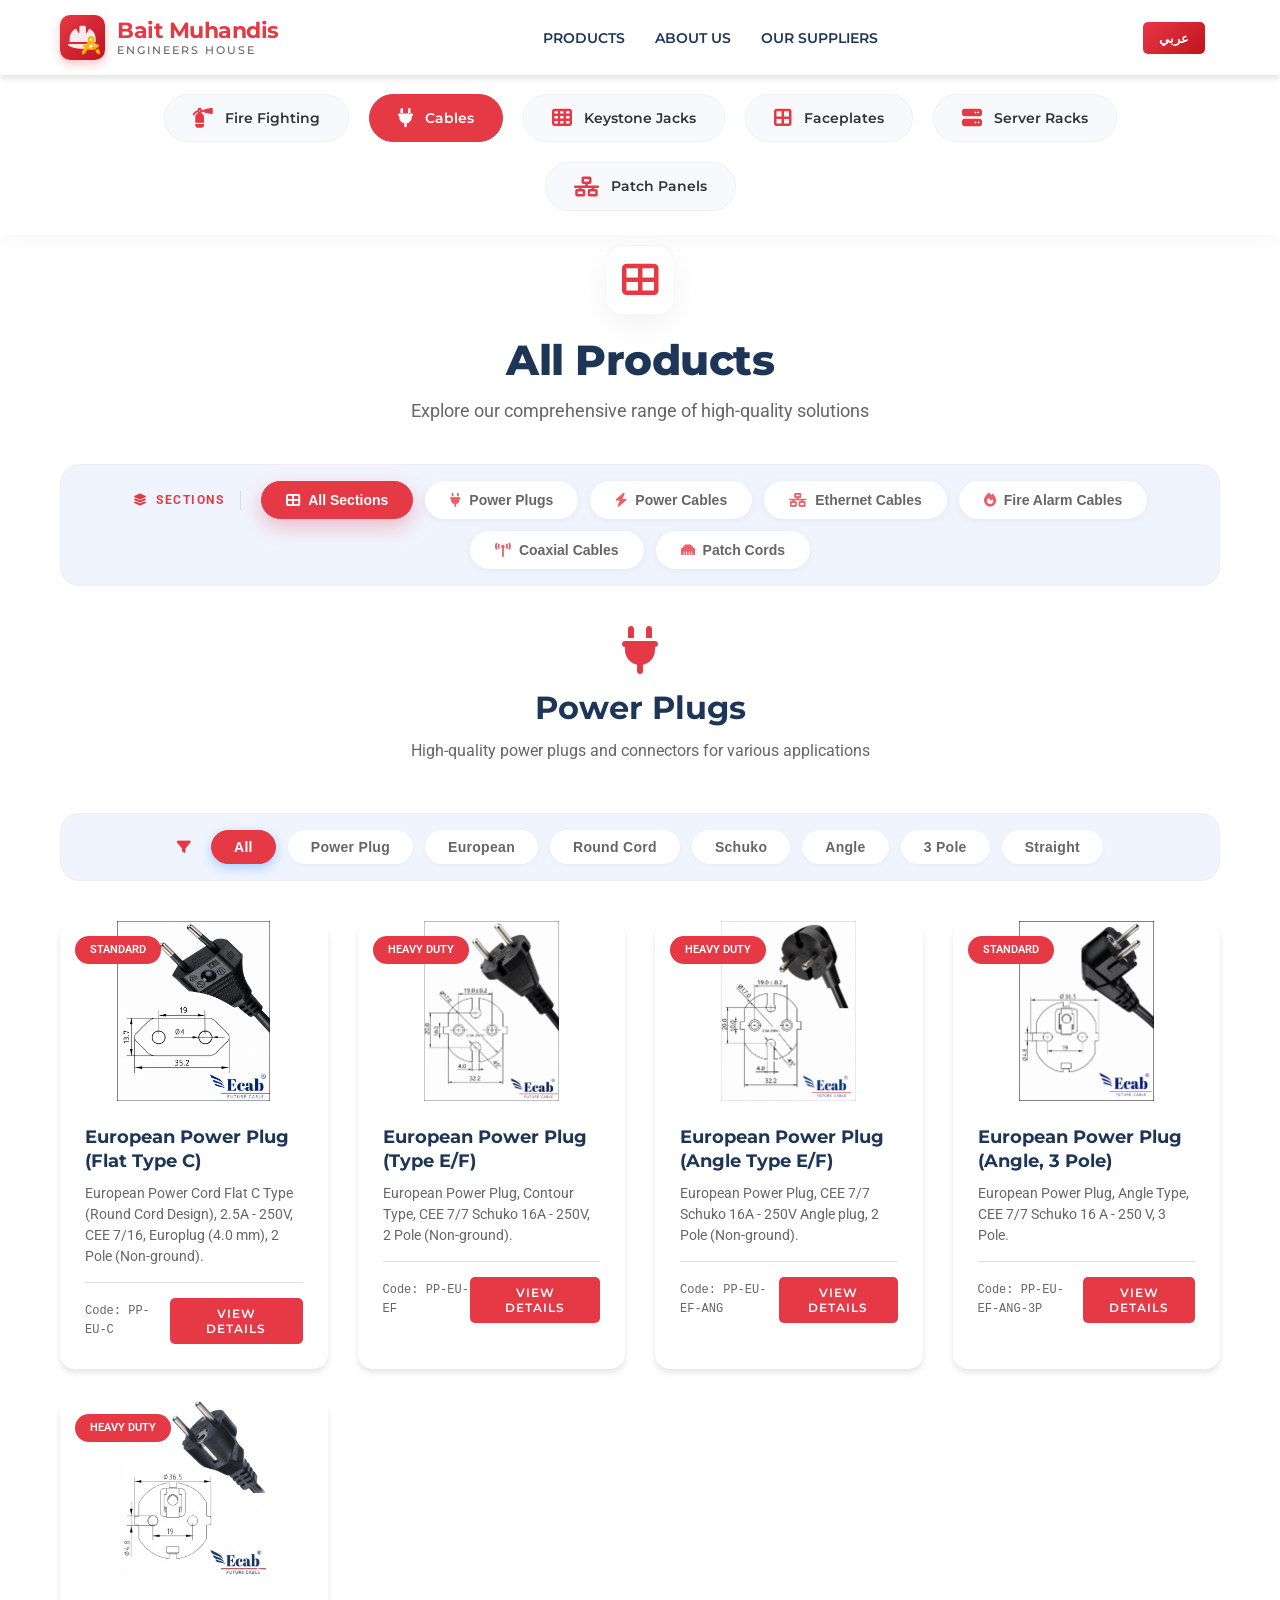
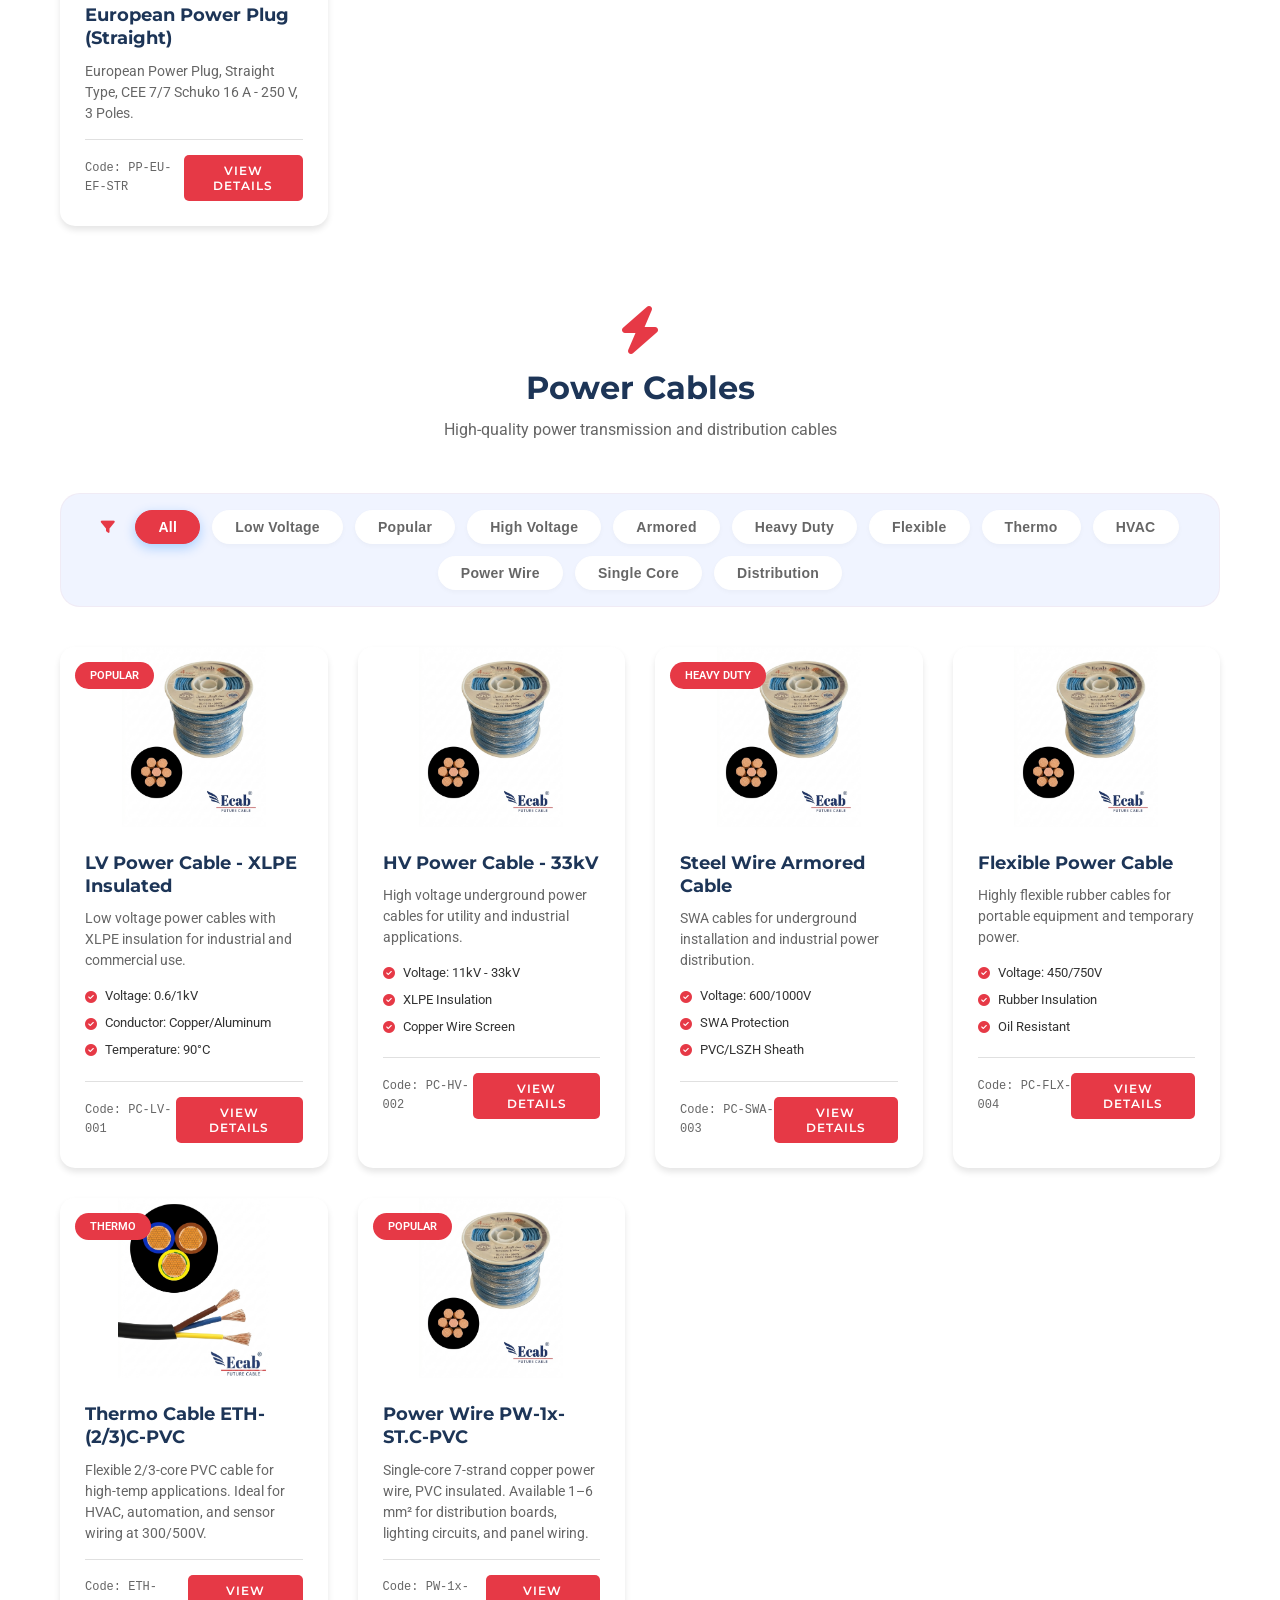
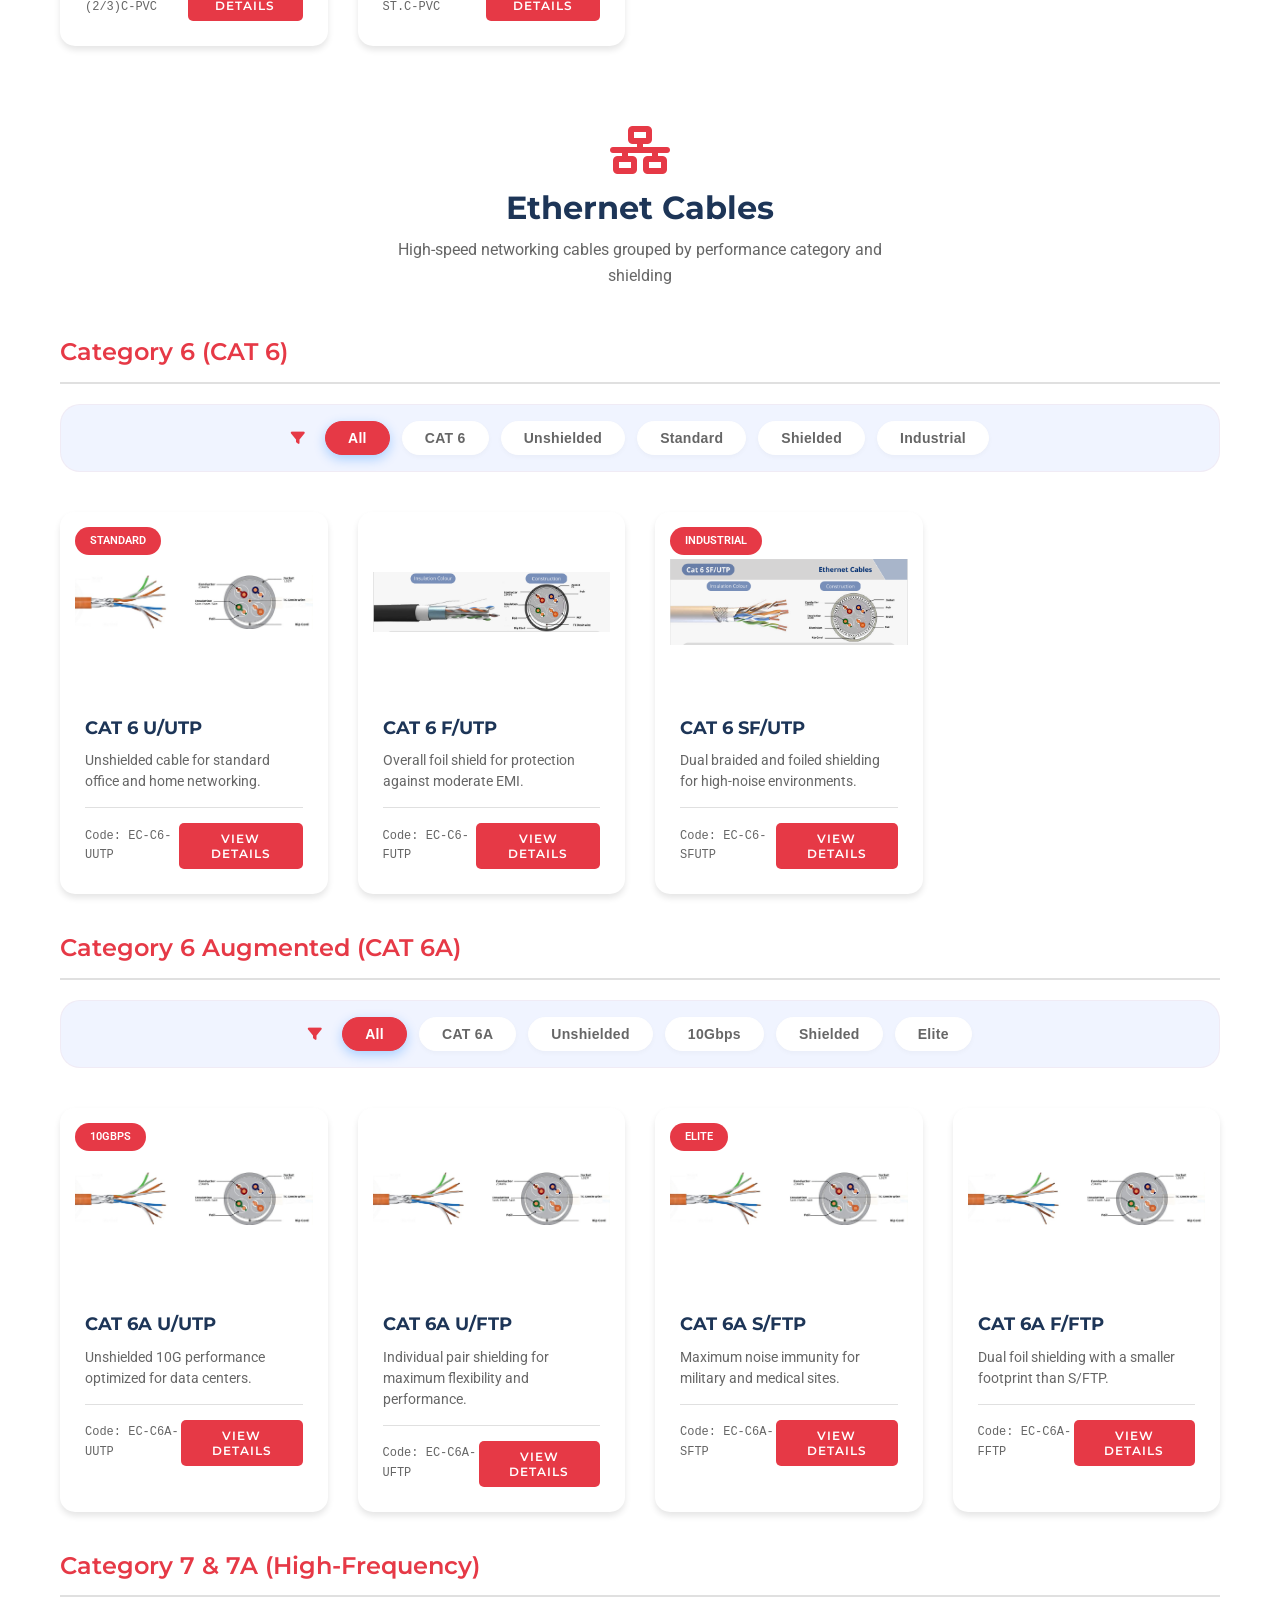
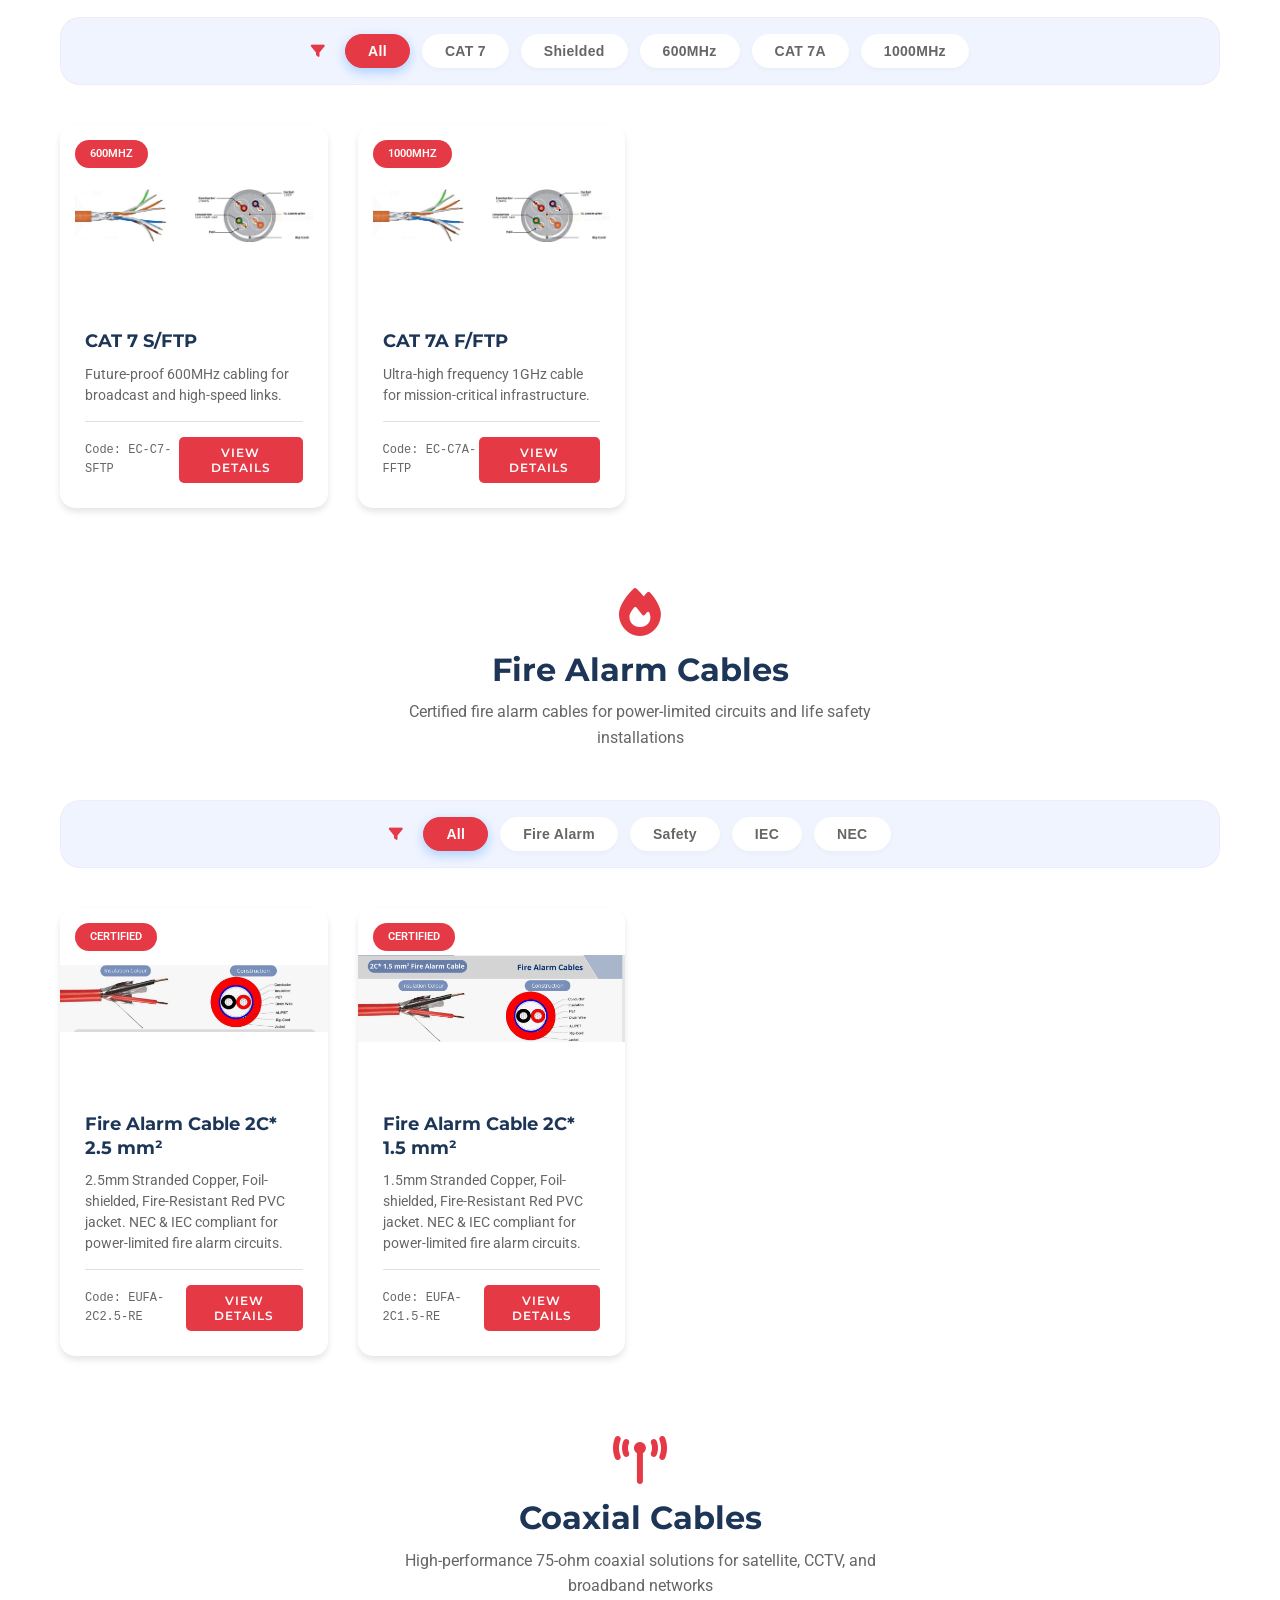
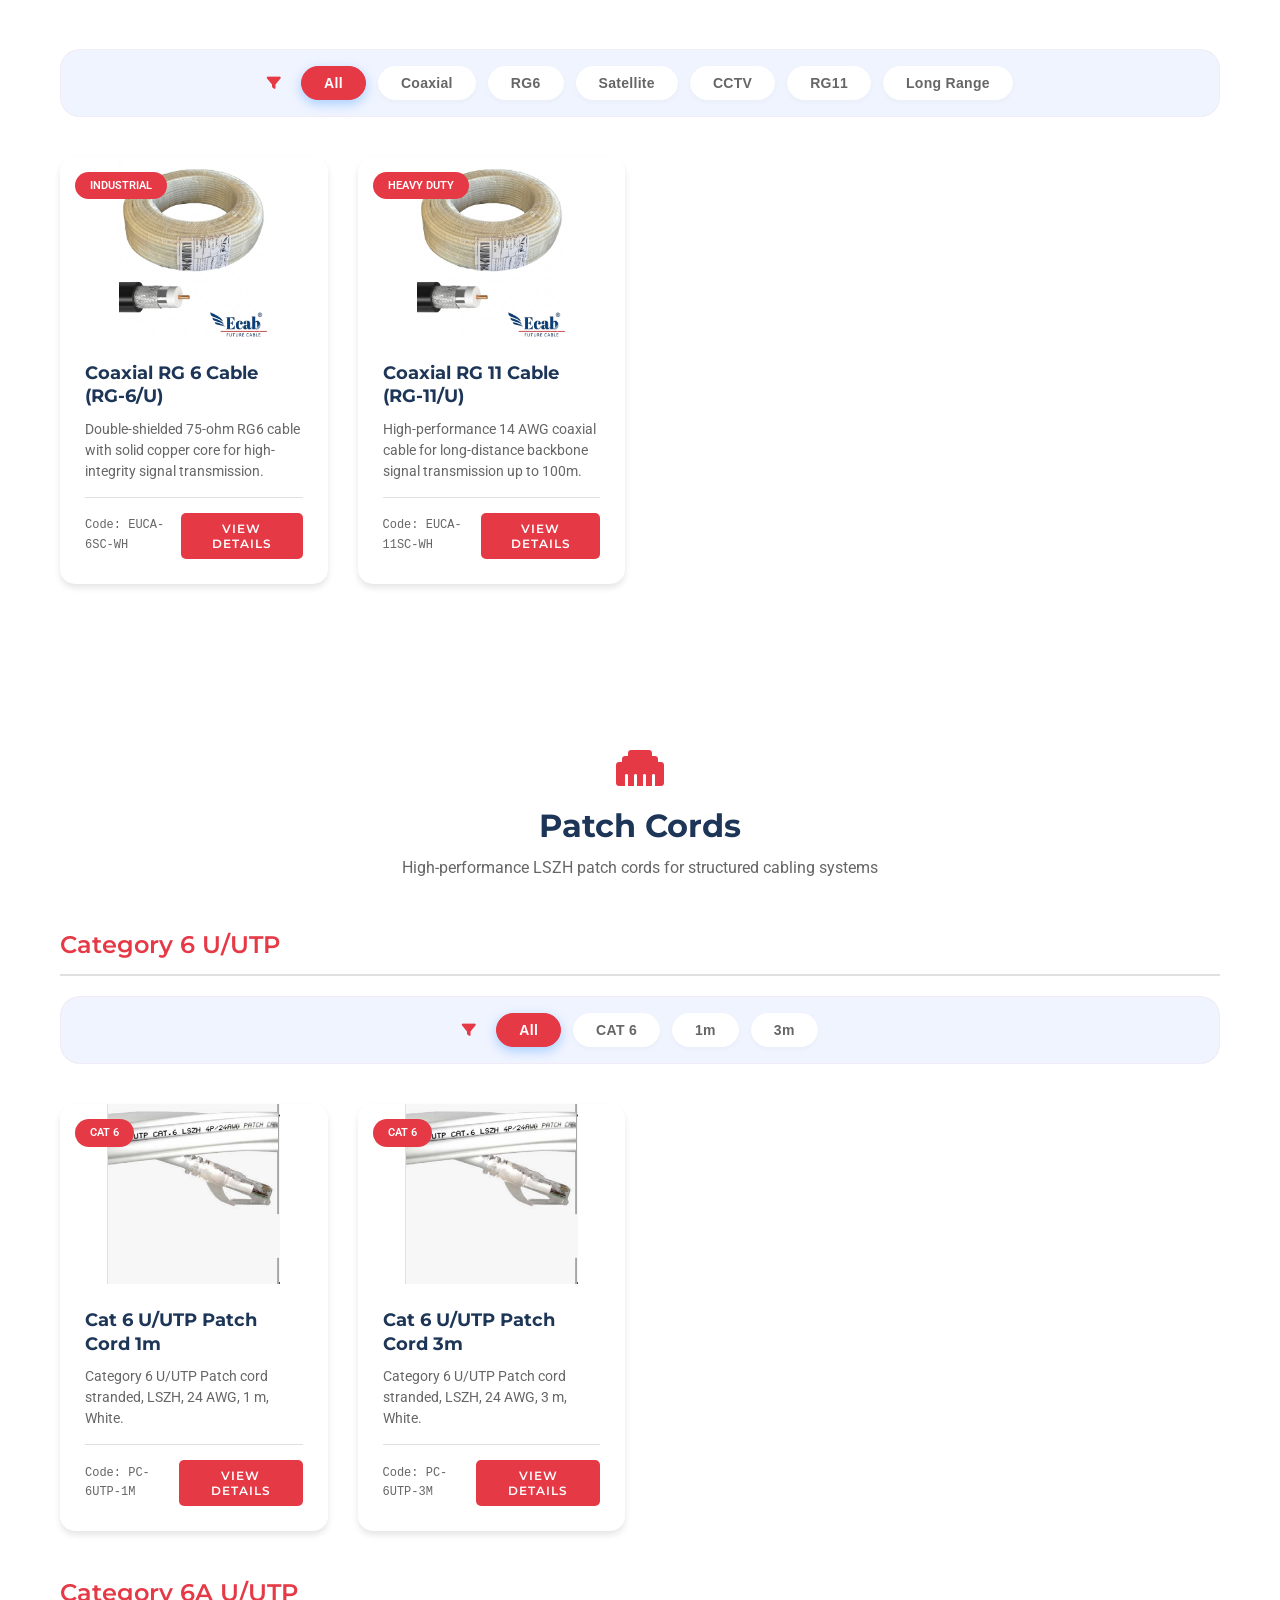
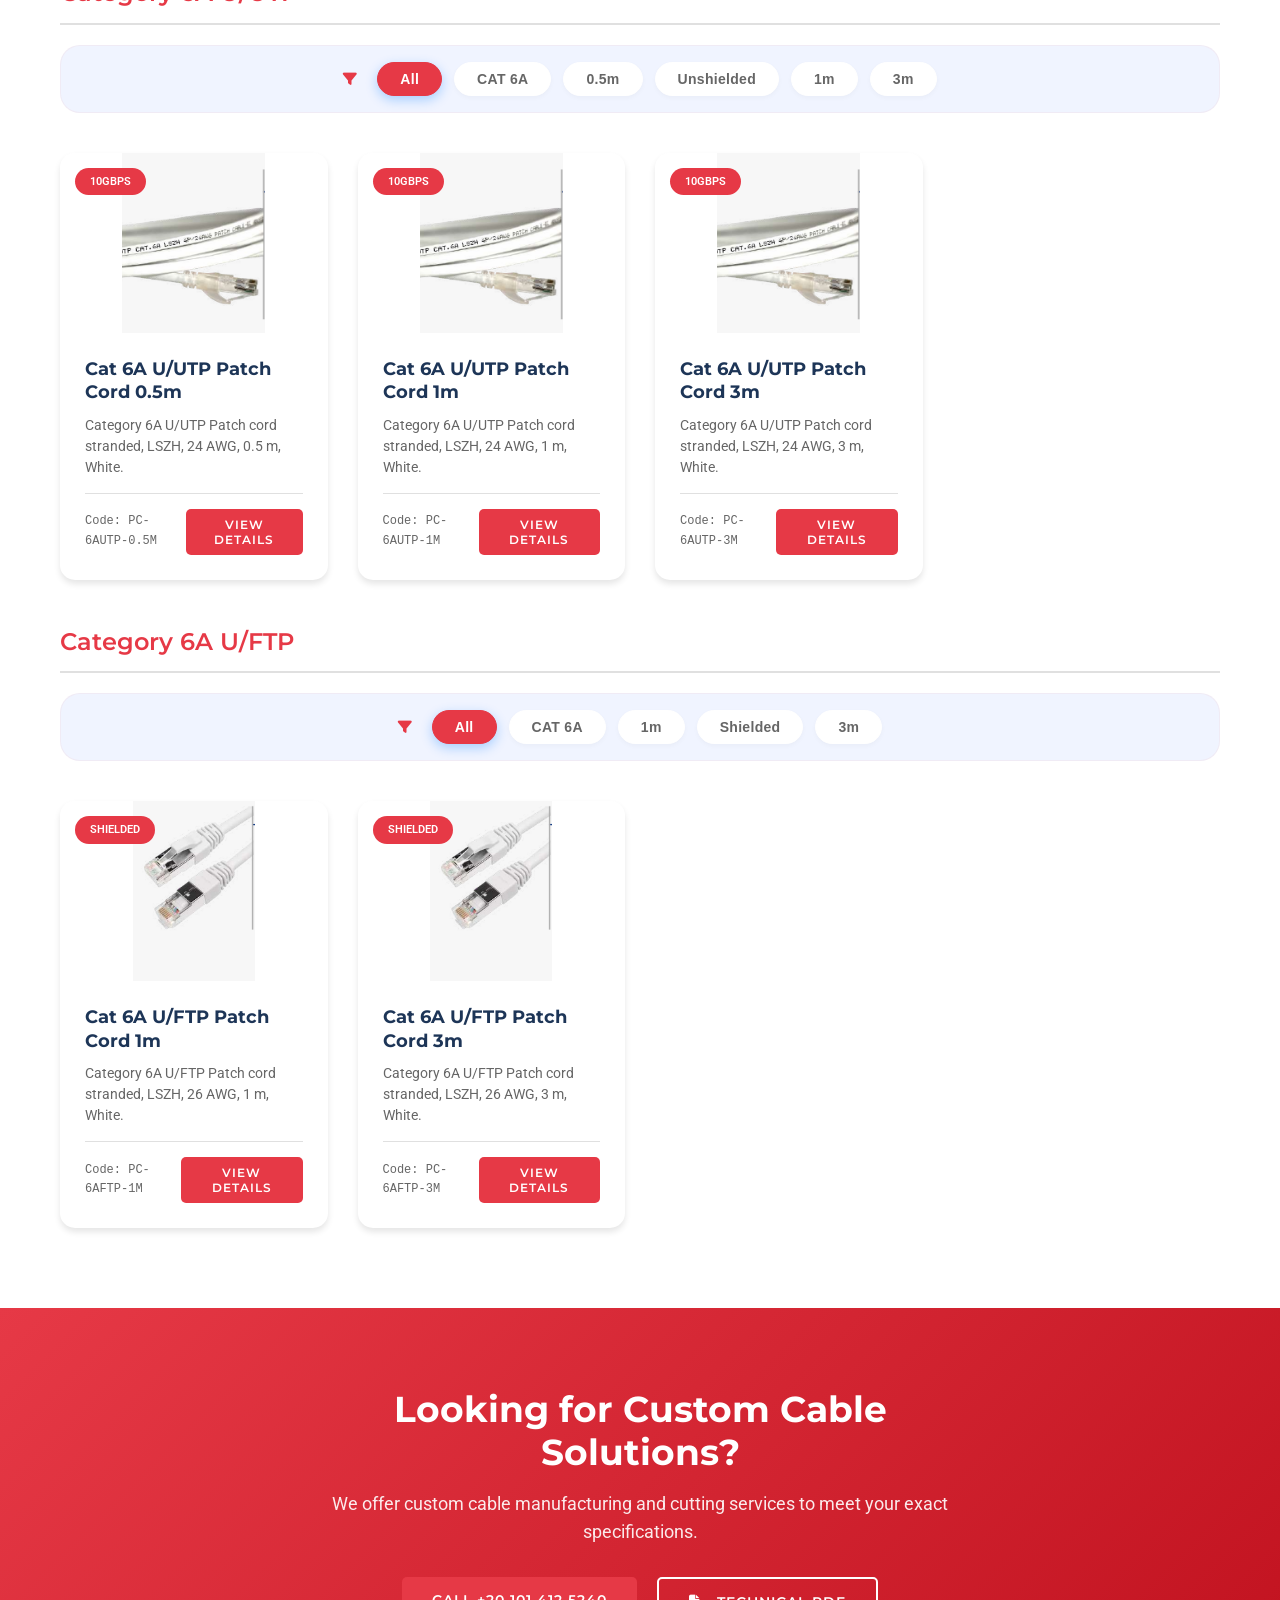
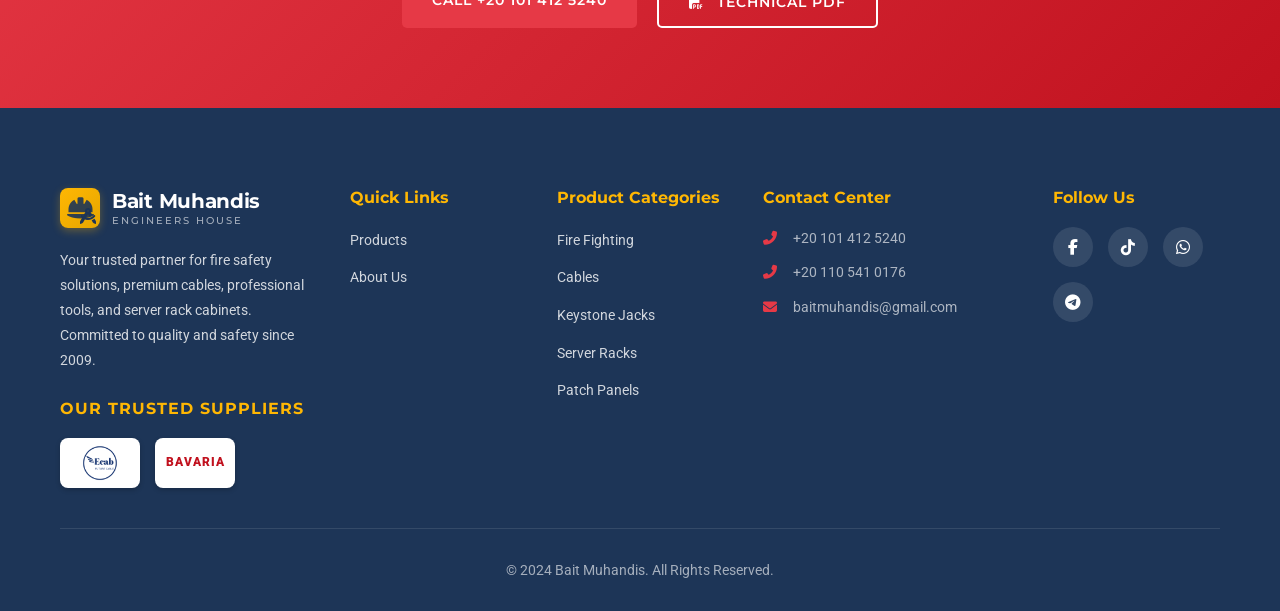
<file: index.html>
<!DOCTYPE html>
<html lang="en">
<head>
    <meta charset="UTF-8">
    <meta name="viewport" content="width=device-width, initial-scale=1.0">
    <meta name="description" content="Discover Bait Muhandis wide selection of premium cables including power cables, ethernet, coaxial, and fire alarm cables designed for industrial reliability.">
    <meta name="keywords" content="Bait Muhandis, Engineers House, electrical cables, ethernet cables, coaxial cables, fire alarm cables, power plugs, Bait Muhandis cables">
    <meta name="author" content="Bait Muhandis">
    <meta property="og:title" content="Cables & Power Plugs - Bait Muhandis">
    <meta property="og:description" content="Discover Bait Muhandis wide selection of premium cables including power cables, ethernet, coaxial, and fire alarm cables designed for industrial reliability.">
    <meta property="og:type" content="website">
    <meta property="og:site_name" content="Bait Muhandis">
    <meta name="twitter:card" content="summary_large_image">
    <title>Products - Bait Muhandis</title>
    <link rel="stylesheet" href="css/style.css">
    <link rel="stylesheet" href="css/products.css">
    <link rel="preconnect" href="https://fonts.googleapis.com">
    <link rel="preconnect" href="https://fonts.gstatic.com" crossorigin>
    <link href="https://fonts.googleapis.com/css2?family=Roboto:wght@300;400;500;700&family=Montserrat:wght@400;600;700&display=swap" rel="stylesheet">
    <link rel="stylesheet" href="https://cdnjs.cloudflare.com/ajax/libs/font-awesome/6.4.0/css/all.min.css">
    <link rel="icon" href="images/favicon.jpg" type="image/jpeg">
</head>
<body>
    <!-- Header -->
    <header class="header">
        <div class="container">
            <div class="logo">
                <div class="logo-icon">
                    <i class="fas fa-hard-hat"></i>
                    <i class="fas fa-drafting-compass"></i>
                </div>
                <div class="logo-text">
                    <span class="logo-main">Bait Muhandis</span>
                    <span class="logo-tag">Engineers House</span>
                </div>
            </div>
            <nav class="nav" id="navMenu">
                <ul class="nav-list">
                    <li><a href="index.html" class="nav-link active" data-en="Products" data-ar="المنتجات">Products</a></li>
                    <li><a href="about.html" class="nav-link" data-en="About Us" data-ar="من نحن">About Us</a></li>
                    <li><a href="#footer-suppliers" class="nav-link" data-en="Our Suppliers" data-ar="موردونا">Our Suppliers</a></li>
                </ul>
            </nav>
            <button class="lang-btn" id="langBtn" aria-label="Switch Language">
                <span class="lang-text">عربي</span>
            </button>
            <button class="mobile-menu-btn" id="mobileMenuBtn" aria-label="Toggle menu">
                <i class="fas fa-bars"></i>
            </button>
        </div>
    </header>

<!-- Product Categories Navigation -->
    <section class="category-nav">
        <div class="container">
            <div class="category-tabs">
                <a href="products-fire-solutions.html" class="category-tab">
                    <i class="fas fa-fire-extinguisher"></i>
                    <span data-en="Fire Fighting" data-ar="مكافحة الحرائق">Fire Fighting</span>
                </a>
                <a href="index.html" class="category-tab active">
                    <i class="fas fa-plug"></i>
                    <span data-en="Cables" data-ar="الكابلات">Cables</span>
                </a>
                <a href="products-keystone-jacks.html" class="category-tab">
                    <i class="fas fa-th"></i>
                    <span data-en="Keystone Jacks" data-ar="مقابس كيستون">Keystone Jacks</span>
                </a>
                <a href="products-keystone-jacks.html#faceplates" class="category-tab">
                    <i class="fas fa-border-all"></i>
                    <span data-en="Faceplates" data-ar="لوحات الحائط">Faceplates</span>
                </a>
                
                <a href="products-racks.html" class="category-tab">
                    <i class="fas fa-server"></i>
                    <span data-en="Server Racks" data-ar="خزائن السيرفر">Server Racks</span>
                </a>
                <a href="products-patch-panels.html" class="category-tab">
                    <i class="fas fa-network-wired"></i>
                    <span data-en="Patch Panels" data-ar="لوحات التوصيل">Patch Panels</span>
                </a>
            </div>
        </div>
    </section>

    <!-- Products Grid -->
    <section class="products-detail">
        <div class="container">
            <!-- Power Plugs -->
            <div class="product-detail-section" id="power-plugs">
                <div class="section-title">
                    <i class="fas fa-plug"></i>
                    <h2 data-en="Power Plugs" data-ar="قوابس الطاقة">Power Plugs</h2>
                    <p data-en="High-quality power plugs and connectors for various applications" data-ar="قوابس وموصلات طاقة عالية الجودة لمختلف التطبيقات">High-quality power plugs and connectors for various applications</p>
                </div>
                <div class="products-grid">
                    <div class="product-item full-grid-item" data-filter-tags="Power Plug,European,Round Cord" onclick="showProductModal('power-plug-eu')">
                        <div class="product-badge" data-en="Standard" data-ar="قياسي">Standard</div>
                        <div class="product-img">
                            <img src="images/cables/power-plug-eu.png" alt="European Power Plug">
                        </div>
                        <div class="product-info">
                            <h3 data-en="European Power Plug (Flat Type C)" data-ar="قابس طاقة أوروبي">European Power Plug (Flat Type C)</h3>
                            <p class="product-desc" data-en="European Power Cord Flat C Type (Round Cord Design), 2.5A - 250V, CEE 7/16, Europlug (4.0 mm), 2 Pole (Non-ground)." data-ar="سلك طاقة أوروبي مسطح من النوع C (تصميم سلك دائري)، 2.5 أمبير - 250 فولت.">European Power Cord Flat C Type (Round Cord Design), 2.5A - 250V, CEE 7/16, Europlug (4.0 mm), 2 Pole (Non-ground).</p>
                            <div class="product-footer">
                                <span class="product-code">Code: PP-EU-C</span>
                                <button class="btn btn-primary btn-sm" data-en="View Details" data-ar="عرض التفاصيل">View Details</button>
                            </div>
                        </div>
                    </div>
                    <div class="product-item full-grid-item" data-filter-tags="Power Plug,European,Round Cord,Schuko" onclick="showProductModal('power-plug-eu-ef')">
                        <div class="product-badge" data-en="Heavy Duty" data-ar="قوي">Heavy Duty</div>
                        <div class="product-img">
                            <img src="images/cables/power-plug-eu-ef.png" alt="European Power Plug Type E/F">
                        </div>
                        <div class="product-info">
                            <h3 data-en="European Power Plug (Type E/F)" data-ar="قابس طاقة أوروبي">European Power Plug (Type E/F)</h3>
                            <p class="product-desc" data-en="European Power Plug, Contour Type, CEE 7/7 Schuko 16A - 250V, 2 Pole (Non-ground)." data-ar="قابس طاقة أوروبي، نوع محيطي، شيكو 16 أمبير - 250 فولت.">European Power Plug, Contour Type, CEE 7/7 Schuko 16A - 250V, 2 Pole (Non-ground).</p>
                            <div class="product-footer">
                                <span class="product-code">Code: PP-EU-EF</span>
                                <button class="btn btn-primary btn-sm" data-en="View Details" data-ar="عرض التفاصيل">View Details</button>
                            </div>
                        </div>
                    </div>
                    <div class="product-item full-grid-item" data-filter-tags="Power Plug,European,Round Cord,Schuko,Angle" onclick="showProductModal('power-plug-eu-ef-angle')">
                        <div class="product-badge" data-en="Heavy Duty" data-ar="قوي">Heavy Duty</div>
                        <div class="product-img">
                            <img src="images/cables/power-plug-eu-ef-angle.png" alt="European Power Plug Type E/F Angle">
                        </div>
                        <div class="product-info">
                            <h3 data-en="European Power Plug (Angle Type E/F)" data-ar="قابس طاقة أوروبي زاوية">European Power Plug (Angle Type E/F)</h3>
                            <p class="product-desc" data-en="European Power Plug, CEE 7/7 Schuko 16A - 250V Angle plug, 2 Pole (Non-ground)." data-ar="قابس طاقة أوروبي، شيكو 16 أمبير - 250 فولت زاوية.">European Power Plug, CEE 7/7 Schuko 16A - 250V Angle plug, 2 Pole (Non-ground).</p>
                            <div class="product-footer">
                                <span class="product-code">Code: PP-EU-EF-ANG</span>
                                <button class="btn btn-primary btn-sm" data-en="View Details" data-ar="عرض التفاصيل">View Details</button>
                            </div>
                        </div>
                    </div>
                    <div class="product-item full-grid-item" data-filter-tags="Power Plug,European,Round Cord,Schuko,Angle,3 Pole" onclick="showProductModal('power-plug-eu-ef-angle-3pole')">
                        <div class="product-badge" data-en="Standard" data-ar="قياسي">Standard</div>
                        <div class="product-img">
                            <img src="images/cables/power-plug-eu-ef-angle-3pole.png" alt="European Power Plug Type E/F Angle 3 Pole">
                        </div>
                        <div class="product-info">
                            <h3 data-en="European Power Plug (Angle, 3 Pole)" data-ar="قابس طاقة أوروبي 3 أقطاب">European Power Plug (Angle, 3 Pole)</h3>
                            <p class="product-desc" data-en="European Power Plug, Angle Type, CEE 7/7 Schuko 16 A - 250 V, 3 Pole." data-ar="قابس طاقة أوروبي زاوية، شيكو 16 أمبير - 250 فولت، 3 أقطاب.">European Power Plug, Angle Type, CEE 7/7 Schuko 16 A - 250 V, 3 Pole.</p>
                            <div class="product-footer">
                                <span class="product-code">Code: PP-EU-EF-ANG-3P</span>
                                <button class="btn btn-primary btn-sm" data-en="View Details" data-ar="عرض التفاصيل">View Details</button>
                            </div>
                        </div>
                    </div>
                    <div class="product-item full-grid-item" data-filter-tags="Power Plug,European,Round Cord,Schuko,Straight" onclick="showProductModal('power-plug-eu-ef-straight')">
                        <div class="product-badge" data-en="Heavy Duty" data-ar="قوي">Heavy Duty</div>
                        <div class="product-img">
                            <img src="images/cables/power-plug-eu-ef-straight.png" alt="European Power Plug Type E/F Straight">
                        </div>
                        <div class="product-info">
                            <h3 data-en="European Power Plug (Straight)" data-ar="قابس طاقة أوروبي مستقيم">European Power Plug (Straight)</h3>
                            <p class="product-desc" data-en="European Power Plug, Straight Type, CEE 7/7 Schuko 16 A - 250 V, 3 Poles." data-ar="قابس طاقة أوروبي مستقيم، شيكو 16 أمبير - 250 فولت، 3 أقطاب.">European Power Plug, Straight Type, CEE 7/7 Schuko 16 A - 250 V, 3 Poles.</p>
                            <div class="product-footer">
                                <span class="product-code">Code: PP-EU-EF-STR</span>
                                <button class="btn btn-primary btn-sm" data-en="View Details" data-ar="عرض التفاصيل">View Details</button>
                            </div>
                        </div>
                    </div>
                </div>
            </div>

            <!-- Power Cables -->
            <div class="product-detail-section" data-category="cables">
                <div class="section-title">
                    <i class="fas fa-bolt"></i>
                    <h2 data-en="Power Cables" data-ar="كابلات الطاقة">Power Cables</h2>
                    <p data-en="High-quality power transmission and distribution cables" data-ar="كابلات نقل وتوزيع الطاقة عالية الجودة">High-quality power transmission and distribution cables</p>
                </div>
                <div class="products-grid">
                    <div class="product-item full-grid-item" data-filter-tags="Low Voltage,Popular" onclick="showProductModal('cable-lv')">
                        <div class="product-badge" data-en="Popular" data-ar="شائع">Popular</div>
                        <div class="product-img">
                            <img src="images/cables/power-cable-grid.png" alt="LV Power Cable">
                        </div>
                        <div class="product-info">
                            <h3 data-en="LV Power Cable - XLPE Insulated" data-ar="كابل طاقة منخفض الجهد - معزول XLPE">LV Power Cable - XLPE Insulated</h3>
                            <p class="product-desc" data-en="Low voltage power cables with XLPE insulation for industrial and commercial use." data-ar="كابلات طاقة منخفضة الجهد مع عزل XLPE للاستخدام الصناعي والتجاري.">Low voltage power cables with XLPE insulation for industrial and commercial use.</p>
                            <ul class="product-specs">
                                <li><i class="fas fa-check-circle"></i> <span data-en="Voltage: 0.6/1kV" data-ar="الجهد: 0.6/1kV">Voltage: 0.6/1kV</span></li>
                                <li><i class="fas fa-check-circle"></i> <span data-en="Conductor: Copper/Aluminum" data-ar="الموصل: نحاس/ألمنيوم">Conductor: Copper/Aluminum</span></li>
                                <li><i class="fas fa-check-circle"></i> <span data-en="Temperature: 90°C" data-ar="درجة الحرارة: 90°C">Temperature: 90°C</span></li>
                            </ul>
                            <div class="product-footer">
                                <span class="product-code">Code: PC-LV-001</span>
                                <button class="btn btn-primary btn-sm" data-en="View Details" data-ar="عرض التفاصيل">View Details</button>
                            </div>
                        </div>
                    </div>

                    <div class="product-item full-grid-item" data-filter-tags="High Voltage" onclick="showProductModal('cable-hv')">
                        <div class="product-img">
                            <img src="images/cables/power-cable-grid.png" alt="HV Power Cable">
                        </div>
                        <div class="product-info">
                            <h3 data-en="HV Power Cable - 33kV" data-ar="كابل طاقة عالي الجهد - 33kV">HV Power Cable - 33kV</h3>
                            <p class="product-desc" data-en="High voltage underground power cables for utility and industrial applications." data-ar="كابلات طاقة عالية الجهد تحت الأرض للتطبيقات الصناعية والمرافق.">High voltage underground power cables for utility and industrial applications.</p>
                            <ul class="product-specs">
                                <li><i class="fas fa-check-circle"></i> <span data-en="Voltage: 11kV - 33kV" data-ar="الجهد: 11kV - 33kV">Voltage: 11kV - 33kV</span></li>
                                <li><i class="fas fa-check-circle"></i> <span data-en="XLPE Insulation" data-ar="عزل XLPE">XLPE Insulation</span></li>
                                <li><i class="fas fa-check-circle"></i> <span data-en="Copper Wire Screen" data-ar="شاشة سلك نحاسي">Copper Wire Screen</span></li>
                            </ul>
                            <div class="product-footer">
                                <span class="product-code">Code: PC-HV-002</span>
                                <button class="btn btn-primary btn-sm" data-en="View Details" data-ar="عرض التفاصيل">View Details</button>
                            </div>
                        </div>
                    </div>

                    <div class="product-item full-grid-item" data-filter-tags="Armored,Heavy Duty" onclick="showProductModal('cable-armored')">
                        <div class="product-badge" data-en="Heavy Duty" data-ar="للأعمال الشاقة">Heavy Duty</div>
                        <div class="product-img">
                            <img src="images/cables/power-cable-grid.png" alt="Steel Wire Armored Cable">
                        </div>
                        <div class="product-info">
                            <h3 data-en="Steel Wire Armored Cable" data-ar="كابل مدرع بسلك فولاذي">Steel Wire Armored Cable</h3>
                            <p class="product-desc" data-en="SWA cables for underground installation and industrial power distribution." data-ar="كابلات SWA للتركيب تحت الأرض وتوزيع الطاقة الصناعية.">SWA cables for underground installation and industrial power distribution.</p>
                            <ul class="product-specs">
                                <li><i class="fas fa-check-circle"></i> <span data-en="Voltage: 600/1000V" data-ar="الجهد: 600/1000V">Voltage: 600/1000V</span></li>
                                <li><i class="fas fa-check-circle"></i> <span data-en="SWA Protection" data-ar="حماية SWA">SWA Protection</span></li>
                                <li><i class="fas fa-check-circle"></i> <span data-en="PVC/LSZH Sheath" data-ar="غلاف PVC/LSZH">PVC/LSZH Sheath</span></li>
                            </ul>
                            <div class="product-footer">
                                <span class="product-code">Code: PC-SWA-003</span>
                                <button class="btn btn-primary btn-sm" data-en="View Details" data-ar="عرض التفاصيل">View Details</button>
                            </div>
                        </div>
                    </div>

                    <div class="product-item full-grid-item" data-filter-tags="Flexible" onclick="showProductModal('cable-flexible')">
                        <div class="product-img">
                            <img src="images/cables/power-cable-grid.png" alt="Flexible Power Cable">
                        </div>
                        <div class="product-info">
                            <h3 data-en="Flexible Power Cable" data-ar="كابل طاقة مرن">Flexible Power Cable</h3>
                            <p class="product-desc" data-en="Highly flexible rubber cables for portable equipment and temporary power." data-ar="كابلات مطاطية مرنة للغاية للمعدات المحمولة والطاقة المؤقتة.">Highly flexible rubber cables for portable equipment and temporary power.</p>
                            <ul class="product-specs">
                                <li><i class="fas fa-check-circle"></i> <span data-en="Voltage: 450/750V" data-ar="الجهد: 450/750V">Voltage: 450/750V</span></li>
                                <li><i class="fas fa-check-circle"></i> <span data-en="Rubber Insulation" data-ar="عزل مطاطي">Rubber Insulation</span></li>
                                <li><i class="fas fa-check-circle"></i> <span data-en="Oil Resistant" data-ar="مقاوم للزيت">Oil Resistant</span></li>
                            </ul>
                            <div class="product-footer">
                                <span class="product-code">Code: PC-FLX-004</span>
                                <button class="btn btn-primary btn-sm" data-en="View Details" data-ar="عرض التفاصيل">View Details</button>
                            </div>
                        </div>
                    </div>

                    <div class="product-item full-grid-item" data-filter-tags="Thermo,Flexible,HVAC" onclick="showProductModal('cable-thermo')">
                        <div class="product-badge" data-en="Thermo" data-ar="حراري">Thermo</div>
                        <div class="product-img">
                            <img src="images/cables/thermo-cable-grid.png" alt="Thermo Cable ETH-(2/3)C-PVC">
                        </div>
                        <div class="product-info">
                            <h3 data-en="Thermo Cable ETH-(2/3)C-PVC" data-ar="كابل حراري ETH">Thermo Cable ETH-(2/3)C-PVC</h3>
                            <p class="product-desc" data-en="Flexible 2/3-core PVC cable for high-temp applications. Ideal for HVAC, automation, and sensor wiring at 300/500V." data-ar="كابل PVC مرن بنواتين/ثلاث نوى للتطبيقات عالية الحرارة. مثالي للتدفئة والتكييف والأتمتة.">Flexible 2/3-core PVC cable for high-temp applications. Ideal for HVAC, automation, and sensor wiring at 300/500V.</p>
                            <div class="product-footer">
                                <span class="product-code">Code: ETH-(2/3)C-PVC</span>
                                <button class="btn btn-primary btn-sm" data-en="View Details" data-ar="عرض التفاصيل">View Details</button>
                            </div>
                        </div>
                    </div>

                    <div class="product-item full-grid-item" data-filter-tags="Power Wire,Single Core,Distribution" onclick="showProductModal('cable-power-wire')">
                        <div class="product-badge" data-en="Popular" data-ar="شائع">Popular</div>
                        <div class="product-img">
                            <img src="images/cables/power-cable-grid.png" alt="Power Wire PW-1x-ST.C-PVC">
                        </div>
                        <div class="product-info">
                            <h3 data-en="Power Wire PW-1x-ST.C-PVC" data-ar="سلك طاقة أحادي النواة">Power Wire PW-1x-ST.C-PVC</h3>
                            <p class="product-desc" data-en="Single-core 7-strand copper power wire, PVC insulated. Available 1–6 mm² for distribution boards, lighting circuits, and panel wiring." data-ar="سلك طاقة أحادي النواة 7 شعيرات نحاسية، معزول بـ PVC. متوفر بمقاطع 1-6 مم² للوحات التوزيع.">Single-core 7-strand copper power wire, PVC insulated. Available 1–6 mm² for distribution boards, lighting circuits, and panel wiring.</p>
                            <div class="product-footer">
                                <span class="product-code">Code: PW-1x-ST.C-PVC</span>
                                <button class="btn btn-primary btn-sm" data-en="View Details" data-ar="عرض التفاصيل">View Details</button>
                            </div>
                        </div>
                    </div>
                </div>
            </div>

            <!-- Ethernet Cables -->
            <!-- Ethernet Cables -->
            <div class="product-detail-section" id="ethernet-cables">
                <div class="section-title">
                    <i class="fas fa-network-wired"></i>
                    <h2 data-en="Ethernet Cables" data-ar="كابلات الإيثرنت">Ethernet Cables</h2>
                    <p data-en="High-speed networking cables grouped by performance category and shielding" data-ar="كابلات الشبكات عالية السرعة مصنفة حسب فئة الأداء والنوع">High-speed networking cables grouped by performance category and shielding</p>
                </div>

                <!-- CAT 6 Category -->
                <div class="subcategory-header">
                    <h3 data-en="Category 6 (CAT 6)" data-ar="الفئة 6 (CAT 6)">Category 6 (CAT 6)</h3>
                </div>
                <div class="products-grid">
                    <div class="product-item full-grid-item" data-filter-tags="CAT 6,Unshielded,Standard" onclick="showProductModal('cable-cat6-uutp')">
                        <div class="product-badge" data-en="Standard" data-ar="قياسي">Standard</div>
                        <div class="product-img">
                            <img src="images/ethernet-cable-structure.jpg" alt="CAT 6 U/UTP">
                        </div>
                        <div class="product-info">
                            <h3 data-en="CAT 6 U/UTP" data-ar="CAT 6 U/UTP">CAT 6 U/UTP</h3>
                            <p class="product-desc" data-en="Unshielded cable for standard office and home networking." data-ar="كابل غير محمي لشبكات المكاتب والمنازل القياسية.">Unshielded cable for standard office and home networking.</p>
                            <div class="product-footer">
                                <span class="product-code">Code: EC-C6-UUTP</span>
                                <button class="btn btn-primary btn-sm" data-en="View Details" data-ar="عرض التفاصيل">View Details</button>
                            </div>
                        </div>
                    </div>
                    <div class="product-item full-grid-item" data-filter-tags="CAT 6,Shielded" onclick="showProductModal('cable-cat6-futp')">
                        <div class="product-img">
                            <img src="images/ethernet/cat6-futp-infographic.png" alt="CAT 6 F/UTP">
                        </div>
                        <div class="product-info">
                            <h3 data-en="CAT 6 F/UTP" data-ar="CAT 6 F/UTP">CAT 6 F/UTP</h3>
                            <p class="product-desc" data-en="Overall foil shield for protection against moderate EMI." data-ar="حماية شاملة برقائق الألمنيوم للحماية من التداخل المتوسط.">Overall foil shield for protection against moderate EMI.</p>
                            <div class="product-footer">
                                <span class="product-code">Code: EC-C6-FUTP</span>
                                <button class="btn btn-primary btn-sm" data-en="View Details" data-ar="عرض التفاصيل">View Details</button>
                            </div>
                        </div>
                    </div>
                    <div class="product-item full-grid-item" data-filter-tags="CAT 6,Shielded,Industrial" onclick="showProductModal('cable-cat6-sfutp')">
                        <div class="product-badge" data-en="Industrial" data-ar="صناعي">Industrial</div>
                        <div class="product-img">
                            <img src="images/ethernet/cat6-sfutp-infographic.png" alt="CAT 6 SF/UTP">
                        </div>
                        <div class="product-info">
                            <h3 data-en="CAT 6 SF/UTP" data-ar="CAT 6 SF/UTP">CAT 6 SF/UTP</h3>
                            <p class="product-desc" data-en="Dual braided and foiled shielding for high-noise environments." data-ar="حماية مزدوجة مضفرة ومغطاة للأماكن ذات الضوضاء العالية.">Dual braided and foiled shielding for high-noise environments.</p>
                            <div class="product-footer">
                                <span class="product-code">Code: EC-C6-SFUTP</span>
                                <button class="btn btn-primary btn-sm" data-en="View Details" data-ar="عرض التفاصيل">View Details</button>
                            </div>
                        </div>
                    </div>
                </div>

                <!-- CAT 6A Category -->
                <div class="subcategory-header">
                    <h3 data-en="Category 6 Augmented (CAT 6A)" data-ar="الفئة 6 المطورة (CAT 6A)">Category 6 Augmented (CAT 6A)</h3>
                </div>
                <div class="products-grid">
                    <div class="product-item full-grid-item" data-filter-tags="CAT 6A,Unshielded,10Gbps" onclick="showProductModal('cable-cat6a-uutp')">
                        <div class="product-badge" data-en="10Gbps" data-ar="10Gbps">10Gbps</div>
                        <div class="product-img">
                            <img src="images/ethernet-cable-structure.jpg" alt="CAT 6A U/UTP">
                        </div>
                        <div class="product-info">
                            <h3 data-en="CAT 6A U/UTP" data-ar="CAT 6A U/UTP">CAT 6A U/UTP</h3>
                            <p class="product-desc" data-en="Unshielded 10G performance optimized for data centers." data-ar="أداء 10G غير محمي محسن لمراكز البيانات.">Unshielded 10G performance optimized for data centers.</p>
                            <div class="product-footer">
                                <span class="product-code">Code: EC-C6A-UUTP</span>
                                <button class="btn btn-primary btn-sm" data-en="View Details" data-ar="عرض التفاصيل">View Details</button>
                            </div>
                        </div>
                    </div>
                    <div class="product-item full-grid-item" data-filter-tags="CAT 6A,Shielded,10Gbps" onclick="showProductModal('cable-cat6a-uftp')">
                        <div class="product-img">
                            <img src="images/ethernet-cable-structure.jpg" alt="CAT 6A U/FTP">
                        </div>
                        <div class="product-info">
                            <h3 data-en="CAT 6A U/FTP" data-ar="CAT 6A U/FTP">CAT 6A U/FTP</h3>
                            <p class="product-desc" data-en="Individual pair shielding for maximum flexibility and performance." data-ar="حماية فردية لكل زوج لتوفير أقصى قدر من المرونة والأداء.">Individual pair shielding for maximum flexibility and performance.</p>
                            <div class="product-footer">
                                <span class="product-code">Code: EC-C6A-UFTP</span>
                                <button class="btn btn-primary btn-sm" data-en="View Details" data-ar="عرض التفاصيل">View Details</button>
                            </div>
                        </div>
                    </div>
                    <div class="product-item full-grid-item" data-filter-tags="CAT 6A,Shielded,10Gbps,Elite" onclick="showProductModal('cable-cat6a-sftp')">
                        <div class="product-badge" data-en="Elite" data-ar="نخبة">Elite</div>
                        <div class="product-img">
                            <img src="images/ethernet-cable-structure.jpg" alt="CAT 6A S/FTP">
                        </div>
                        <div class="product-info">
                            <h3 data-en="CAT 6A S/FTP" data-ar="CAT 6A S/FTP">CAT 6A S/FTP</h3>
                            <p class="product-desc" data-en="Maximum noise immunity for military and medical sites." data-ar="أقصى قدر من الحماية من الضوضاء للمواقع العسكرية والطبية.">Maximum noise immunity for military and medical sites.</p>
                            <div class="product-footer">
                                <span class="product-code">Code: EC-C6A-SFTP</span>
                                <button class="btn btn-primary btn-sm" data-en="View Details" data-ar="عرض التفاصيل">View Details</button>
                            </div>
                        </div>
                    </div>
                    <div class="product-item full-grid-item" data-filter-tags="CAT 6A,Shielded,10Gbps" onclick="showProductModal('cable-cat6a-fftp')">
                        <div class="product-img">
                            <img src="images/ethernet-cable-structure.jpg" alt="CAT 6A F/FTP">
                        </div>
                        <div class="product-info">
                            <h3 data-en="CAT 6A F/FTP" data-ar="CAT 6A F/FTP">CAT 6A F/FTP</h3>
                            <p class="product-desc" data-en="Dual foil shielding with a smaller footprint than S/FTP." data-ar="حماية مزدوجة من الرقائق مع بصمة أصغر من S/FTP.">Dual foil shielding with a smaller footprint than S/FTP.</p>
                            <div class="product-footer">
                                <span class="product-code">Code: EC-C6A-FFTP</span>
                                <button class="btn btn-primary btn-sm" data-en="View Details" data-ar="عرض التفاصيل">View Details</button>
                            </div>
                        </div>
                    </div>
                </div>

                <!-- CAT 7 & 7A Category -->
                <div class="subcategory-header">
                    <h3 data-en="Category 7 & 7A (High-Frequency)" data-ar="الفئة 7 و 7A (تردد عالي)">Category 7 & 7A (High-Frequency)</h3>
                </div>
                <div class="products-grid">
                    <div class="product-item" data-filter-tags="CAT 7,Shielded,600MHz" onclick="showProductModal('cable-cat7-sftp')">
                        <div class="product-badge" data-en="600MHz" data-ar="600MHz">600MHz</div>
                        <div class="product-img">
                            <img src="images/ethernet-cable-structure.jpg" alt="CAT 7 S/FTP">
                        </div>
                        <div class="product-info">
                            <h3 data-en="CAT 7 S/FTP" data-ar="CAT 7 S/FTP">CAT 7 S/FTP</h3>
                            <p class="product-desc" data-en="Future-proof 600MHz cabling for broadcast and high-speed links." data-ar="كابلات 600 ميجاهرتز جاهزة للمستقبل للبث والروابط عالية السرعة.">Future-proof 600MHz cabling for broadcast and high-speed links.</p>
                            <div class="product-footer">
                                <span class="product-code">Code: EC-C7-SFTP</span>
                                <button class="btn btn-primary btn-sm" data-en="View Details" data-ar="عرض التفاصيل">View Details</button>
                            </div>
                        </div>
                    </div>
                    <div class="product-item" data-filter-tags="CAT 7A,Shielded,1000MHz" onclick="showProductModal('cable-cat7a-fftp')">
                        <div class="product-badge" data-en="1000MHz" data-ar="1000MHz">1000MHz</div>
                        <div class="product-img">
                            <img src="images/ethernet-cable-structure.jpg" alt="CAT 7A F/FTP">
                        </div>
                        <div class="product-info">
                            <h3 data-en="CAT 7A F/FTP" data-ar="CAT 7A F/FTP">CAT 7A F/FTP</h3>
                            <p class="product-desc" data-en="Ultra-high frequency 1GHz cable for mission-critical infrastructure." data-ar="كابل بتردد عالٍ يصل إلى 1 جيجاهرتز للبنية التحتية الحيوية.">Ultra-high frequency 1GHz cable for mission-critical infrastructure.</p>
                            <div class="product-footer">
                                <span class="product-code">Code: EC-C7A-FFTP</span>
                                <button class="btn btn-primary btn-sm" data-en="View Details" data-ar="عرض التفاصيل">View Details</button>
                            </div>
                        </div>
                    </div>
                </div>
            </div>

            <!-- Fire Alarm Cables -->
            <div class="product-detail-section" id="fire-alarm-cables">
                <div class="section-title">
                    <i class="fas fa-fire"></i>
                    <h2 data-en="Fire Alarm Cables" data-ar="كابلات إنذار الحريق">Fire Alarm Cables</h2>
                    <p data-en="Certified fire alarm cables for power-limited circuits and life safety installations" data-ar="كابلات إنذار حريق معتمدة للدوائر الكهربائية المحدودة وتركيبات السلامة">Certified fire alarm cables for power-limited circuits and life safety installations</p>
                </div>
                <div class="products-grid">
                    <div class="product-item full-grid-item" data-filter-tags="Fire Alarm,Safety,IEC,NEC" onclick="showProductModal('cable-fire-alarm')">
                        <div class="product-badge" data-en="Certified" data-ar="معتمد">Certified</div>
                        <div class="product-img">
                            <img src="images/cables/fire-alarm-cable-structure.png" alt="Fire Alarm Cable EUFA-2C2.5-RE">
                        </div>
                        <div class="product-info">
                            <h3 data-en="Fire Alarm Cable 2C* 2.5 mm²" data-ar="كابل إنذار حريق 2.5مم">Fire Alarm Cable 2C* 2.5 mm²</h3>
                            <p class="product-desc" data-en="2.5mm Stranded Copper, Foil-shielded, Fire-Resistant Red PVC jacket. NEC & IEC compliant for power-limited fire alarm circuits." data-ar="2.5 مم نحاس مجدول، محمي برقائق، غلاف PVC أحمر مقاوم للحريق. متوافق مع NEC وIEC للدوائر المحدودة.">2.5mm Stranded Copper, Foil-shielded, Fire-Resistant Red PVC jacket. NEC &amp; IEC compliant for power-limited fire alarm circuits.</p>
                            <div class="product-footer">
                                <span class="product-code">Code: EUFA-2C2.5-RE</span>
                                <button class="btn btn-primary btn-sm" data-en="View Details" data-ar="عرض التفاصيل">View Details</button>
                            </div>
                        </div>
                    </div>

                    <div class="product-item full-grid-item" data-filter-tags="Fire Alarm,Safety,IEC,NEC" onclick="showProductModal('cable-fire-alarm-1-5mm')">
                        <div class="product-badge" data-en="Certified" data-ar="معتمد">Certified</div>
                        <div class="product-img">
                            <img src="images/cables/fire-alarm-1-5mm-structure.png" alt="Fire Alarm Cable EUFA-2C1.5-RE">
                        </div>
                        <div class="product-info">
                            <h3 data-en="Fire Alarm Cable 2C* 1.5 mm²" data-ar="كابل إنذار حريق 1.5مم">Fire Alarm Cable 2C* 1.5 mm²</h3>
                            <p class="product-desc" data-en="1.5mm Stranded Copper, Foil-shielded, Fire-Resistant Red PVC jacket. NEC &amp; IEC compliant for power-limited fire alarm circuits." data-ar="1.5 مم نحاس مجدول، محمي برقائق، غلاف PVC أحمر مقاوم للحريق.">1.5mm Stranded Copper, Foil-shielded, Fire-Resistant Red PVC jacket. NEC &amp; IEC compliant for power-limited fire alarm circuits.</p>
                            <div class="product-footer">
                                <span class="product-code">Code: EUFA-2C1.5-RE</span>
                                <button class="btn btn-primary btn-sm" data-en="View Details" data-ar="عرض التفاصيل">View Details</button>
                            </div>
                        </div>
                    </div>
                </div>
            </div>




            <!-- Coaxial Cables -->
            <div class="product-detail-section" id="coaxial-cables">
                <div class="section-title">
                    <i class="fas fa-broadcast-tower"></i>
                    <h2 data-en="Coaxial Cables" data-ar="كابلات محورية">Coaxial Cables</h2>
                    <p data-en="High-performance 75-ohm coaxial solutions for satellite, CCTV, and broadband networks" data-ar="حلول محورية عالية الأداء 75 أوم لشبكات الأقمار الصناعية والدوائر التلفزيونية المغلقة والنطاق العريض">High-performance 75-ohm coaxial solutions for satellite, CCTV, and broadband networks</p>
                </div>
                <div class="products-grid">
                    <div class="product-item full-grid-item" data-filter-tags="Coaxial,RG6,Satellite,CCTV" onclick="showProductModal('cable-coaxial')">
                        <div class="product-badge" data-en="Industrial" data-ar="صناعي">Industrial</div>
                        <div class="product-img">
                            <img src="images/cables/coaxial-cable-grid.png" alt="Coaxial RG 6 Cable">
                        </div>
                        <div class="product-info">
                            <h3 data-en="Coaxial RG 6 Cable (RG-6/U)" data-ar="كابل محوري RG 6">Coaxial RG 6 Cable (RG-6/U)</h3>
                            <p class="product-desc" data-en="Double-shielded 75-ohm RG6 cable with solid copper core for high-integrity signal transmission." data-ar="كابل RG6 مزدوج الحماية 75 أوم مع قلب نحاسي صلب لنقل إشارة عالي السلامة.">Double-shielded 75-ohm RG6 cable with solid copper core for high-integrity signal transmission.</p>
                            <div class="product-footer">
                                <span class="product-code">Code: EUCA-6SC-WH</span>
                                <button class="btn btn-primary btn-sm" data-en="View Details" data-ar="عرض التفاصيل">View Details</button>
                            </div>
                        </div>
                    </div>

                    <div class="product-item full-grid-item" data-filter-tags="Coaxial,RG11,Satellite,Long Range" onclick="showProductModal('cable-coaxial-rg11')">
                        <div class="product-badge" data-en="Heavy Duty" data-ar="للأعمال الشاقة">Heavy Duty</div>
                        <div class="product-img">
                            <img src="images/cables/coaxial-cable-grid.png" alt="Coaxial RG 11 Cable">
                        </div>
                        <div class="product-info">
                            <h3 data-en="Coaxial RG 11 Cable (RG-11/U)" data-ar="كابل محوري RG 11">Coaxial RG 11 Cable (RG-11/U)</h3>
                            <p class="product-desc" data-en="High-performance 14 AWG coaxial cable for long-distance backbone signal transmission up to 100m." data-ar="كابل محوري 14 AWG عالي الأداء لنقل إشارة العمود الفقري لمسافات طويلة تصل إلى 100 م.">High-performance 14 AWG coaxial cable for long-distance backbone signal transmission up to 100m.</p>
                            <div class="product-footer">
                                <span class="product-code">Code: EUCA-11SC-WH</span>
                                <button class="btn btn-primary btn-sm" data-en="View Details" data-ar="عرض التفاصيل">View Details</button>
                            </div>
                        </div>
                    </div>
                </div>
            </div>
        </div>
    </section>

    <!-- Patch Cords Section -->
    <section class="products-detail" id="patch-cords">
        <div class="container">
            <div class="product-detail-section" data-category="cables">
                <div class="section-title">
                    <i class="fas fa-ethernet"></i>
                    <h2 data-en="Patch Cords" data-ar="أسلاك التوصيل">Patch Cords</h2>
                    <p data-en="High-performance LSZH patch cords for structured cabling systems" data-ar="أسلاك توصيل LSZH عالية الأداء لأنظمة التمديدات الهيكلية">High-performance LSZH patch cords for structured cabling systems</p>
                </div>

                <!-- Category 6 U/UTP Group -->
                <div class="subcategory-header">
                    <h3 data-en="Category 6 U/UTP" data-ar="الفئة 6 U/UTP">Category 6 U/UTP</h3>
                </div>
                <div class="products-grid">
                    <div class="product-item" data-filter-tags="CAT 6,1m" onclick="showProductModal('patch-cord-cat6-1m')">
                        <div class="product-badge">Cat 6</div>
                        <div class="product-img">
                            <img src="images/patch-cords/cat6-patch-cord-white.png" alt="Cat 6 U/UTP Patch Cord 1m">
                        </div>
                        <div class="product-info">
                            <h3 data-en="Cat 6 U/UTP Patch Cord 1m" data-ar="سلك توصيل Cat 6 U/UTP بطول 1م">Cat 6 U/UTP Patch Cord 1m</h3>
                            <p class="product-desc" data-en="Category 6 U/UTP Patch cord stranded, LSZH, 24 AWG, 1 m, White." data-ar="سلك توصيل Cat 6 U/UTP مجدول، LSZH، 24 AWG، 1 م، أبيض.">Category 6 U/UTP Patch cord stranded, LSZH, 24 AWG, 1 m, White.</p>
                            <div class="product-footer">
                                <span class="product-code">Code: PC-6UTP-1M</span>
                                <button class="btn btn-primary btn-sm" data-en="View Details" data-ar="عرض التفاصيل">View Details</button>
                            </div>
                        </div>
                    </div>
                    <div class="product-item" data-filter-tags="CAT 6,3m" onclick="showProductModal('patch-cord-cat6-3m')">
                        <div class="product-badge">Cat 6</div>
                        <div class="product-img">
                            <img src="images/patch-cords/cat6-patch-cord-white.png" alt="Cat 6 U/UTP Patch Cord 3m">
                        </div>
                        <div class="product-info">
                            <h3 data-en="Cat 6 U/UTP Patch Cord 3m" data-ar="سلك توصيل Cat 6 U/UTP بطول 3م">Cat 6 U/UTP Patch Cord 3m</h3>
                            <p class="product-desc" data-en="Category 6 U/UTP Patch cord stranded, LSZH, 24 AWG, 3 m, White." data-ar="سلك توصيل Cat 6 U/UTP مجدول، LSZH، 24 AWG، 3 م، أبيض.">Category 6 U/UTP Patch cord stranded, LSZH, 24 AWG, 3 m, White.</p>
                            <div class="product-footer">
                                <span class="product-code">Code: PC-6UTP-3M</span>
                                <button class="btn btn-primary btn-sm" data-en="View Details" data-ar="عرض التفاصيل">View Details</button>
                            </div>
                        </div>
                    </div>
                </div>

                <!-- Category 6A U/UTP Group -->
                <div class="subcategory-header" style="margin-top: 3rem;">
                    <h3 data-en="Category 6A U/UTP" data-ar="الفئة 6A U/UTP">Category 6A U/UTP</h3>
                </div>
                <div class="products-grid">
                    <div class="product-item" data-filter-tags="CAT 6A,0.5m,Unshielded" onclick="showProductModal('patch-cord-cat6a-utp-0.5m')">
                        <div class="product-badge">10Gbps</div>
                        <div class="product-img">
                            <img src="images/patch-cords/cat6a-patch-cord-white.png" alt="Cat 6A U/UTP Patch Cord 0.5m">
                        </div>
                        <div class="product-info">
                            <h3 data-en="Cat 6A U/UTP Patch Cord 0.5m" data-ar="سلك توصيل Cat 6A U/UTP بطول 0.5م">Cat 6A U/UTP Patch Cord 0.5m</h3>
                            <p class="product-desc" data-en="Category 6A U/UTP Patch cord stranded, LSZH, 24 AWG, 0.5 m, White." data-ar="سلك توصيل Cat 6A U/UTP مجدول، LSZH، 24 AWG، 0.5 م، أبيض.">Category 6A U/UTP Patch cord stranded, LSZH, 24 AWG, 0.5 m, White.</p>
                            <div class="product-footer">
                                <span class="product-code">Code: PC-6AUTP-0.5M</span>
                                <button class="btn btn-primary btn-sm" data-en="View Details" data-ar="عرض التفاصيل">View Details</button>
                            </div>
                        </div>
                    </div>
                    <div class="product-item" data-filter-tags="CAT 6A,1m,Unshielded" onclick="showProductModal('patch-cord-cat6a-utp-1m')">
                        <div class="product-badge">10Gbps</div>
                        <div class="product-img">
                            <img src="images/patch-cords/cat6a-patch-cord-white.png" alt="Cat 6A U/UTP Patch Cord 1m">
                        </div>
                        <div class="product-info">
                            <h3 data-en="Cat 6A U/UTP Patch Cord 1m" data-ar="سلك توصيل Cat 6A U/UTP بطول 1م">Cat 6A U/UTP Patch Cord 1m</h3>
                            <p class="product-desc" data-en="Category 6A U/UTP Patch cord stranded, LSZH, 24 AWG, 1 m, White." data-ar="سلك توصيل Cat 6A U/UTP مجدول، LSZH، 24 AWG، 1 م، أبيض.">Category 6A U/UTP Patch cord stranded, LSZH, 24 AWG, 1 m, White.</p>
                            <div class="product-footer">
                                <span class="product-code">Code: PC-6AUTP-1M</span>
                                <button class="btn btn-primary btn-sm" data-en="View Details" data-ar="عرض التفاصيل">View Details</button>
                            </div>
                        </div>
                    </div>
                    <div class="product-item" data-filter-tags="CAT 6A,3m,Unshielded" onclick="showProductModal('patch-cord-cat6a-utp-3m')">
                        <div class="product-badge">10Gbps</div>
                        <div class="product-img">
                            <img src="images/patch-cords/cat6a-patch-cord-white.png" alt="Cat 6A U/UTP Patch Cord 3m">
                        </div>
                        <div class="product-info">
                            <h3 data-en="Cat 6A U/UTP Patch Cord 3m" data-ar="سلك توصيل Cat 6A U/UTP بطول 3م">Cat 6A U/UTP Patch Cord 3m</h3>
                            <p class="product-desc" data-en="Category 6A U/UTP Patch cord stranded, LSZH, 24 AWG, 3 m, White." data-ar="سلك توصيل Cat 6A U/UTP مجدول، LSZH، 24 AWG، 3 م، أبيض.">Category 6A U/UTP Patch cord stranded, LSZH, 24 AWG, 3 m, White.</p>
                            <div class="product-footer">
                                <span class="product-code">Code: PC-6AUTP-3M</span>
                                <button class="btn btn-primary btn-sm" data-en="View Details" data-ar="عرض التفاصيل">View Details</button>
                            </div>
                        </div>
                    </div>
                </div>

                <!-- Category 6A U/FTP Group -->
                <div class="subcategory-header" style="margin-top: 3rem;">
                    <h3 data-en="Category 6A U/FTP" data-ar="الفئة 6A U/FTP">Category 6A U/FTP</h3>
                </div>
                <div class="products-grid">
                    <div class="product-item" data-filter-tags="CAT 6A,1m,Shielded" onclick="showProductModal('patch-cord-cat6a-ftp-1m')">
                        <div class="product-badge">Shielded</div>
                        <div class="product-img">
                            <img src="images/patch-cords/cat6a-ftp-patch-cord-white.png" alt="Cat 6A U/FTP Patch Cord 1m">
                        </div>
                        <div class="product-info">
                            <h3 data-en="Cat 6A U/FTP Patch Cord 1m" data-ar="سلك توصيل Cat 6A U/FTP بطول 1م">Cat 6A U/FTP Patch Cord 1m</h3>
                            <p class="product-desc" data-en="Category 6A U/FTP Patch cord stranded, LSZH, 26 AWG, 1 m, White." data-ar="سلك توصيل Cat 6A U/FTP مجدول، LSZH، 26 AWG، 1 م، أبيض.">Category 6A U/FTP Patch cord stranded, LSZH, 26 AWG, 1 m, White.</p>
                            <div class="product-footer">
                                <span class="product-code">Code: PC-6AFTP-1M</span>
                                <button class="btn btn-primary btn-sm" data-en="View Details" data-ar="عرض التفاصيل">View Details</button>
                            </div>
                        </div>
                    </div>
                    <div class="product-item" data-filter-tags="CAT 6A,3m,Shielded" onclick="showProductModal('patch-cord-cat6a-ftp-3m')">
                        <div class="product-badge">Shielded</div>
                        <div class="product-img">
                            <img src="images/patch-cords/cat6a-ftp-patch-cord-white.png" alt="Cat 6A U/FTP Patch Cord 3m">
                        </div>
                        <div class="product-info">
                            <h3 data-en="Cat 6A U/FTP Patch Cord 3m" data-ar="سلك توصيل Cat 6A U/FTP بطول 3م">Cat 6A U/FTP Patch Cord 3m</h3>
                            <p class="product-desc" data-en="Category 6A U/FTP Patch cord stranded, LSZH, 26 AWG, 3 m, White." data-ar="سلك توصيل Cat 6A U/FTP مجدول، LSZH، 26 AWG، 3 م، أبيض.">Category 6A U/FTP Patch cord stranded, LSZH, 26 AWG, 3 m, White.</p>
                            <div class="product-footer">
                                <span class="product-code">Code: PC-6AFTP-3M</span>
                                <button class="btn btn-primary btn-sm" data-en="View Details" data-ar="عرض التفاصيل">View Details</button>
                            </div>
                        </div>
                    </div>
                </div>
            </div>
        </div>
    </section>

        </div>
    </section>

    <!-- CTA Section -->
    <section class="cta-section">
        <div class="container">
            <div class="cta-content">
                <h2 data-en="Looking for Custom Cable Solutions?" data-ar="تبحث عن حلول كابلات مخصصة؟">Looking for Custom Cable Solutions?</h2>
                <p data-en="We offer custom cable manufacturing and cutting services to meet your exact specifications." data-ar="نقدم خدمات تصنيع وقطع الكابلات المخصصة لتلبية مواصفاتك الدقيقة.">We offer custom cable manufacturing and cutting services to meet your exact specifications.</p>
                <div class="cta-buttons">
                    <a href="tel:+201014125240" class="btn btn-primary" data-en="Call +20 101 412 5240" data-ar="اتصل بنا +20 101 412 5240">Call +20 101 412 5240</a>
                    <a href="#" class="btn btn-secondary" target="_blank">
                        <i class="fas fa-file-pdf"></i> <span data-en="Technical PDF" data-ar="ملف فني">Technical PDF</span>
                    </a>
                </div>
            </div>
        </div>
    </section>

    <!-- Footer -->
    <footer class="footer">
        <div class="container">
            <div class="footer-content">
                <div class="footer-about"> 
                    <div class="footer-logo">
                        <div class="logo-icon">
                            <i class="fas fa-hard-hat"></i>
                            <i class="fas fa-drafting-compass"></i>
                        </div>
                        <div class="logo-text">
                            <span class="logo-main">Bait Muhandis</span>
                            <span class="logo-tag">Engineers House</span>
                        </div>
                    </div>
                    <p data-en="Your trusted partner for fire safety solutions, premium cables, professional tools, and server rack cabinets. Committed to quality and safety since 2009." data-ar="شريكك الموثوق لحلول السلامة من الحرائق والكابلات الممتازة والأدوات الاحترافية وخزائن السيرفر. ملتزمون بالجودة والسلامة منذ 2009.">Your trusted partner for fire safety solutions, premium cables, professional tools, and server rack cabinets. Committed to quality and safety since 2009.</p>
                
                    <div id="footer-suppliers" class="footer-suppliers">
                        <h4 data-en="Our Trusted Suppliers" data-ar="موردينا المعتمدين">Our Trusted Suppliers</h4>
                        <div class="supplier-logos">
                            <div class="supplier-logo" title="ECAB Cables">
                                <img src="images/ecab-logo.png" alt="ECAB Logo">
                            </div>
                            <div class="supplier-logo placeholder" title="Bavaria Fire Fighting">
                                BAVARIA
                            </div>
                        </div>
                    </div>
                </div>
                <div class="footer-links">
                    <h4 data-en="Quick Links" data-ar="روابط سريعة">Quick Links</h4>
                    <ul>
                        <li><a href="index.html" data-en="Products" data-ar="المنتجات">Products</a></li>
                        <li><a href="about.html" data-en="About Us" data-ar="من نحن">About Us</a></li>
                    </ul>
                </div>
                <div class="footer-products">
                    <h4 data-en="Product Categories" data-ar="فئات المنتجات">Product Categories</h4>
                    <ul>
                        <li><a href="products-fire-solutions.html" data-en="Fire Fighting" data-ar="مكافحة الحرائق">Fire Fighting</a></li>
                        <li><a href="index.html" data-en="Cables" data-ar="الكابلات">Cables</a></li>
                        <li><a href="products-keystone-jacks.html" data-en="Keystone Jacks" data-ar="مقابس كيستون">Keystone Jacks</a></li>
                        
                        <li><a href="products-racks.html" data-en="Server Racks" data-ar="خزائن السيرفر">Server Racks</a></li>
                        <li><a href="products-patch-panels.html" data-en="Patch Panels" data-ar="لوحات التوصيل">Patch Panels</a></li>

                    </ul>
                </div>
                
                <div class="footer-contact">
                    <h4 data-en="Contact Center" data-ar="مركز الاتصال">Contact Center</h4>
                    <ul class="contact-list">
                        <li><i class="fas fa-phone-alt"></i> <a href="tel:+201014125240">+20 101 412 5240</a></li>
                        <li><i class="fas fa-phone-alt"></i> <a href="tel:+201105410176">+20 110 541 0176</a></li>
                        <li><i class="fas fa-envelope"></i> <a href="mailto:baitmuhandis@gmail.com">baitmuhandis@gmail.com</a></li>
                    </ul>
                </div>
                <div class="footer-social">
                    <h4 data-en="Follow Us" data-ar="تابعنا">Follow Us</h4>
                    
                    <div class="social-icons">
                        <a href="https://www.facebook.com/share/18L5GLDeh3/" aria-label="Facebook"><i class="fab fa-facebook-f"></i></a>
                        <a href="https://www.tiktok.com/@baitul.muhandis?_r=1&_t=ZS-95tZrmoOvTB" aria-label="TikTok"><i class="fab fa-tiktok"></i></a>
                        <a href="https://wa.me/201014125240" aria-label="WhatsApp"><i class="fab fa-whatsapp"></i></a>
                        <a href="https://t.me/+epyzkK5kfogwMTU0" aria-label="Telegram"><i class="fab fa-telegram-plane"></i></a>
                    </div>
                </div>
            </div>
            <div class="footer-bottom">
                <p>&copy; 2024 Bait Muhandis. All Rights Reserved.</p>
            </div>
        </div>
    </footer>

    <!-- Product Modal -->
    <div class="product-modal" id="productModal">
        <div class="modal-content">
            <button class="modal-close" onclick="closeProductModal()">&times;</button>
            <div class="modal-body" id="modalBody">
                <!-- Dynamic content will be loaded here -->
            </div>
        </div>
    </div>

    <!-- Back to Top Button -->
    <button class="back-to-top" id="backToTop" aria-label="Back to top">
        <i class="fas fa-arrow-up"></i>
    </button>

    <script src="js/products.js"></script>
    <script src="js/main.js"></script>
</body>
</html>
</file>
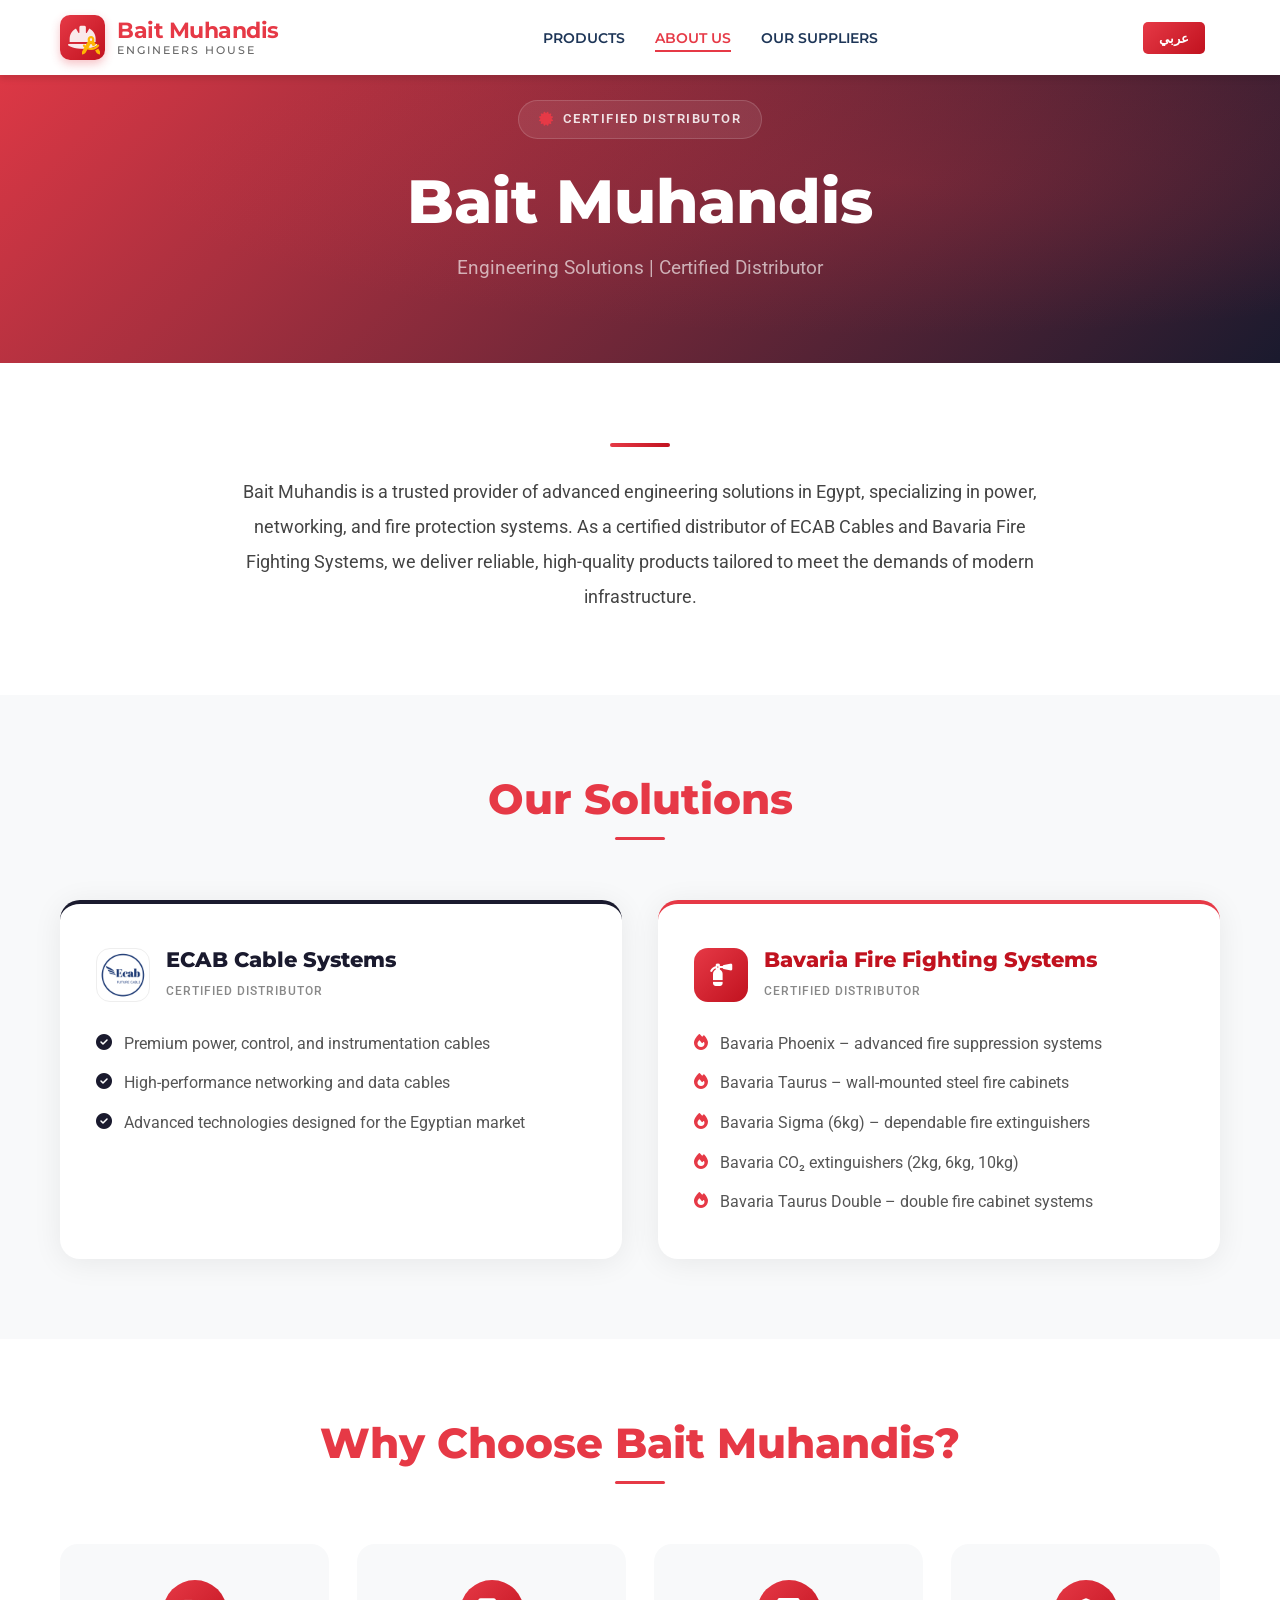
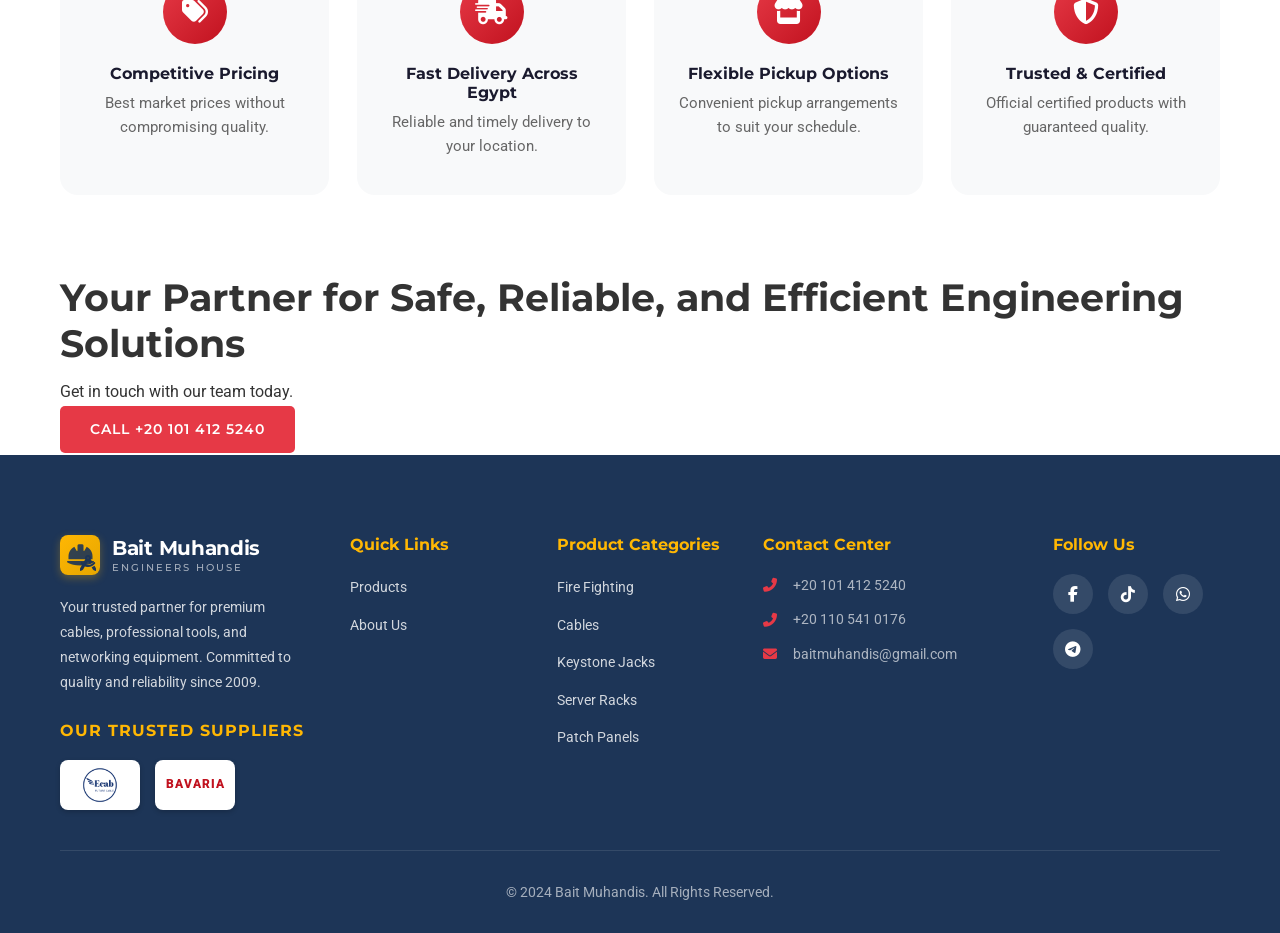
<file: about.html>
<!DOCTYPE html>
<html lang="en">
<head>
    <meta charset="UTF-8">
    <meta name="viewport" content="width=device-width, initial-scale=1.0">
    <meta name="description" content="Learn about Bait Muhandis (Engineers House), your trusted partner since 2009 for premium cables, professional tools, networking equipment, and fire safety systems.">
    <meta name="keywords" content="Bait Muhandis, Engineers House, about Bait Muhandis, engineering equipment company, premium cables supplier, networking tools, fire safety solutions">
    <meta name="author" content="Bait Muhandis">
    <meta property="og:title" content="About Us - Bait Muhandis">
    <meta property="og:description" content="Learn about Bait Muhandis (Engineers House), your trusted partner since 2009 for premium cables, professional tools, networking equipment, and fire safety systems.">
    <meta property="og:type" content="website">
    <meta property="og:site_name" content="Bait Muhandis">
    <meta name="twitter:card" content="summary_large_image">
    <title>About Us - Bait Muhandis</title>
    <link rel="stylesheet" href="css/style.css">
    <link rel="preconnect" href="https://fonts.googleapis.com">
    <link rel="preconnect" href="https://fonts.gstatic.com" crossorigin>
    <link href="https://fonts.googleapis.com/css2?family=Roboto:wght@300;400;500;700&family=Montserrat:wght@400;600;700&display=swap" rel="stylesheet">
    <link rel="stylesheet" href="https://cdnjs.cloudflare.com/ajax/libs/font-awesome/6.4.0/css/all.min.css">
    <link rel="icon" href="images/favicon.jpg" type="image/jpeg">
</head>
<body>
    <!-- Header -->
    <header class="header">
        <div class="container">
            <div class="logo">
                <div class="logo-icon">
                    <i class="fas fa-hard-hat"></i>
                    <i class="fas fa-drafting-compass"></i>
                </div>
                <div class="logo-text">
                    <span class="logo-main">Bait Muhandis</span>
                    <span class="logo-tag">Engineers House</span>
                </div>
            </div>
            <nav class="nav" id="navMenu">
                <ul class="nav-list">
                    <li><a href="index.html" class="nav-link" data-en="Products" data-ar="المنتجات">Products</a></li>
                    <li><a href="about.html" class="nav-link active" data-en="About Us" data-ar="من نحن">About Us</a></li>
                    <li><a href="#footer-suppliers" class="nav-link" data-en="Our Suppliers" data-ar="موردونا">Our Suppliers</a></li>
                </ul>
            </nav>
            <button class="lang-btn" id="langBtn" aria-label="Switch Language">
                <span class="lang-text">عربي</span>
            </button>
            <button class="mobile-menu-btn" id="mobileMenuBtn" aria-label="Toggle menu">
                <i class="fas fa-bars"></i>
            </button>
        </div>
    </header>

    <!-- About Hero -->
    <section class="about-hero" style="background: linear-gradient(135deg, var(--primary-color) 0%, #1a1a2e 100%); padding: 100px 0 80px; text-align: center; position: relative; overflow: hidden;">
        <div style="position:absolute;inset:0;background:radial-gradient(ellipse at 70% 50%, rgba(230,57,70,0.18) 0%, transparent 60%);pointer-events:none;"></div>
        <div class="container" style="position:relative;z-index:1;">
            <div style="display:inline-flex;align-items:center;gap:10px;background:rgba(255,255,255,0.08);border:1px solid rgba(255,255,255,0.15);border-radius:50px;padding:8px 20px;margin-bottom:28px;">
                <i class="fas fa-certificate" style="color:#e63946;font-size:14px;"></i>
                <span style="color:rgba(255,255,255,0.85);font-size:13px;font-weight:600;letter-spacing:1.5px;text-transform:uppercase;" data-en="Certified Distributor" data-ar="موزع معتمد">Certified Distributor</span>
            </div>
            <h1 style="color:#fff;font-size:clamp(2.2rem,5vw,3.8rem);font-weight:800;margin-bottom:16px;line-height:1.15;" data-en="Bait Muhandis" data-ar="بيت المهندس">Bait Muhandis</h1>
            <p style="color:rgba(255,255,255,0.7);font-size:1.2rem;font-weight:400;margin-bottom:0;" data-en="Engineering Solutions | Certified Distributor" data-ar="حلول هندسية | موزع معتمد">Engineering Solutions | Certified Distributor</p>
        </div>
    </section>

    <!-- Company Overview -->
    <section style="padding: 80px 0; background: #fff;">
        <div class="container">
            <div style="max-width:820px;margin:0 auto;text-align:center;">
                <div style="width:60px;height:4px;background:linear-gradient(90deg,#e63946,#c1121f);border-radius:2px;margin:0 auto 28px;"></div>
                <p style="font-size:1.15rem;line-height:1.9;color:#444;" data-en="Bait Muhandis is a trusted provider of advanced engineering solutions in Egypt, specializing in power, networking, and fire protection systems. As a certified distributor of ECAB Cables and Bavaria Fire Fighting Systems, we deliver reliable, high-quality products tailored to meet the demands of modern infrastructure." data-ar="بيت المهندس هو مزود موثوق لحلول هندسية متقدمة في مصر، متخصص في أنظمة الطاقة والشبكات والحماية من الحريق. بوصفنا موزعًا معتمدًا لكابلات ECAB وأنظمة مكافحة الحريق Bavaria، نقدم منتجات موثوقة عالية الجودة مصممة لتلبية متطلبات البنية التحتية الحديثة.">Bait Muhandis is a trusted provider of advanced engineering solutions in Egypt, specializing in power, networking, and fire protection systems. As a certified distributor of ECAB Cables and Bavaria Fire Fighting Systems, we deliver reliable, high-quality products tailored to meet the demands of modern infrastructure.</p>
            </div>
        </div>
    </section>

    <!-- Our Solutions -->
    <section style="padding: 80px 0; background: #f8f9fa;">
        <div class="container">
            <div style="text-align:center;margin-bottom:60px;">
                <h2 style="font-size:clamp(1.8rem,4vw,2.6rem);font-weight:800;color:var(--primary-color);margin-bottom:12px;" data-en="Our Solutions" data-ar="حلولنا">Our Solutions</h2>
                <div style="width:50px;height:3px;background:#e63946;border-radius:2px;margin:0 auto;"></div>
            </div>
            <div style="display:grid;grid-template-columns:repeat(auto-fit,minmax(320px,1fr));gap:36px;">

                <!-- ECAB Card -->
                <div class="scroll-animate" style="background:#fff;border-radius:20px;padding:44px 36px;box-shadow:0 4px 30px rgba(0,0,0,0.07);border-top:4px solid #1a1a2e;transition:transform .3s;" onmouseover="this.style.transform='translateY(-6px)'" onmouseout="this.style.transform='translateY(0)'">
                    <div style="display:flex;align-items:center;gap:16px;margin-bottom:28px;">
                        <div style="width:54px;height:54px;border-radius:14px;background:#fff;border:1px solid #eee;display:flex;align-items:center;justify-content:center;flex-shrink:0;overflow:hidden;padding:2px;">
                            <img src="images/ecab-logo.png" alt="ECAB Logo" style="width:100%;height:100%;object-fit:contain;">
                        </div>
                        <div>
                            <h3 style="font-size:1.3rem;font-weight:800;color:#1a1a2e;margin:0 0 4px;" data-en="ECAB Cable Systems" data-ar="أنظمة كابلات ECAB">ECAB Cable Systems</h3>
                            <span style="font-size:12px;color:#888;font-weight:500;letter-spacing:1px;text-transform:uppercase;">Certified Distributor</span>
                        </div>
                    </div>
                    <ul style="list-style:none;padding:0;margin:0;display:flex;flex-direction:column;gap:14px;">
                        <li style="display:flex;align-items:flex-start;gap:12px;">
                            <i class="fas fa-check-circle" style="color:#1a1a2e;margin-top:3px;flex-shrink:0;"></i>
                            <span style="color:#555;" data-en="Premium power, control, and instrumentation cables" data-ar="كابلات طاقة وتحكم وقياس ممتازة">Premium power, control, and instrumentation cables</span>
                        </li>
                        <li style="display:flex;align-items:flex-start;gap:12px;">
                            <i class="fas fa-check-circle" style="color:#1a1a2e;margin-top:3px;flex-shrink:0;"></i>
                            <span style="color:#555;" data-en="High-performance networking and data cables" data-ar="كابلات شبكات وبيانات عالية الأداء">High-performance networking and data cables</span>
                        </li>
                        <li style="display:flex;align-items:flex-start;gap:12px;">
                            <i class="fas fa-check-circle" style="color:#1a1a2e;margin-top:3px;flex-shrink:0;"></i>
                            <span style="color:#555;" data-en="Advanced technologies designed for the Egyptian market" data-ar="تقنيات متقدمة مصممة للسوق المصري">Advanced technologies designed for the Egyptian market</span>
                        </li>
                    </ul>
                </div>

                <!-- Bavaria Card -->
                <div class="scroll-animate" style="background:#fff;border-radius:20px;padding:44px 36px;box-shadow:0 4px 30px rgba(0,0,0,0.07);border-top:4px solid #e63946;transition:transform .3s;" onmouseover="this.style.transform='translateY(-6px)'" onmouseout="this.style.transform='translateY(0)'">
                    <div style="display:flex;align-items:center;gap:16px;margin-bottom:28px;">
                        <div style="width:54px;height:54px;border-radius:14px;background:linear-gradient(135deg,#e63946,#c1121f);display:flex;align-items:center;justify-content:center;flex-shrink:0;">
                            <i class="fas fa-fire-extinguisher" style="color:#fff;font-size:22px;"></i>
                        </div>
                        <div>
                            <h3 style="font-size:1.3rem;font-weight:800;color:#c1121f;margin:0 0 4px;" data-en="Bavaria Fire Fighting Systems" data-ar="أنظمة مكافحة الحريق Bavaria">Bavaria Fire Fighting Systems</h3>
                            <span style="font-size:12px;color:#888;font-weight:500;letter-spacing:1px;text-transform:uppercase;">Certified Distributor</span>
                        </div>
                    </div>
                    <ul style="list-style:none;padding:0;margin:0;display:flex;flex-direction:column;gap:14px;">
                        <li style="display:flex;align-items:flex-start;gap:12px;">
                            <i class="fas fa-fire" style="color:#e63946;margin-top:3px;flex-shrink:0;"></i>
                            <span style="color:#555;" data-en="Bavaria Phoenix – advanced fire suppression systems" data-ar="Bavaria Phoenix – أنظمة إخماد الحرائق المتقدمة">Bavaria Phoenix – advanced fire suppression systems</span>
                        </li>
                        <li style="display:flex;align-items:flex-start;gap:12px;">
                            <i class="fas fa-fire" style="color:#e63946;margin-top:3px;flex-shrink:0;"></i>
                            <span style="color:#555;" data-en="Bavaria Taurus – wall-mounted steel fire cabinets" data-ar="Bavaria Taurus – خزائن حريق فولاذية جدارية">Bavaria Taurus – wall-mounted steel fire cabinets</span>
                        </li>
                        <li style="display:flex;align-items:flex-start;gap:12px;">
                            <i class="fas fa-fire" style="color:#e63946;margin-top:3px;flex-shrink:0;"></i>
                            <span style="color:#555;" data-en="Bavaria Sigma (6kg) – dependable fire extinguishers" data-ar="Bavaria Sigma (6 كجم) – طفايات حريق موثوقة">Bavaria Sigma (6kg) – dependable fire extinguishers</span>
                        </li>
                        <li style="display:flex;align-items:flex-start;gap:12px;">
                            <i class="fas fa-fire" style="color:#e63946;margin-top:3px;flex-shrink:0;"></i>
                            <span style="color:#555;" data-en="Bavaria CO₂ extinguishers (2kg, 6kg, 10kg)" data-ar="طفايات Bavaria CO₂ (2 كجم، 6 كجم، 10 كجم)">Bavaria CO₂ extinguishers (2kg, 6kg, 10kg)</span>
                        </li>
                        <li style="display:flex;align-items:flex-start;gap:12px;">
                            <i class="fas fa-fire" style="color:#e63946;margin-top:3px;flex-shrink:0;"></i>
                            <span style="color:#555;" data-en="Bavaria Taurus Double – double fire cabinet systems" data-ar="Bavaria Taurus Double – أنظمة خزائن الحريق المزدوجة">Bavaria Taurus Double – double fire cabinet systems</span>
                        </li>
                    </ul>
                </div>

            </div>
        </div>
    </section>

    <!-- Why Choose Us -->
    <section style="padding:80px 0;background:#fff;">
        <div class="container">
            <div style="text-align:center;margin-bottom:60px;">
                <h2 style="font-size:clamp(1.8rem,4vw,2.6rem);font-weight:800;color:var(--primary-color);margin-bottom:12px;" data-en="Why Choose Bait Muhandis?" data-ar="لماذا تختار بيت المهندس؟">Why Choose Bait Muhandis?</h2>
                <div style="width:50px;height:3px;background:#e63946;border-radius:2px;margin:0 auto;"></div>
            </div>
            <div style="display:grid;grid-template-columns:repeat(auto-fit,minmax(220px,1fr));gap:28px;">
                <div class="scroll-animate" style="text-align:center;padding:36px 24px;background:#f8f9fa;border-radius:18px;transition:transform .3s,box-shadow .3s;" onmouseover="this.style.transform='translateY(-5px)';this.style.boxShadow='0 8px 30px rgba(0,0,0,0.1)'" onmouseout="this.style.transform='translateY(0)';this.style.boxShadow='none'">
                    <div style="width:64px;height:64px;border-radius:50%;background:linear-gradient(135deg,#e63946,#c1121f);display:flex;align-items:center;justify-content:center;margin:0 auto 20px;">
                        <i class="fas fa-tags" style="color:#fff;font-size:26px;"></i>
                    </div>
                    <h4 style="font-weight:700;color:#1a1a2e;margin-bottom:8px;" data-en="Competitive Pricing" data-ar="أسعار تنافسية">Competitive Pricing</h4>
                    <p style="color:#666;font-size:.95rem;" data-en="Best market prices without compromising quality." data-ar="أفضل أسعار السوق دون المساس بالجودة.">Best market prices without compromising quality.</p>
                </div>
                <div class="scroll-animate" style="text-align:center;padding:36px 24px;background:#f8f9fa;border-radius:18px;transition:transform .3s,box-shadow .3s;" onmouseover="this.style.transform='translateY(-5px)';this.style.boxShadow='0 8px 30px rgba(0,0,0,0.1)'" onmouseout="this.style.transform='translateY(0)';this.style.boxShadow='none'">
                    <div style="width:64px;height:64px;border-radius:50%;background:linear-gradient(135deg,#e63946,#c1121f);display:flex;align-items:center;justify-content:center;margin:0 auto 20px;">
                        <i class="fas fa-truck-fast" style="color:#fff;font-size:26px;"></i>
                    </div>
                    <h4 style="font-weight:700;color:#1a1a2e;margin-bottom:8px;" data-en="Fast Delivery Across Egypt" data-ar="توصيل سريع في جميع أنحاء مصر">Fast Delivery Across Egypt</h4>
                    <p style="color:#666;font-size:.95rem;" data-en="Reliable and timely delivery to your location." data-ar="توصيل موثوق وفي الوقت المناسب إلى موقعك.">Reliable and timely delivery to your location.</p>
                </div>
                <div class="scroll-animate" style="text-align:center;padding:36px 24px;background:#f8f9fa;border-radius:18px;transition:transform .3s,box-shadow .3s;" onmouseover="this.style.transform='translateY(-5px)';this.style.boxShadow='0 8px 30px rgba(0,0,0,0.1)'" onmouseout="this.style.transform='translateY(0)';this.style.boxShadow='none'">
                    <div style="width:64px;height:64px;border-radius:50%;background:linear-gradient(135deg,#e63946,#c1121f);display:flex;align-items:center;justify-content:center;margin:0 auto 20px;">
                        <i class="fas fa-store" style="color:#fff;font-size:26px;"></i>
                    </div>
                    <h4 style="font-weight:700;color:#1a1a2e;margin-bottom:8px;" data-en="Flexible Pickup Options" data-ar="خيارات استلام مرنة">Flexible Pickup Options</h4>
                    <p style="color:#666;font-size:.95rem;" data-en="Convenient pickup arrangements to suit your schedule." data-ar="ترتيبات استلام مريحة تناسب جدولك الزمني.">Convenient pickup arrangements to suit your schedule.</p>
                </div>
                <div class="scroll-animate" style="text-align:center;padding:36px 24px;background:#f8f9fa;border-radius:18px;transition:transform .3s,box-shadow .3s;" onmouseover="this.style.transform='translateY(-5px)';this.style.boxShadow='0 8px 30px rgba(0,0,0,0.1)'" onmouseout="this.style.transform='translateY(0)';this.style.boxShadow='none'">
                    <div style="width:64px;height:64px;border-radius:50%;background:linear-gradient(135deg,#e63946,#c1121f);display:flex;align-items:center;justify-content:center;margin:0 auto 20px;">
                        <i class="fas fa-shield-halved" style="color:#fff;font-size:26px;"></i>
                    </div>
                    <h4 style="font-weight:700;color:#1a1a2e;margin-bottom:8px;" data-en="Trusted & Certified" data-ar="موثوق ومعتمد">Trusted & Certified</h4>
                    <p style="color:#666;font-size:.95rem;" data-en="Official certified products with guaranteed quality." data-ar="منتجات معتمدة رسميًا بجودة مضمونة.">Official certified products with guaranteed quality.</p>
                </div>
            </div>
        </div>
    </section>

    <!-- CTA Section -->
    <section class="cta-section">
        <div class="container">
            <div class="cta-content">
                <h2 style="font-size:clamp(1.6rem,3.5vw,2.4rem);margin-bottom:12px;" data-en="Your Partner for Safe, Reliable, and Efficient Engineering Solutions" data-ar="شريكك لحلول هندسية آمنة وموثوقة وفعّالة">Your Partner for Safe, Reliable, and Efficient Engineering Solutions</h2>
                <p data-en="Get in touch with our team today." data-ar="تواصل مع فريقنا اليوم.">Get in touch with our team today.</p>
                <div class="cta-buttons">
                    <a href="tel:+201014125240" class="btn btn-primary" data-en="Call +20 101 412 5240" data-ar="اتصل +20 101 412 5240">Call +20 101 412 5240</a>
                    <a href="https://wa.me/201014125240" class="btn btn-secondary" target="_blank" data-en="WhatsApp Us" data-ar="راسلنا على واتساب"><i class="fab fa-whatsapp"></i> WhatsApp Us</a>
                </div>
            </div>
        </div>
    </section>

    <!-- Footer -->
    <footer class="footer">
        <div class="container">
            <div class="footer-content">
                <div class="footer-about">
                    <div class="footer-logo">
                        <div class="logo-icon">
                            <i class="fas fa-hard-hat"></i>
                            <i class="fas fa-drafting-compass"></i>
                        </div>
                        <div class="logo-text">
                            <span class="logo-main">Bait Muhandis</span>
                            <span class="logo-tag">Engineers House</span>
                        </div>
                    </div>
                    <p data-en="Your trusted partner for premium cables, professional tools, and networking equipment. Committed to quality and reliability since 2009." data-ar="شريكك الموثوق للكابلات الممتازة والأدوات الاحترافية ومعدات الشبكات. ملتزمون بالجودة والموثوقية منذ 2009.">Your trusted partner for premium cables, professional tools, and networking equipment. Committed to quality and reliability since 2009.</p>
                
                    <div id="footer-suppliers" class="footer-suppliers">
                        <h4 data-en="Our Trusted Suppliers" data-ar="موردينا المعتمدين">Our Trusted Suppliers</h4>
                        <div class="supplier-logos">
                            <div class="supplier-logo" title="ECAB Cables">
                                <img src="images/ecab-logo.png" alt="ECAB Logo">
                            </div>
                            <div class="supplier-logo placeholder" title="Bavaria Fire Fighting">
                                BAVARIA
                            </div>
                        </div>
                    </div>
                </div>
                <div class="footer-links">
                    <h4 data-en="Quick Links" data-ar="روابط سريعة">Quick Links</h4>
                    <ul>
                        <li><a href="index.html" data-en="Products" data-ar="المنتجات">Products</a></li>
                        <li><a href="about.html" data-en="About Us" data-ar="من نحن">About Us</a></li>
                    </ul>
                </div>
                <div class="footer-products">
                    <h4 data-en="Product Categories" data-ar="فئات المنتجات">Product Categories</h4>
                    <ul>
                        <li><a href="products-fire-solutions.html" data-en="Fire Fighting" data-ar="مكافحة الحرائق">Fire Fighting</a></li>
                        <li><a href="index.html" data-en="Cables" data-ar="الكابلات">Cables</a></li>
                        <li><a href="products-keystone-jacks.html" data-en="Keystone Jacks" data-ar="مقابس كيستون">Keystone Jacks</a></li>
                        
                        <li><a href="products-racks.html" data-en="Server Racks" data-ar="خزائن السيرفر">Server Racks</a></li>
                        <li><a href="products-patch-panels.html" data-en="Patch Panels" data-ar="لوحات التوصيل">Patch Panels</a></li>
                    </ul>
                </div>
                
                <div class="footer-contact">
                    <h4 data-en="Contact Center" data-ar="مركز الاتصال">Contact Center</h4>
                    <ul class="contact-list">
                        <li><i class="fas fa-phone-alt"></i> <a href="tel:+201014125240">+20 101 412 5240</a></li>
                        <li><i class="fas fa-phone-alt"></i> <a href="tel:+201105410176">+20 110 541 0176</a></li>
                        <li><i class="fas fa-envelope"></i> <a href="mailto:baitmuhandis@gmail.com">baitmuhandis@gmail.com</a></li>
                    </ul>
                </div>
                <div class="footer-social">
                    <h4 data-en="Follow Us" data-ar="تابعنا">Follow Us</h4>
                    
                    <div class="social-icons">
                        <a href="https://www.facebook.com/share/18L5GLDeh3/" aria-label="Facebook"><i class="fab fa-facebook-f"></i></a>
                        <a href="https://www.tiktok.com/@baitul.muhandis?_r=1&_t=ZS-95tZrmoOvTB" aria-label="TikTok"><i class="fab fa-tiktok"></i></a>
                        <a href="https://wa.me/201014125240" aria-label="WhatsApp"><i class="fab fa-whatsapp"></i></a>
                        <a href="https://t.me/+epyzkK5kfogwMTU0" aria-label="Telegram"><i class="fab fa-telegram-plane"></i></a>
                    </div>
                </div>
            </div>
            <div class="footer-bottom">
                <p>&copy; 2024 Bait Muhandis. All Rights Reserved.</p>
            </div>
        </div>
    </footer>

    <!-- Back to Top Button -->
    <button class="back-to-top" id="backToTop" aria-label="Back to top">
        <i class="fas fa-arrow-up"></i>
    </button>

    <script src="js/main.js"></script>
</body>
</html>
</file>
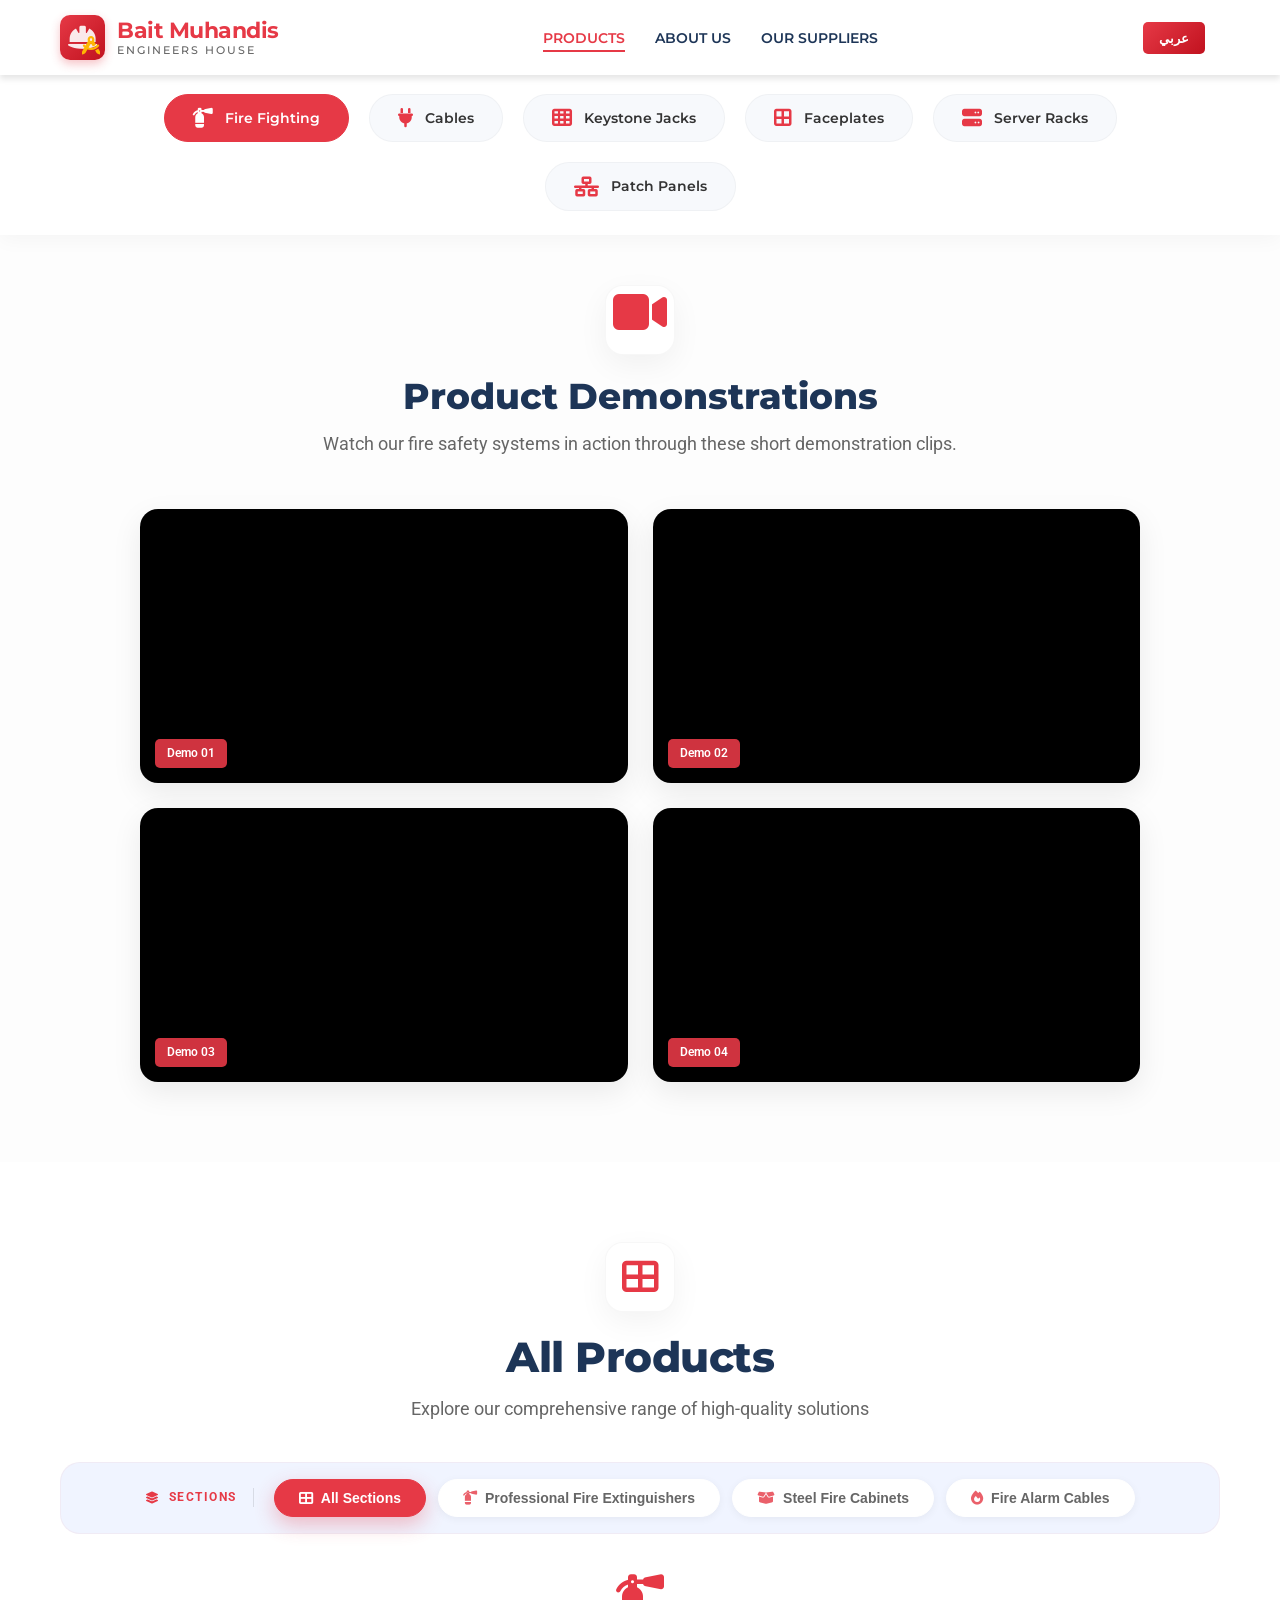
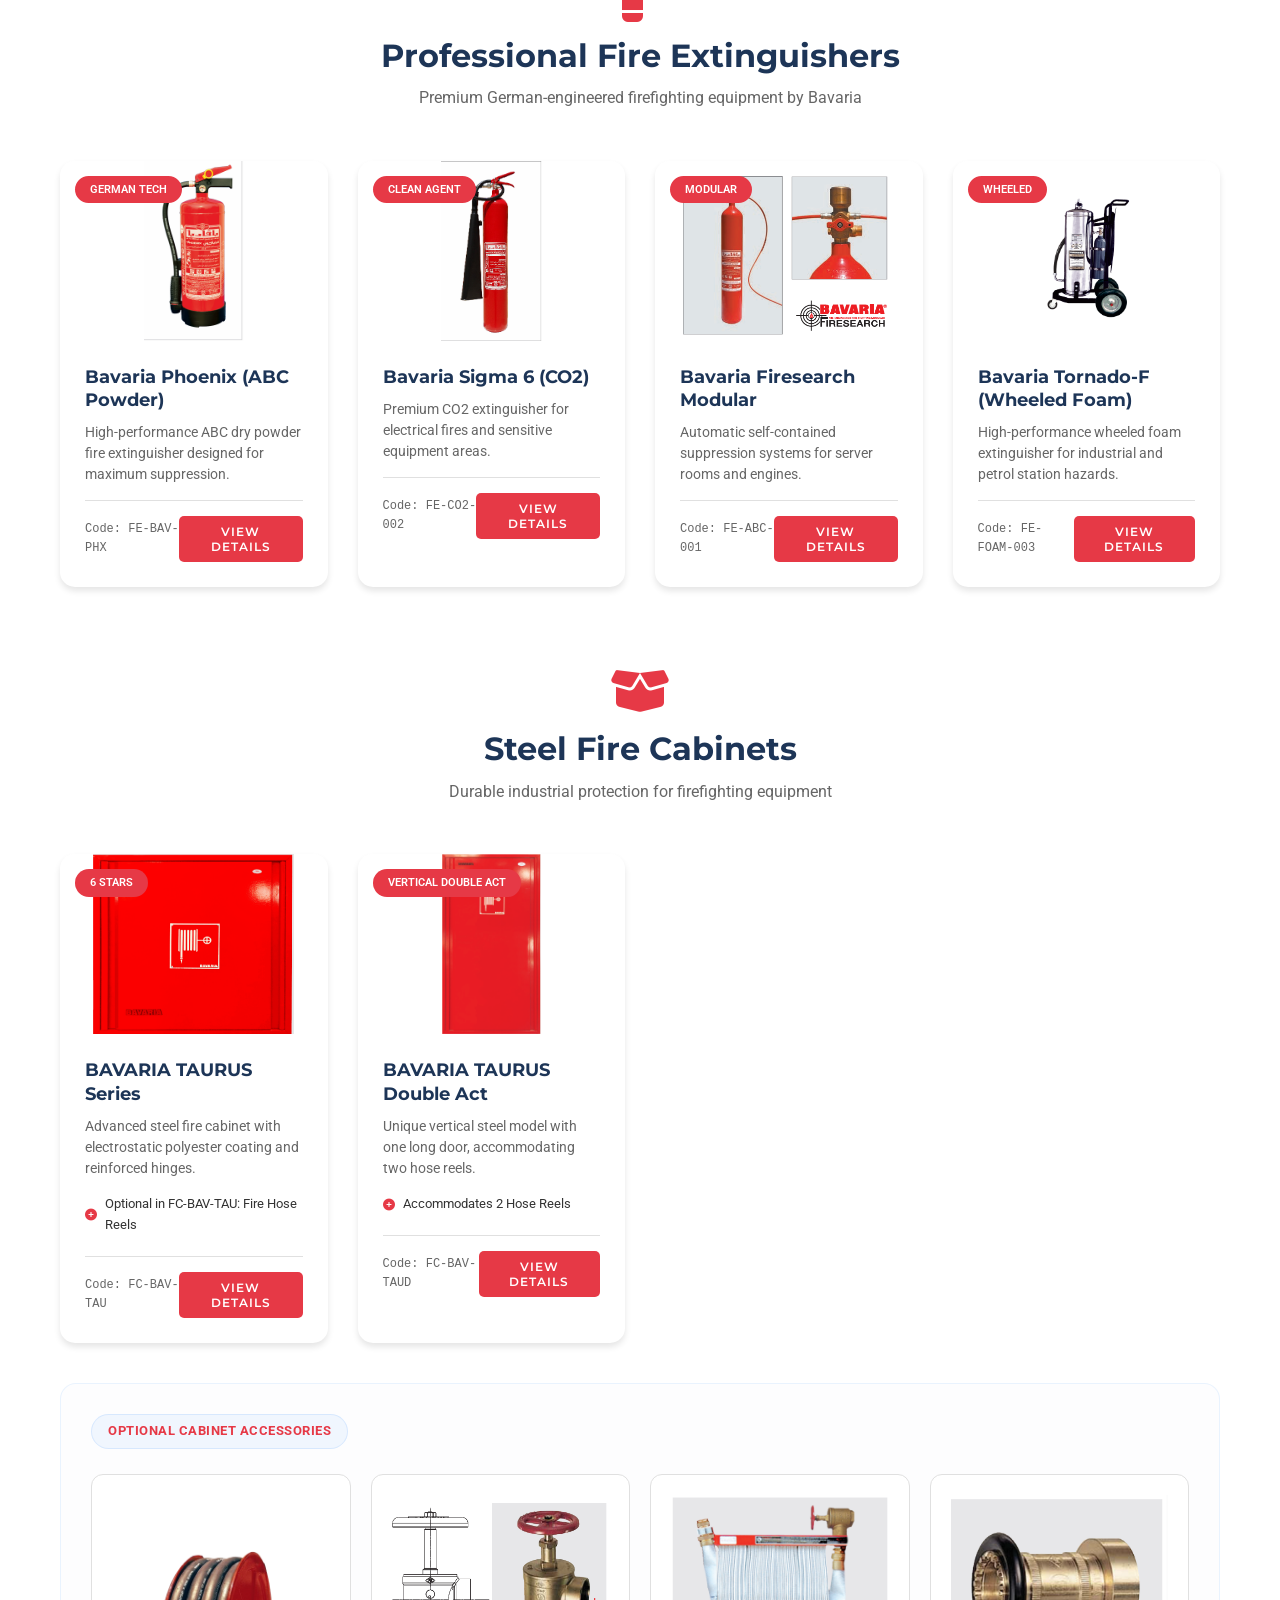
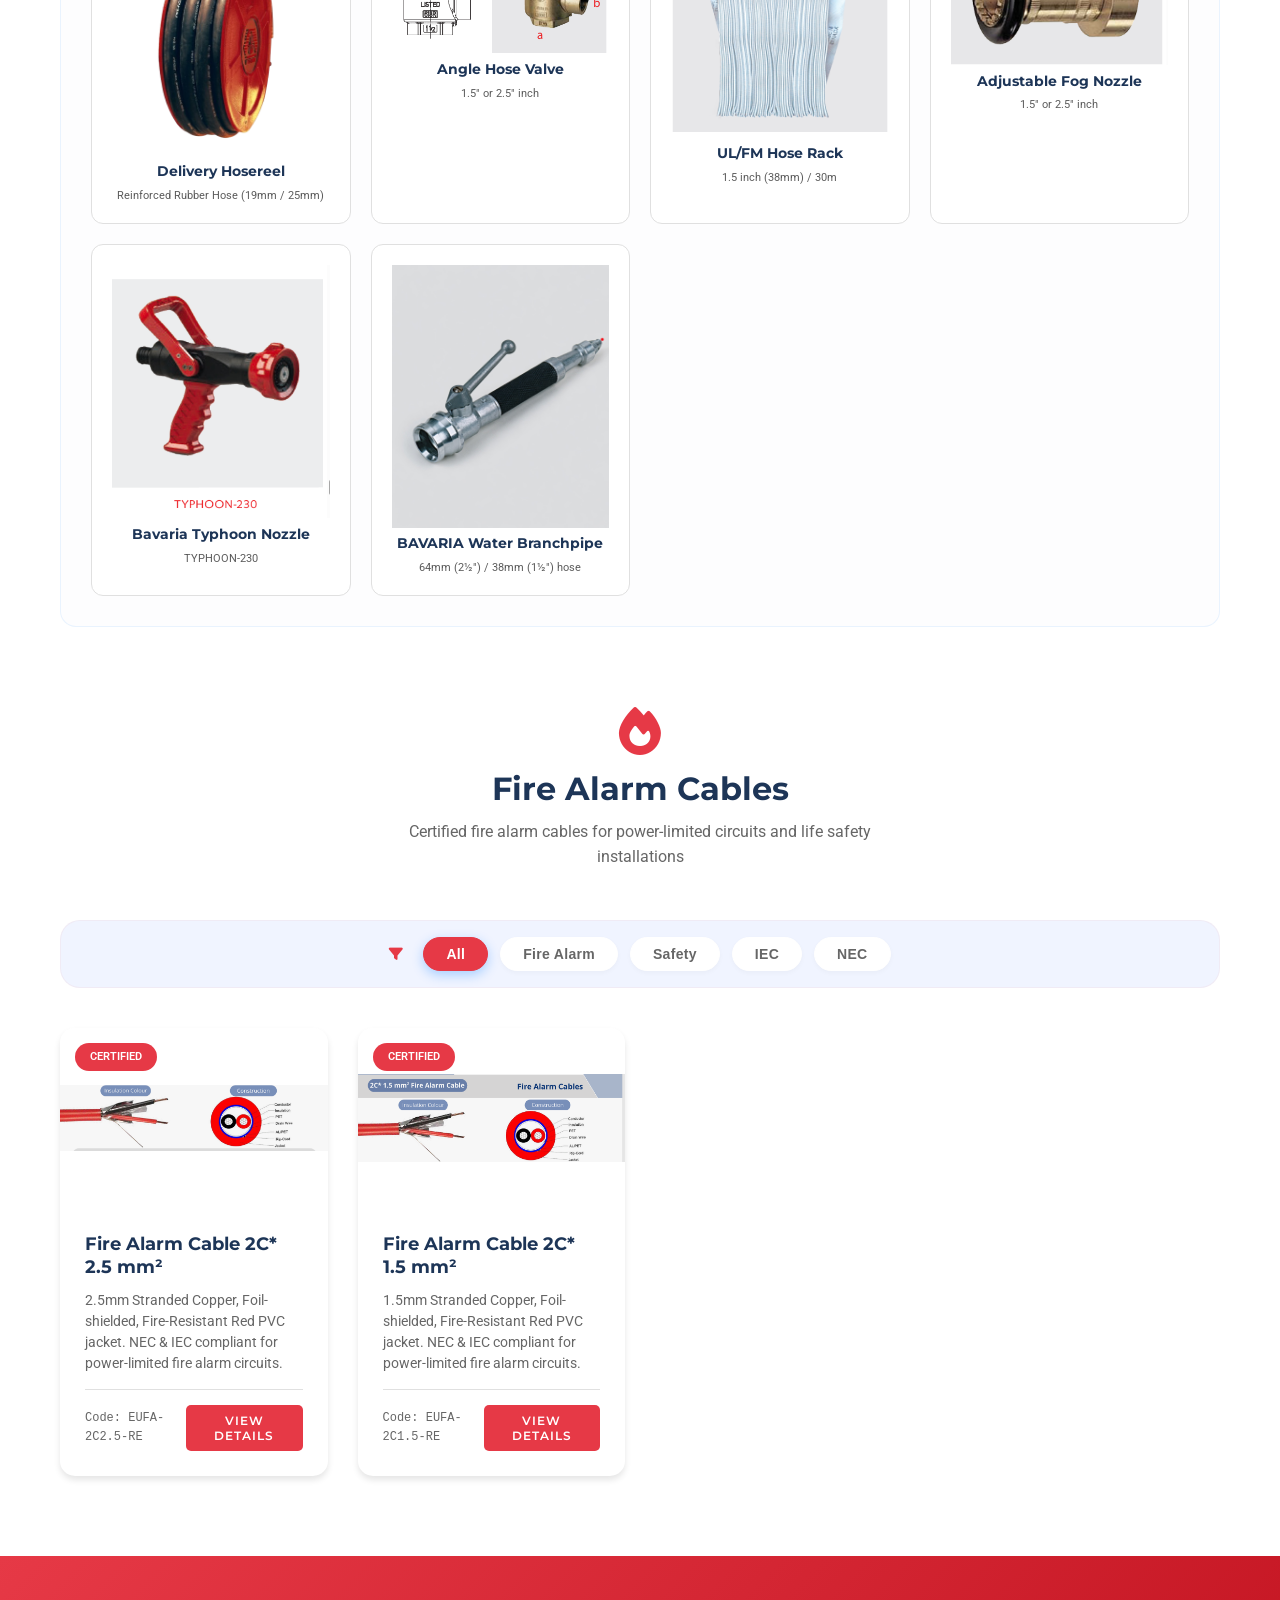
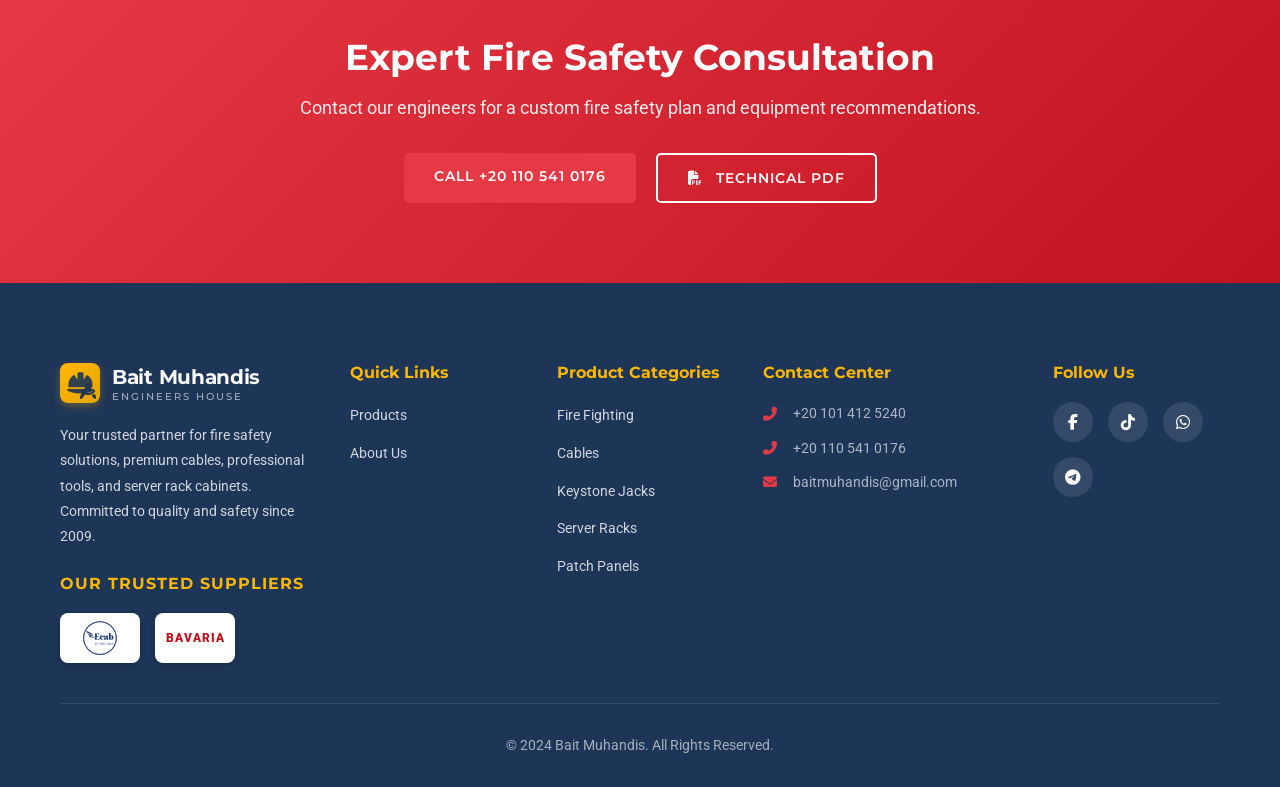
<file: products-fire-solutions.html>
<!DOCTYPE html>
<html lang="en">
<head>
    <meta charset="UTF-8">
    <meta name="viewport" content="width=device-width, initial-scale=1.0">
    <meta name="description" content="High-quality fire fighting equipment from Bait Muhandis, including fire cabinets, suppressors, alarms, extinguishing agents, and professional fire safety gear.">
    <meta name="keywords" content="Bait Muhandis, Engineers House, fire fighting equipment, fire safety solutions, fire suppressors, fire alarms, fire cabinets, Bait Muhandis fire gear">
    <meta name="author" content="Bait Muhandis">
    <meta property="og:title" content="Fire Fighting Solutions - Bait Muhandis">
    <meta property="og:description" content="High-quality fire fighting equipment from Bait Muhandis, including fire cabinets, suppressors, alarms, extinguishing agents, and professional fire safety gear.">
    <meta property="og:type" content="website">
    <meta property="og:site_name" content="Bait Muhandis">
    <meta name="twitter:card" content="summary_large_image">
    <title>Fire Fighting Solutions - Bait Muhandis</title>
    <link rel="stylesheet" href="css/style.css">
    <link rel="stylesheet" href="css/products.css">
    <link rel="preconnect" href="https://fonts.googleapis.com">
    <link rel="preconnect" href="https://fonts.gstatic.com" crossorigin>
    <link href="https://fonts.googleapis.com/css2?family=Roboto:wght@300;400;500;700&family=Montserrat:wght@400;600;700&display=swap" rel="stylesheet">
    <link rel="stylesheet" href="https://cdnjs.cloudflare.com/ajax/libs/font-awesome/6.4.0/css/all.min.css">
    <link rel="icon" href="images/favicon.jpg" type="image/jpeg">
</head>
<body>
    <!-- Header -->
    <header class="header">
        <div class="container">
            <div class="logo">
                <div class="logo-icon">
                    <i class="fas fa-hard-hat"></i>
                    <i class="fas fa-drafting-compass"></i>
                </div>
                <div class="logo-text">
                    <span class="logo-main">Bait Muhandis</span>
                    <span class="logo-tag">Engineers House</span>
                </div>
            </div>
            <nav class="nav" id="navMenu">
                <ul class="nav-list">
                    <li><a href="index.html" class="nav-link active" data-en="Products" data-ar="المنتجات">Products</a></li>
                    <li><a href="about.html" class="nav-link" data-en="About Us" data-ar="من نحن">About Us</a></li>
                    <li><a href="#footer-suppliers" class="nav-link" data-en="Our Suppliers" data-ar="موردونا">Our Suppliers</a></li>
                </ul>
            </nav>
            <button class="lang-btn" id="langBtn" aria-label="Switch Language">
                <span class="lang-text">عربي</span>
            </button>
            <button class="mobile-menu-btn" id="mobileMenuBtn" aria-label="Toggle menu">
                <i class="fas fa-bars"></i>
            </button>
        </div>
    </header>

<!-- Product Categories Navigation -->
    <section class="category-nav">
        <div class="container">
            <div class="category-tabs">
                <a href="products-fire-solutions.html" class="category-tab active">
                    <i class="fas fa-fire-extinguisher"></i>
                    <span data-en="Fire Fighting" data-ar="مكافحة الحرائق">Fire Fighting</span>
                </a>
                <a href="index.html" class="category-tab">
                    <i class="fas fa-plug"></i>
                    <span data-en="Cables" data-ar="الكابلات">Cables</span>
                </a>
                <a href="products-keystone-jacks.html" class="category-tab">
                    <i class="fas fa-th"></i>
                    <span data-en="Keystone Jacks" data-ar="مقابس كيستون">Keystone Jacks</span>
                </a>
                <a href="products-keystone-jacks.html#faceplates" class="category-tab">
                    <i class="fas fa-border-all"></i>
                    <span data-en="Faceplates" data-ar="لوحات الحائط">Faceplates</span>
                </a>
                
                <a href="products-racks.html" class="category-tab">
                    <i class="fas fa-server"></i>
                    <span data-en="Server Racks" data-ar="خزائن السيرفر">Server Racks</span>
                </a>
                <a href="products-patch-panels.html" class="category-tab">
                    <i class="fas fa-network-wired"></i>
                    <span data-en="Patch Panels" data-ar="لوحات التوصيل">Patch Panels</span>
                </a>
            </div>
        </div>
    </section>

    <!-- Video Showcase Section -->
    <section class="video-showcase" style="padding: 120px 20px 80px; background: #fdfdfd;">
        <div class="container">
            <div class="section-title" style="text-align: center; margin-bottom: 50px;">
                <div class="section-header-icon">
                    <i class="fas fa-video"></i>
                </div>
                <h2 data-en="Product Demonstrations" data-ar="عروض توضيحية للمنتجات" style="font-size: 36px; color: var(--secondary-color); margin-bottom: 12px; font-weight: 800;">Product Demonstrations</h2>
                <p data-en="Watch our fire safety systems in action through these short demonstration clips." data-ar="شاهد أنظمة السلامة من الحرائق لدينا وهي تعمل من خلال هذه المقاطع التوضيحية القصيرة." style="font-size: 18px; color: var(--text-light); max-width: 650px; margin: 0 auto;">Watch our fire safety systems in action through these short demonstration clips.</p>
            </div>
            
            <div class="video-grid" style="display: grid; grid-template-columns: repeat(2, 1fr); gap: 25px; max-width: 1000px; margin: 0 auto;">
                <div class="video-card" style="border-radius: 18px; overflow: hidden; box-shadow: 0 10px 30px rgba(0,0,0,0.08); background: #000; position: relative; aspect-ratio: 16/9;">
                    <video autoplay loop muted playsinline preload="auto" style="width: 100%; height: 100%; object-fit: cover; cursor: pointer;" onclick="toggleVideoFullscreen(this)">
                        <source src="videos/fire-demo.mp4" type="video/mp4">
                    </video>
                    <div class="video-badge" style="position: absolute; bottom: 15px; left: 15px; background: rgba(230, 57, 70, 0.9); color: white; padding: 5px 12px; border-radius: 5px; font-size: 12px; font-weight: 600;">Demo 01</div>
                </div>
                <div class="video-card" style="border-radius: 18px; overflow: hidden; box-shadow: 0 10px 30px rgba(0,0,0,0.08); background: #000; position: relative; aspect-ratio: 16/9;">
                    <video autoplay loop muted playsinline preload="auto" style="width: 100%; height: 100%; object-fit: cover; cursor: pointer;" onclick="toggleVideoFullscreen(this)">
                        <source src="videos/fire-demo-2.mp4" type="video/mp4">
                    </video>
                    <div class="video-badge" style="position: absolute; bottom: 15px; left: 15px; background: rgba(230, 57, 70, 0.9); color: white; padding: 5px 12px; border-radius: 5px; font-size: 12px; font-weight: 600;">Demo 02</div>
                </div>
                <div class="video-card" style="border-radius: 18px; overflow: hidden; box-shadow: 0 10px 30px rgba(0,0,0,0.08); background: #000; position: relative; aspect-ratio: 16/9;">
                    <video autoplay loop muted playsinline preload="auto" style="width: 100%; height: 100%; object-fit: cover; cursor: pointer;" onclick="toggleVideoFullscreen(this)">
                        <source src="videos/fire-demo-3.mp4" type="video/mp4">
                    </video>
                    <div class="video-badge" style="position: absolute; bottom: 15px; left: 15px; background: rgba(230, 57, 70, 0.9); color: white; padding: 5px 12px; border-radius: 5px; font-size: 12px; font-weight: 600;">Demo 03</div>
                </div>
                <div class="video-card" style="border-radius: 18px; overflow: hidden; box-shadow: 0 10px 30px rgba(0,0,0,0.08); background: #000; position: relative; aspect-ratio: 16/9;">
                    <video autoplay loop muted playsinline preload="auto" style="width: 100%; height: 100%; object-fit: cover; cursor: pointer;" onclick="toggleVideoFullscreen(this)">
                        <source src="videos/fire-demo-4.mp4" type="video/mp4">
                    </video>
                    <div class="video-badge" style="position: absolute; bottom: 15px; left: 15px; background: rgba(230, 57, 70, 0.9); color: white; padding: 5px 12px; border-radius: 5px; font-size: 12px; font-weight: 600;">Demo 04</div>
                </div>
            </div>
        </div>
    </section>

    <!-- Mobile responsiveness helper -->
    <style>
        @media (max-width: 768px) {
            .video-grid { grid-template-columns: 1fr !important; gap: 15px !important; }
        }
    </style>


    <!-- Products Grid -->
    <section class="products-detail">
        <div class="container">
            <!-- Fire Extinguishers -->
            <div class="product-detail-section" id="extinguishers">
                <div class="section-title">
                    <i class="fas fa-fire-extinguisher"></i>
                    <h2 data-en="Professional Fire Extinguishers" data-ar="طفيات الحريق الاحترافية">Professional Fire Extinguishers</h2>
                    <p data-en="Premium German-engineered firefighting equipment by Bavaria" data-ar="معدات مكافحة الحرائق المتميزة بتقنية ألمانية من بافاريا">Premium German-engineered firefighting equipment by Bavaria</p>
                </div>
                <div class="products-grid">
                    <div class="product-item" onclick="showProductModal('extinguisher-bavaria-phoenix')">
                        <div class="product-badge" data-en="German Tech" data-ar="تقنية ألمانية">German Tech</div>
                        <div class="product-img">
                            <img src="images/fire-fighting/extinguisher.png" alt="Bavaria Phoenix">
                        </div>
                        <div class="product-info">
                            <h3 data-en="Bavaria Phoenix (ABC Powder)" data-ar="بافاريا فينكس (بودرة ABC)">Bavaria Phoenix (ABC Powder)</h3>
                            <p class="product-desc" data-en="High-performance ABC dry powder fire extinguisher designed for maximum suppression." data-ar="طفايات حريق بودرة ABC جافة عالية الأداء مصممة لأقصى درجات الإخماد.">High-performance ABC dry powder fire extinguisher designed for maximum suppression.</p>
                            <div class="product-footer">
                                <span class="product-code">Code: FE-BAV-PHX</span>
                                <button class="btn btn-primary btn-sm" data-en="View Details" data-ar="عرض التفاصيل">View Details</button>
                            </div>
                        </div>
                    </div>

                    <div class="product-item" onclick="showProductModal('extinguisher-co2')">
                        <div class="product-badge" data-en="Clean Agent" data-ar="عامل نظيف">Clean Agent</div>
                        <div class="product-img">
                            <img src="images/fire-fighting/extinguishers/sigma6-main.png" alt="Bavaria Sigma 6 CO2">
                        </div>
                        <div class="product-info">
                            <h3 data-en="Bavaria Sigma 6 (CO2)" data-ar="بافاريا سيجما 6 (CO2)">Bavaria Sigma 6 (CO2)</h3>
                            <p class="product-desc" data-en="Premium CO2 extinguisher for electrical fires and sensitive equipment areas." data-ar="طفاية CO2 متميزة للحرائق الكهربائية ومناطق المعدات الحساسة.">Premium CO2 extinguisher for electrical fires and sensitive equipment areas.</p>
                            <div class="product-footer">
                                <span class="product-code">Code: FE-CO2-002</span>
                                <button class="btn btn-primary btn-sm" data-en="View Details" data-ar="عرض التفاصيل">View Details</button>
                            </div>
                        </div>
                    </div>

                    <div class="product-item" onclick="showProductModal('extinguisher-abc')">
                        <div class="product-badge" data-en="Modular" data-ar="نمطي">Modular</div>
                        <div class="product-img">
                            <img src="images/fire-fighting/extinguishers/abc/abc-firesearch-1.png" alt="Bavaria Firesearch">
                        </div>
                        <div class="product-info">
                            <h3 data-en="Bavaria Firesearch Modular" data-ar="بافاريا فايرسيرش النمطية">Bavaria Firesearch Modular</h3>
                            <p class="product-desc" data-en="Automatic self-contained suppression systems for server rooms and engines." data-ar="أنظمة إخماد تلقائية ذاتية لمناطق السيرفرات والمحركات.">Automatic self-contained suppression systems for server rooms and engines.</p>
                            <div class="product-footer">
                                <span class="product-code">Code: FE-ABC-001</span>
                                <button class="btn btn-primary btn-sm" data-en="View Details" data-ar="عرض التفاصيل">View Details</button>
                            </div>
                        </div>
                    </div>
                    <div class="product-item" onclick="showProductModal('extinguisher-foam')">
                        <div class="product-badge" data-en="Wheeled" data-ar="متحرك">Wheeled</div>
                        <div class="product-img">
                            <img src="images/fire-fighting/extinguishers/foam/tornado-foam-main.png" alt="Bavaria Tornado-F Wheeled Foam">
                        </div>
                        <div class="product-info">
                            <h3 data-en="Bavaria Tornado-F (Wheeled Foam)" data-ar="بافاريا تورنيدو-F (فوم متحرك)">Bavaria Tornado-F (Wheeled Foam)</h3>
                            <p class="product-desc" data-en="High-performance wheeled foam extinguisher for industrial and petrol station hazards." data-ar="طفاية فوم متحركة عالية الأداء للمخاطر الصناعية ومحطات البنزين.">High-performance wheeled foam extinguisher for industrial and petrol station hazards.</p>
                            <div class="product-footer">
                                <span class="product-code">Code: FE-FOAM-003</span>
                                <button class="btn btn-primary btn-sm" data-en="View Details" data-ar="عرض التفاصيل">View Details</button>
                            </div>
                        </div>
                    </div>
                </div>
            </div>

            <!-- Fire Cabinets -->
            <div class="product-detail-section" id="cabinets">
                <div class="section-title">
                    <i class="fas fa-box-open"></i>
                    <h2 data-en="Steel Fire Cabinets" data-ar="خزائن الحريق الفولاذية">Steel Fire Cabinets</h2>
                    <p data-en="Durable industrial protection for firefighting equipment" data-ar="حماية صناعية متينة لمعدات مكافحة الحرائق">Durable industrial protection for firefighting equipment</p>
                </div>
                <div class="products-grid">
                    <div class="product-item" onclick="showProductModal('cabinet-taurus')">
                        <div class="product-badge" data-en="6 Stars" data-ar="6 نجوم">6 Stars</div>
                        <div class="product-img">
                            <img src="images/fire-fighting/taurus-cabinet.png" alt="Bavaria Taurus Cabinet">
                        </div>
                        <div class="product-info">
                            <h3 data-en="BAVARIA TAURUS Series" data-ar="سلسلة بافاريا توروس">BAVARIA TAURUS Series</h3>
                            <p class="product-desc" data-en="Advanced steel fire cabinet with electrostatic polyester coating and reinforced hinges." data-ar="خزائن حريق فولاذية متطورة مع طلاء بوليستر إلكتروستاتيكي ومفصلات معززة.">Advanced steel fire cabinet with electrostatic polyester coating and reinforced hinges.</p>
                            <ul class="product-specs">
                                <li><i class="fas fa-plus-circle"></i> <span data-en="Optional in FC-BAV-TAU: Fire Hose Reels" data-ar="اختياري في FC-BAV-TAU: بكرات خراطيم الحريق">Optional in FC-BAV-TAU: Fire Hose Reels</span></li>
                            </ul>
                            <div class="product-footer">
                                <span class="product-code">Code: FC-BAV-TAU</span>
                                <button class="btn btn-primary btn-sm" data-en="View Details" data-ar="عرض التفاصيل">View Details</button>
                            </div>
                        </div>
                    </div>
                    <div class="product-item" onclick="showProductModal('cabinet-taurus-double-act')">
                        <div class="product-badge" data-en="Vertical Double Act" data-ar="مزدوج رأسي">Vertical Double Act</div>
                        <div class="product-img">
                            <img src="images/fire-fighting/taurus-double-act.png" alt="Bavaria Taurus Double Act Cabinet">
                        </div>
                        <div class="product-info">
                            <h3 data-en="BAVARIA TAURUS Double Act" data-ar="بافاريا توروس مزدوج العمل">BAVARIA TAURUS Double Act</h3>
                            <p class="product-desc" data-en="Unique vertical steel model with one long door, accommodating two hose reels." data-ar="موديل فولاذي رأسي فريد بباب واحد طويل، يتسع لبكرتي خراطيم.">Unique vertical steel model with one long door, accommodating two hose reels.</p>
                            <ul class="product-specs">
                                <li><i class="fas fa-plus-circle"></i> <span data-en="Accommodates 2 Hose Reels" data-ar="يتسع لبكرتي خراطيم">Accommodates 2 Hose Reels</span></li>
                            </ul>
                            <div class="product-footer">
                                <span class="product-code">Code: FC-BAV-TAUD</span>
                                <button class="btn btn-primary btn-sm" data-en="View Details" data-ar="عرض التفاصيل">View Details</button>
                            </div>
                        </div>
                    </div>
                </div>

                <!-- Optional Accessories Section -->
                <div class="addon-section">
                    <div class="subtitle-badge" data-en="Optional Cabinet Accessories" data-ar="ملحقات الخزائن الاختيارية">Optional Cabinet Accessories</div>
                    <div class="addon-grid" data-for="cabinet-taurus">
                        <!-- Dynamically populated from js/products.js -->
                    </div>
                </div>
            </div>

            <!-- Fire Alarm Cables -->
            <div class="product-detail-section" id="fire-alarm-cables">
                <div class="section-title">
                    <i class="fas fa-fire"></i>
                    <h2 data-en="Fire Alarm Cables" data-ar="كابلات إنذار الحريق">Fire Alarm Cables</h2>
                    <p data-en="Certified fire alarm cables for power-limited circuits and life safety installations" data-ar="كابلات إنذار حريق معتمدة للدوائر الكهربائية المحدودة وتركيبات السلامة">Certified fire alarm cables for power-limited circuits and life safety installations</p>
                </div>
                <div class="products-grid">
                    <div class="product-item" data-filter-tags="Fire Alarm,Safety,IEC,NEC" onclick="showProductModal('cable-fire-alarm')">
                        <div class="product-badge" data-en="Certified" data-ar="معتمد">Certified</div>
                        <div class="product-img">
                            <img src="images/cables/fire-alarm-cable-structure.png" alt="Fire Alarm Cable EUFA-2C2.5-RE">
                        </div>
                        <div class="product-info">
                            <h3 data-en="Fire Alarm Cable 2C* 2.5 mm²" data-ar="كابل إنذار حريق 2.5مم">Fire Alarm Cable 2C* 2.5 mm²</h3>
                            <p class="product-desc" data-en="2.5mm Stranded Copper, Foil-shielded, Fire-Resistant Red PVC jacket. NEC & IEC compliant for power-limited fire alarm circuits." data-ar="2.5 مم نحاس مجدول، محمي برقائق، غلاف PVC أحمر مقاوم للحريق. متوافق مع NEC وIEC للدوائر المحدودة.">2.5mm Stranded Copper, Foil-shielded, Fire-Resistant Red PVC jacket. NEC & IEC compliant for power-limited fire alarm circuits.</p>
                            <div class="product-footer">
                                <span class="product-code">Code: EUFA-2C2.5-RE</span>
                                <button class="btn btn-primary btn-sm" data-en="View Details" data-ar="عرض التفاصيل">View Details</button>
                            </div>
                        </div>
                    </div>

                    <div class="product-item" data-filter-tags="Fire Alarm,Safety,IEC,NEC" onclick="showProductModal('cable-fire-alarm-1-5mm')">
                        <div class="product-badge" data-en="Certified" data-ar="معتمد">Certified</div>
                        <div class="product-img">
                            <img src="images/cables/fire-alarm-1-5mm-structure.png" alt="Fire Alarm Cable EUFA-2C1.5-RE">
                        </div>
                        <div class="product-info">
                            <h3 data-en="Fire Alarm Cable 2C* 1.5 mm²" data-ar="كابل إنذار حريق 1.5مم">Fire Alarm Cable 2C* 1.5 mm²</h3>
                            <p class="product-desc" data-en="1.5mm Stranded Copper, Foil-shielded, Fire-Resistant Red PVC jacket. NEC &amp; IEC compliant for power-limited fire alarm circuits." data-ar="1.5 مم نحاس مجدول، محمي برقائق، غلاف PVC أحمر مقاوم للحريق.">1.5mm Stranded Copper, Foil-shielded, Fire-Resistant Red PVC jacket. NEC &amp; IEC compliant for power-limited fire alarm circuits.</p>
                            <div class="product-footer">
                                <span class="product-code">Code: EUFA-2C1.5-RE</span>
                                <button class="btn btn-primary btn-sm" data-en="View Details" data-ar="عرض التفاصيل">View Details</button>
                            </div>
                        </div>
                    </div>
                </div>
            </div>
        </div>
    </section>

    <!-- CTA Section -->
    <section class="cta-section">
        <div class="container">
            <div class="cta-content">
                <h2 data-en="Expert Fire Safety Consultation" data-ar="استشارة خبراء السلامة من الحرائق">Expert Fire Safety Consultation</h2>
                <p data-en="Contact our engineers for a custom fire safety plan and equipment recommendations." data-ar="تواصل مع مهندسينا للحصول على خطة مخصصة للسلامة من الحرائق وتوصيات المعدات.">Contact our engineers for a custom fire safety plan and equipment recommendations.</p>
                <div class="cta-buttons">
                    <a href="tel:+201105410176" class="btn btn-primary" data-en="Call +20 110 541 0176" data-ar="اتصل بنا +20 110 541 0176">Call +20 110 541 0176</a>
                    <a href="#" class="btn btn-secondary" target="_blank">
                        <i class="fas fa-file-pdf"></i> <span data-en="Technical PDF" data-ar="ملف فني">Technical PDF</span>
                    </a>
                </div>
            </div>
        </div>
    </section>

    <!-- Footer -->
    <footer class="footer">
        <div class="container">
            <div class="footer-content">
                <div class="footer-about">
                    <div class="footer-logo">
                        <div class="logo-icon">
                            <i class="fas fa-hard-hat"></i>
                            <i class="fas fa-drafting-compass"></i>
                        </div>
                        <div class="logo-text">
                            <span class="logo-main">Bait Muhandis</span>
                            <span class="logo-tag">Engineers House</span>
                        </div>
                    </div>
                    <p data-en="Your trusted partner for fire safety solutions, premium cables, professional tools, and server rack cabinets. Committed to quality and safety since 2009." data-ar="شريكك الموثوق لحلول السلامة من الحرائق والكابلات الممتازة والأدوات الاحترافية وخزائن السيرفرات. ملتزمون بالجودة والسلامة منذ عام 2009.">Your trusted partner for fire safety solutions, premium cables, professional tools, and server rack cabinets. Committed to quality and safety since 2009.</p>
                
                    <div id="footer-suppliers" class="footer-suppliers">
                        <h4 data-en="Our Trusted Suppliers" data-ar="موردينا المعتمدين">Our Trusted Suppliers</h4>
                        <div class="supplier-logos">
                            <div class="supplier-logo" title="ECAB Cables">
                                <img src="images/ecab-logo.png" alt="ECAB Logo">
                            </div>
                            <div class="supplier-logo placeholder" title="Bavaria Fire Fighting">
                                BAVARIA
                            </div>
                        </div>
                    </div>
                </div>
                <div class="footer-links">
                    <h4 data-en="Quick Links" data-ar="روابط سريعة">Quick Links</h4>
                    <ul>
                        <li><a href="index.html" data-en="Products" data-ar="المنتجات">Products</a></li>
                        <li><a href="about.html" data-en="About Us" data-ar="من نحن">About Us</a></li>
                    </ul>
                </div>
                <div class="footer-products">
                    <h4 data-en="Product Categories" data-ar="فئات المنتجات">Product Categories</h4>
                    <ul>
                        <li><a href="products-fire-solutions.html" data-en="Fire Fighting" data-ar="مكافحة الحرائق">Fire Fighting</a></li>
                        <li><a href="index.html" data-en="Cables" data-ar="الكابلات">Cables</a></li>
                        <li><a href="products-keystone-jacks.html" data-en="Keystone Jacks" data-ar="مقابس كيستون">Keystone Jacks</a></li>
                        
                        <li><a href="products-racks.html" data-en="Server Racks" data-ar="خزائن السيرفر">Server Racks</a></li>
                        <li><a href="products-patch-panels.html" data-en="Patch Panels" data-ar="لوحات التوصيل">Patch Panels</a></li>
                    </ul>
                </div>
                
                <div class="footer-contact">
                    <h4 data-en="Contact Center" data-ar="مركز الاتصال">Contact Center</h4>
                    <ul class="contact-list">
                        <li><i class="fas fa-phone-alt"></i> <a href="tel:+201014125240">+20 101 412 5240</a></li>
                        <li><i class="fas fa-phone-alt"></i> <a href="tel:+201105410176">+20 110 541 0176</a></li>
                        <li><i class="fas fa-envelope"></i> <a href="mailto:baitmuhandis@gmail.com">baitmuhandis@gmail.com</a></li>
                    </ul>
                </div>
                <div class="footer-social">
                    <h4 data-en="Follow Us" data-ar="تابعنا">Follow Us</h4>
                    
                    <div class="social-icons">
                        <a href="https://www.facebook.com/share/18L5GLDeh3/" aria-label="Facebook"><i class="fab fa-facebook-f"></i></a>
                        <a href="https://www.tiktok.com/@baitul.muhandis?_r=1&_t=ZS-95tZrmoOvTB" aria-label="TikTok"><i class="fab fa-tiktok"></i></a>
                        <a href="https://wa.me/201014125240" aria-label="WhatsApp"><i class="fab fa-whatsapp"></i></a>
                        <a href="https://t.me/+epyzkK5kfogwMTU0" aria-label="Telegram"><i class="fab fa-telegram-plane"></i></a>
                    </div>
                </div>
            </div>
            <div class="footer-bottom">
                <p>&copy; 2024 Bait Muhandis. All Rights Reserved.</p>
            </div>
        </div>
    </footer>

    <!-- Product Modal -->
    <div class="product-modal" id="productModal">
        <div class="modal-content">
            <button class="modal-close" onclick="closeProductModal()">&times;</button>
            <div class="modal-body" id="modalBody">
                <!-- Dynamic content will be loaded here -->
            </div>
        </div>
    </div>

    <!-- Back to Top Button -->
    <button class="back-to-top" id="backToTop" aria-label="Back to top">
        <i class="fas fa-arrow-up"></i>
    </button>

    <script src="js/products.js"></script>
    <script src="js/main.js"></script>
</body>
</html>
</file>
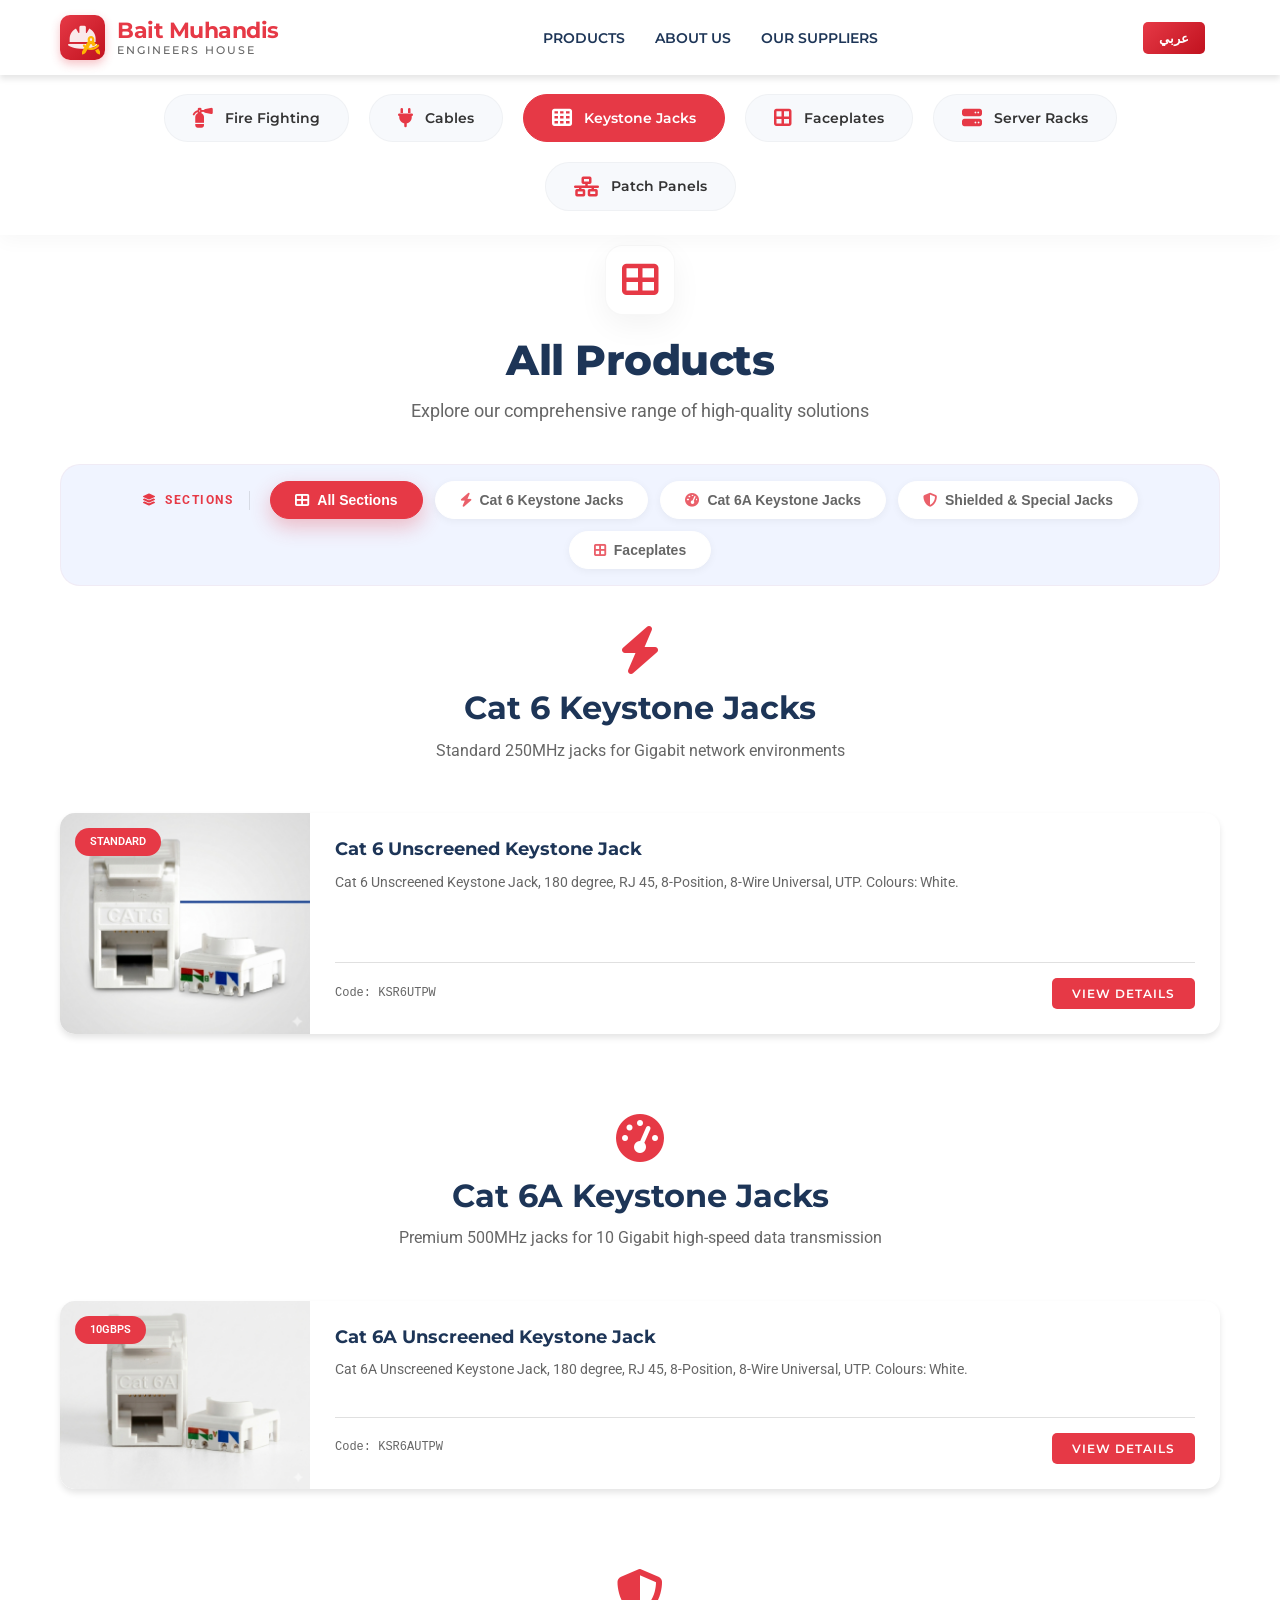
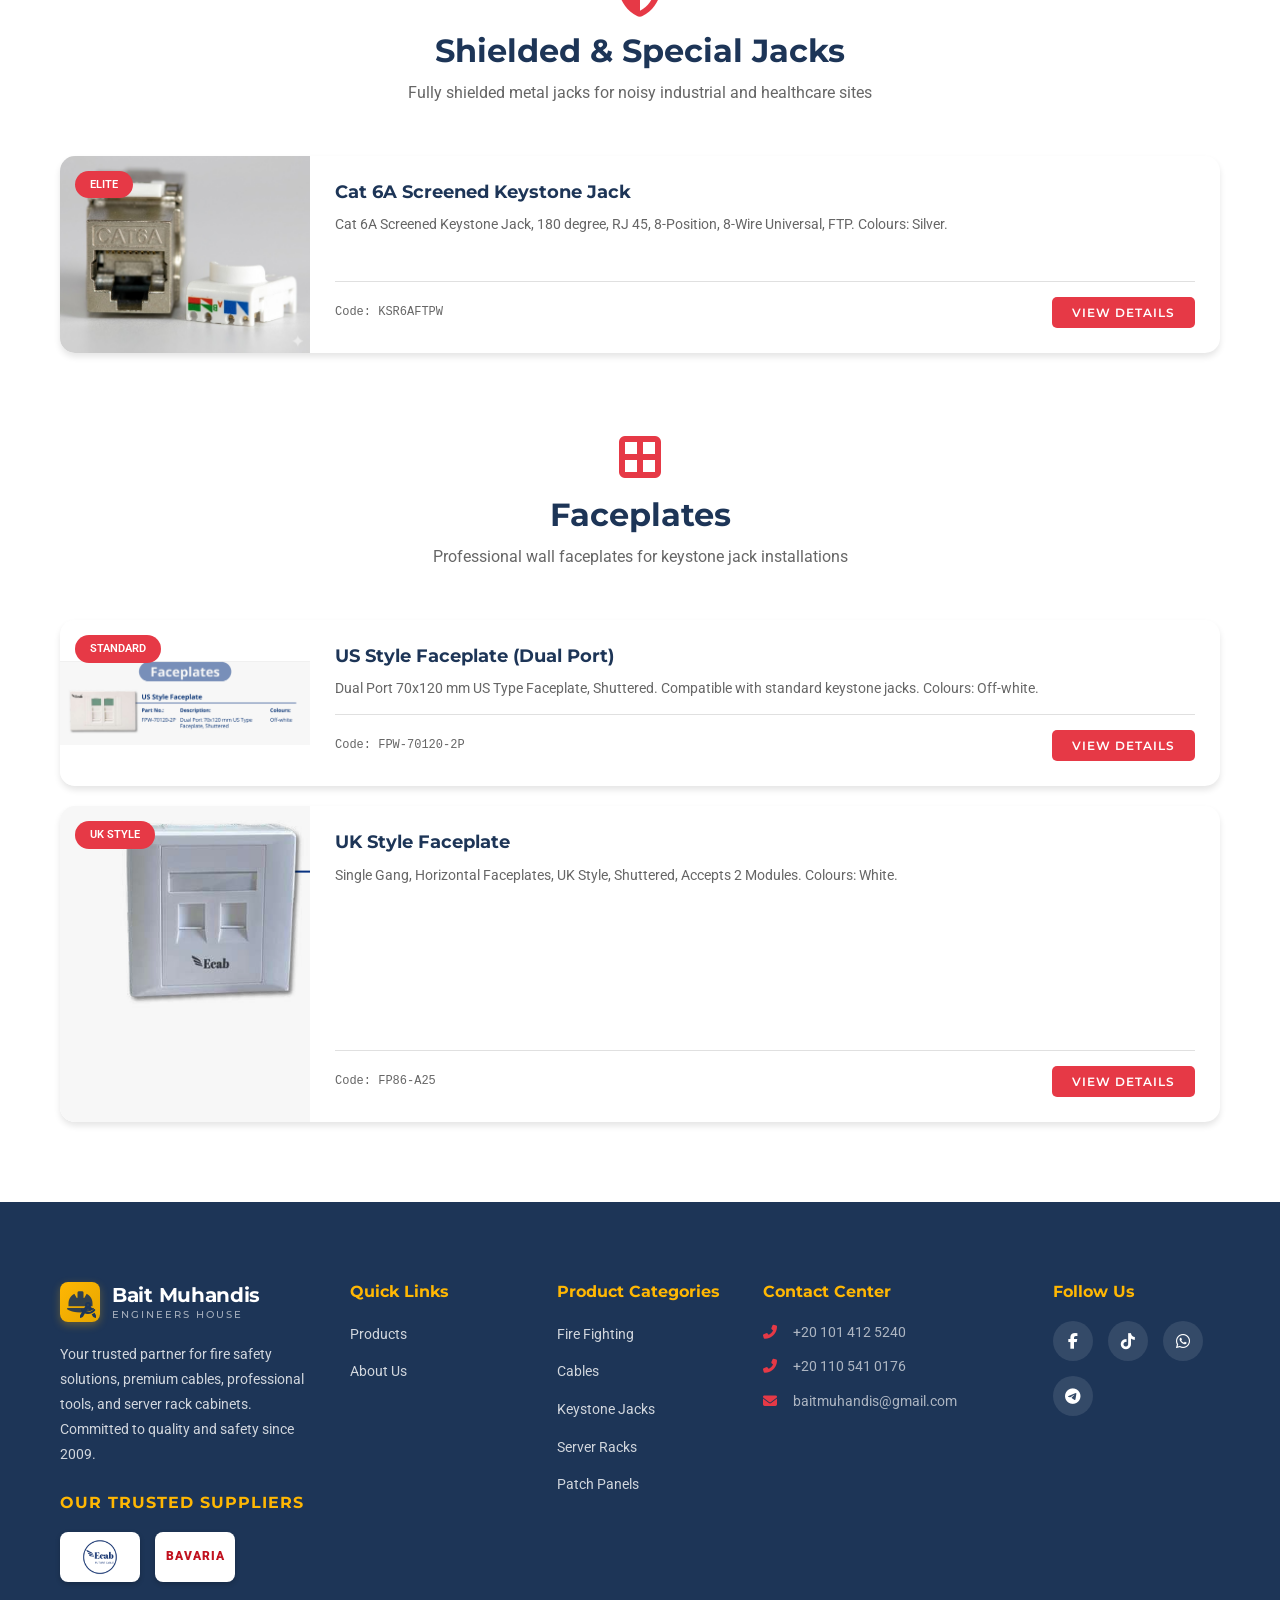
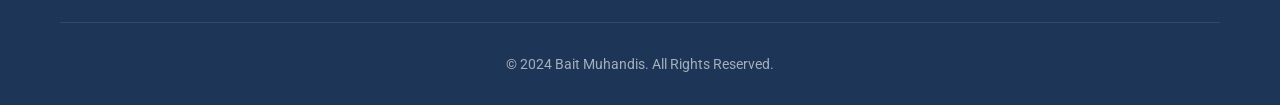
<file: products-keystone-jacks.html>
<!DOCTYPE html>
<html lang="en">
<head>
    <meta charset="UTF-8">
    <meta name="viewport" content="width=device-width, initial-scale=1.0">
    <meta name="description" content="Professional-grade networking components including keystone jacks, sockets, connectors, and faceplates provided by Bait Muhandis for seamless networking.">
    <meta name="keywords" content="Bait Muhandis, Engineers House, keystone jacks, faceplates, networking connectors, RJ45 sockets, structured cabling">
    <meta name="author" content="Bait Muhandis">
    <meta property="og:title" content="Keystone Jacks & Faceplates - Bait Muhandis">
    <meta property="og:description" content="Professional-grade networking components including keystone jacks, sockets, connectors, and faceplates provided by Bait Muhandis for seamless networking.">
    <meta property="og:type" content="website">
    <meta property="og:site_name" content="Bait Muhandis">
    <meta name="twitter:card" content="summary_large_image">
    <title>Keystone Jacks - Bait Muhandis</title>
    <link rel="stylesheet" href="css/style.css">
    <link rel="stylesheet" href="css/products.css">
    <link rel="preconnect" href="https://fonts.googleapis.com">
    <link rel="preconnect" href="https://fonts.gstatic.com" crossorigin>
    <link href="https://fonts.googleapis.com/css2?family=Roboto:wght@300;400;500;700&family=Montserrat:wght@400;600;700&display=swap" rel="stylesheet">
    <link rel="stylesheet" href="https://cdnjs.cloudflare.com/ajax/libs/font-awesome/6.4.0/css/all.min.css">
    <link rel="icon" href="images/favicon.jpg" type="image/jpeg">
</head>
<body>
    <!-- Header -->
    <header class="header">
        <div class="container">
            <div class="logo">
                <div class="logo-icon">
                    <i class="fas fa-hard-hat"></i>
                    <i class="fas fa-drafting-compass"></i>
                </div>
                <div class="logo-text">
                    <span class="logo-main">Bait Muhandis</span>
                    <span class="logo-tag">Engineers House</span>
                </div>
            </div>
            <nav class="nav" id="navMenu">
                <ul class="nav-list">
                    <li><a href="index.html" class="nav-link active" data-en="Products" data-ar="المنتجات">Products</a></li>
                    <li><a href="about.html" class="nav-link" data-en="About Us" data-ar="من نحن">About Us</a></li>
                    <li><a href="#footer-suppliers" class="nav-link" data-en="Our Suppliers" data-ar="موردونا">Our Suppliers</a></li>
                </ul>
            </nav>
            <button class="lang-btn" id="langBtn" aria-label="Switch Language">
                <span class="lang-text">عربي</span>
            </button>
            <button class="mobile-menu-btn" id="mobileMenuBtn" aria-label="Toggle menu">
                <i class="fas fa-bars"></i>
            </button>
        </div>
    </header>

<!-- Product Categories Navigation -->
    <section class="category-nav">
        <div class="container">
            <div class="category-tabs">
                <a href="products-fire-solutions.html" class="category-tab">
                    <i class="fas fa-fire-extinguisher"></i>
                    <span data-en="Fire Fighting" data-ar="مكافحة الحرائق">Fire Fighting</span>
                </a>
                <a href="index.html" class="category-tab">
                    <i class="fas fa-plug"></i>
                    <span data-en="Cables" data-ar="الكابلات">Cables</span>
                </a>
                <a href="products-keystone-jacks.html" class="category-tab active">
                    <i class="fas fa-th"></i>
                    <span data-en="Keystone Jacks" data-ar="مقابس كيستون">Keystone Jacks</span>
                </a>
                <a href="products-keystone-jacks.html#faceplates" class="category-tab">
                    <i class="fas fa-border-all"></i>
                    <span data-en="Faceplates" data-ar="لوحات الحائط">Faceplates</span>
                </a>
                
                <a href="products-racks.html" class="category-tab">
                    <i class="fas fa-server"></i>
                    <span data-en="Server Racks" data-ar="خزائن السيرفر">Server Racks</span>
                </a>
                <a href="products-patch-panels.html" class="category-tab">
                    <i class="fas fa-network-wired"></i>
                    <span data-en="Patch Panels" data-ar="لوحات التوصيل">Patch Panels</span>
                </a>
            </div>
        </div>
    </section>

    <!-- Products Grid -->
    <section class="products-detail">
        <div class="container">
            <!-- Cat 6 Keystone Jacks -->
            <div class="product-detail-section" data-category="keystone-jacks">
                <div class="section-title">
                    <i class="fas fa-bolt"></i>
                    <h2 data-en="Cat 6 Keystone Jacks" data-ar="مقابس كيستون Cat 6">Cat 6 Keystone Jacks</h2>
                    <p data-en="Standard 250MHz jacks for Gigabit network environments" data-ar="مقابس 250 ميجاهرتز قياسية لبيئات شبكات الجيجابت">Standard 250MHz jacks for Gigabit network environments</p>
                </div>
                <div class="products-grid products-row-view">
                    <div class="product-item" onclick="showProductModal('keystone-cat6-utp')">
                        <div class="product-badge" data-en="Standard" data-ar="قياسي">Standard</div>
                        <div class="product-img">
                            <img src="images/keystone/cat6-unscreened-jack.jpg" alt="Cat 6 Unscreened Keystone Jack">
                        </div>
                        <div class="product-info">
                            <h3 data-en="Cat 6 Unscreened Keystone Jack" data-ar="مقبس كيستون Cat 6 غير محمي">Cat 6 Unscreened Keystone Jack</h3>
                            <p class="product-desc" data-en="Cat 6 Unscreened Keystone Jack, 180 degree, RJ 45, 8-Position, 8-Wire Universal, UTP. Colours: White." data-ar="مقبس كيستون Cat 6 غير محمي، 180 درجة، RJ 45، 8 أوضاع، 8 أسلاك عالمية، UTP. اللون: أبيض.">Cat 6 Unscreened Keystone Jack, 180 degree, RJ 45, 8-Position, 8-Wire Universal, UTP. Colours: White.</p>
                            <div class="product-footer">
                                <span class="product-code">Code: KSR6UTPW</span>
                                <button class="btn btn-primary btn-sm" data-en="View Details" data-ar="عرض التفاصيل">View Details</button>
                            </div>
                        </div>
                    </div>
                </div>
            </div>

            <!-- Cat 6A Keystone Jacks -->
            <div class="product-detail-section" data-category="keystone-jacks">
                <div class="section-title">
                    <i class="fas fa-tachometer-alt"></i>
                    <h2 data-en="Cat 6A Keystone Jacks" data-ar="مقابس كيستون Cat 6A">Cat 6A Keystone Jacks</h2>
                    <p data-en="Premium 500MHz jacks for 10 Gigabit high-speed data transmission" data-ar="مقابس 500 ميجاهرتز ممتازة لنقل البيانات عالي السرعة 10 جيجابت">Premium 500MHz jacks for 10 Gigabit high-speed data transmission</p>
                </div>
                <div class="products-grid products-row-view">
                    <div class="product-item" onclick="showProductModal('keystone-cat6a-utp')">
                        <div class="product-badge" data-en="10Gbps" data-ar="10Gbps">10Gbps</div>
                        <div class="product-img">
                            <img src="images/keystone/cat6a-unscreened-jack.jpg" alt="Cat 6A Unscreened Keystone Jack">
                        </div>
                        <div class="product-info">
                            <h3 data-en="Cat 6A Unscreened Keystone Jack" data-ar="مقبس كيستون Cat 6A UTP">Cat 6A Unscreened Keystone Jack</h3>
                            <p class="product-desc" data-en="Cat 6A Unscreened Keystone Jack, 180 degree, RJ 45, 8-Position, 8-Wire Universal, UTP. Colours: White." data-ar="مقبس كيستون Cat 6A غير محمي، 180 درجة، RJ 45، 8 أوضاع، 8 أسلاك عالمية، UTP. اللون: أبيض.">Cat 6A Unscreened Keystone Jack, 180 degree, RJ 45, 8-Position, 8-Wire Universal, UTP. Colours: White.</p>
                            <div class="product-footer">
                                <span class="product-code">Code: KSR6AUTPW</span>
                                <button class="btn btn-primary btn-sm" data-en="View Details" data-ar="عرض التفاصيل">View Details</button>
                            </div>
                        </div>
                    </div>
                </div>
            </div>

            <!-- Shielded & Toolless Jacks -->
            <div class="product-detail-section" data-category="keystone-jacks">
                <div class="section-title">
                    <i class="fas fa-shield-alt"></i>
                    <h2 data-en="Shielded & Special Jacks" data-ar="مقابس محمية وخاصة">Shielded & Special Jacks</h2>
                    <p data-en="Fully shielded metal jacks for noisy industrial and healthcare sites" data-ar="مقابس معدنية محمية بالكامل للمواقع الصناعية والرعاية الصحية">Fully shielded metal jacks for noisy industrial and healthcare sites</p>
                </div>
                <div class="products-grid products-row-view">
                    <div class="product-item" onclick="showProductModal('keystone-cat6a-shielded')">
                        <div class="product-badge" data-en="Elite" data-ar="نخبة">Elite</div>
                        <div class="product-img">
                            <img src="images/keystone/cat6a-shielded-jack.png" alt="Cat 6A Screened Keystone Jack">
                        </div>
                        <div class="product-info">
                            <h3 data-en="Cat 6A Screened Keystone Jack" data-ar="مقبس كيستون Cat 6A محمي">Cat 6A Screened Keystone Jack</h3>
                            <p class="product-desc" data-en="Cat 6A Screened Keystone Jack, 180 degree, RJ 45, 8-Position, 8-Wire Universal, FTP. Colours: Silver." data-ar="مقبس كيستون Cat 6A محمي، 180 درجة، RJ 45، 8 أوضاع، 8 أسلاك عالمية، FTP. اللون: فضي.">Cat 6A Screened Keystone Jack, 180 degree, RJ 45, 8-Position, 8-Wire Universal, FTP. Colours: Silver.</p>
                            <div class="product-footer">
                                <span class="product-code">Code: KSR6AFTPW</span>
                                <button class="btn btn-primary btn-sm" data-en="View Details" data-ar="عرض التفاصيل">View Details</button>
                            </div>
                        </div>
                    </div>
                </div>
            </div>
        </div>
    </section>

    <!-- Faceplates Section -->
    <section class="products-detail" id="faceplates" style="padding-top: 0;">
        <div class="container">
            <div class="product-detail-section" data-category="faceplates">
                <div class="section-title">
                    <i class="fas fa-border-all"></i>
                    <h2 data-en="Faceplates" data-ar="لوحات الحائط">Faceplates</h2>
                    <p data-en="Professional wall faceplates for keystone jack installations" data-ar="لوحات حائط احترافية لتركيب مقابس كيستون">Professional wall faceplates for keystone jack installations</p>
                </div>
                <div class="products-grid products-row-view">
                    <div class="product-item" onclick="showProductModal('faceplate-us')">
                        <div class="product-badge" data-en="Standard" data-ar="قياسي">Standard</div>
                        <div class="product-img">
                            <img src="images/patch-panels/us-style-faceplate.png" alt="US Style Faceplate">
                        </div>
                        <div class="product-info">
                            <h3 data-en="US Style Faceplate (Dual Port)" data-ar="لوحة حائط نمط أمريكي">US Style Faceplate (Dual Port)</h3>
                            <p class="product-desc" data-en="Dual Port 70x120 mm US Type Faceplate, Shuttered. Compatible with standard keystone jacks. Colours: Off-white." data-ar="لوحة حائط نمط أمريكي 70×120 مم بمنفذين ومغلقة. متوافقة مع مقابس كيستون القياسية. اللون: أبيض.">Dual Port 70x120 mm US Type Faceplate, Shuttered. Compatible with standard keystone jacks. Colours: Off-white.</p>
                            <div class="product-footer">
                                <span class="product-code">Code: FPW-70120-2P</span>
                                <button class="btn btn-primary btn-sm" data-en="View Details" data-ar="عرض التفاصيل">View Details</button>
                            </div>
                        </div>
                    </div>

                    <div class="product-item" onclick="showProductModal('faceplate-uk')">
                        <div class="product-badge" data-en="UK Style" data-ar="نمط بريطاني">UK Style</div>
                        <div class="product-img">
                            <img src="images/patch-panels/uk-style-faceplate.png" alt="UK Style Faceplate">
                        </div>
                        <div class="product-info">
                            <h3 data-en="UK Style Faceplate" data-ar="لوحة حائط نمط بريطاني">UK Style Faceplate</h3>
                            <p class="product-desc" data-en="Single Gang, Horizontal Faceplates, UK Style, Shuttered, Accepts 2 Modules. Colours: White." data-ar="لوحة حائط أفقية مفردة نمط بريطاني ومغلقة تقبل وحدتين كيستون. اللون: أبيض.">Single Gang, Horizontal Faceplates, UK Style, Shuttered, Accepts 2 Modules. Colours: White.</p>
                            <div class="product-footer">
                                <span class="product-code">Code: FP86-A25</span>
                                <button class="btn btn-primary btn-sm" data-en="View Details" data-ar="عرض التفاصيل">View Details</button>
                            </div>
                        </div>
                    </div>
                </div>
            </div>
        </div>
    </section>

    <!-- Footer -->
    <footer class="footer">
        <div class="container">
            <div class="footer-content">
                <div class="footer-about">
                    <div class="footer-logo">
                        <div class="logo-icon">
                            <i class="fas fa-hard-hat"></i>
                            <i class="fas fa-drafting-compass"></i>
                        </div>
                        <div class="logo-text">
                            <span class="logo-main">Bait Muhandis</span>
                            <span class="logo-tag">Engineers House</span>
                        </div>
                    </div>
                    <p data-en="Your trusted partner for fire safety solutions, premium cables, professional tools, and server rack cabinets. Committed to quality and safety since 2009." data-ar="شريكك الموثوق لحلول السلامة من الحرائق والكابلات الممتازة والأدوات الاحترافية وخزائن السيرفر. ملتزمون بالجودة والسلامة منذ 2009.">Your trusted partner for fire safety solutions, premium cables, professional tools, and server rack cabinets. Committed to quality and safety since 2009.</p>
                
                    <div id="footer-suppliers" class="footer-suppliers">
                        <h4 data-en="Our Trusted Suppliers" data-ar="موردينا المعتمدين">Our Trusted Suppliers</h4>
                        <div class="supplier-logos">
                            <div class="supplier-logo" title="ECAB Cables">
                                <img src="images/ecab-logo.png" alt="ECAB Logo">
                            </div>
                            <div class="supplier-logo placeholder" title="Bavaria Fire Fighting">
                                BAVARIA
                            </div>
                        </div>
                    </div>
                </div>
                <div class="footer-links">
                    <h4 data-en="Quick Links" data-ar="روابط سريعة">Quick Links</h4>
                    <ul>
                        <li><a href="index.html" data-en="Products" data-ar="المنتجات">Products</a></li>
                        <li><a href="about.html" data-en="About Us" data-ar="من نحن">About Us</a></li>
                    </ul>
                </div>
                <div class="footer-products">
                    <h4 data-en="Product Categories" data-ar="فئات المنتجات">Product Categories</h4>
                    <ul>
                        <li><a href="products-fire-solutions.html" data-en="Fire Fighting" data-ar="مكافحة الحرائق">Fire Fighting</a></li>
                        <li><a href="index.html" data-en="Cables" data-ar="الكابلات">Cables</a></li>
                        <li><a href="products-keystone-jacks.html" data-en="Keystone Jacks" data-ar="مقابس كيستون">Keystone Jacks</a></li>
                        
                        <li><a href="products-racks.html" data-en="Server Racks" data-ar="خزائن السيرفر">Server Racks</a></li>
                        <li><a href="products-patch-panels.html" data-en="Patch Panels" data-ar="لوحات التوصيل">Patch Panels</a></li>

                    </ul>
                </div>
                
                <div class="footer-contact">
                    <h4 data-en="Contact Center" data-ar="مركز الاتصال">Contact Center</h4>
                    <ul class="contact-list">
                        <li><i class="fas fa-phone-alt"></i> <a href="tel:+201014125240">+20 101 412 5240</a></li>
                        <li><i class="fas fa-phone-alt"></i> <a href="tel:+201105410176">+20 110 541 0176</a></li>
                        <li><i class="fas fa-envelope"></i> <a href="mailto:baitmuhandis@gmail.com">baitmuhandis@gmail.com</a></li>
                    </ul>
                </div>
                <div class="footer-social">
                    <h4 data-en="Follow Us" data-ar="تابعنا">Follow Us</h4>
                    
                    <div class="social-icons">
                        <a href="https://www.facebook.com/share/18L5GLDeh3/" aria-label="Facebook"><i class="fab fa-facebook-f"></i></a>
                        <a href="https://www.tiktok.com/@baitul.muhandis?_r=1&_t=ZS-95tZrmoOvTB" aria-label="TikTok"><i class="fab fa-tiktok"></i></a>
                        <a href="https://wa.me/201014125240" aria-label="WhatsApp"><i class="fab fa-whatsapp"></i></a>
                        <a href="https://t.me/+epyzkK5kfogwMTU0" aria-label="Telegram"><i class="fab fa-telegram-plane"></i></a>
                    </div>
                </div>
            </div>
            <div class="footer-bottom">
                <p>&copy; 2024 Bait Muhandis. All Rights Reserved.</p>
            </div>
        </div>
    </footer>

    <!-- Product Modal -->
    <div class="product-modal" id="productModal">
        <div class="modal-content">
            <button class="modal-close" onclick="closeProductModal()">&times;</button>
            <div class="modal-body" id="modalBody">
                <!-- Dynamic content will be loaded here -->
            </div>
        </div>
    </div>

    <!-- Back to Top Button -->
    <button class="back-to-top" id="backToTop" aria-label="Back to top">
        <i class="fas fa-arrow-up"></i>
    </button>

    <script src="js/products.js"></script>
    <script src="js/main.js"></script>
</body>
</html>
</file>
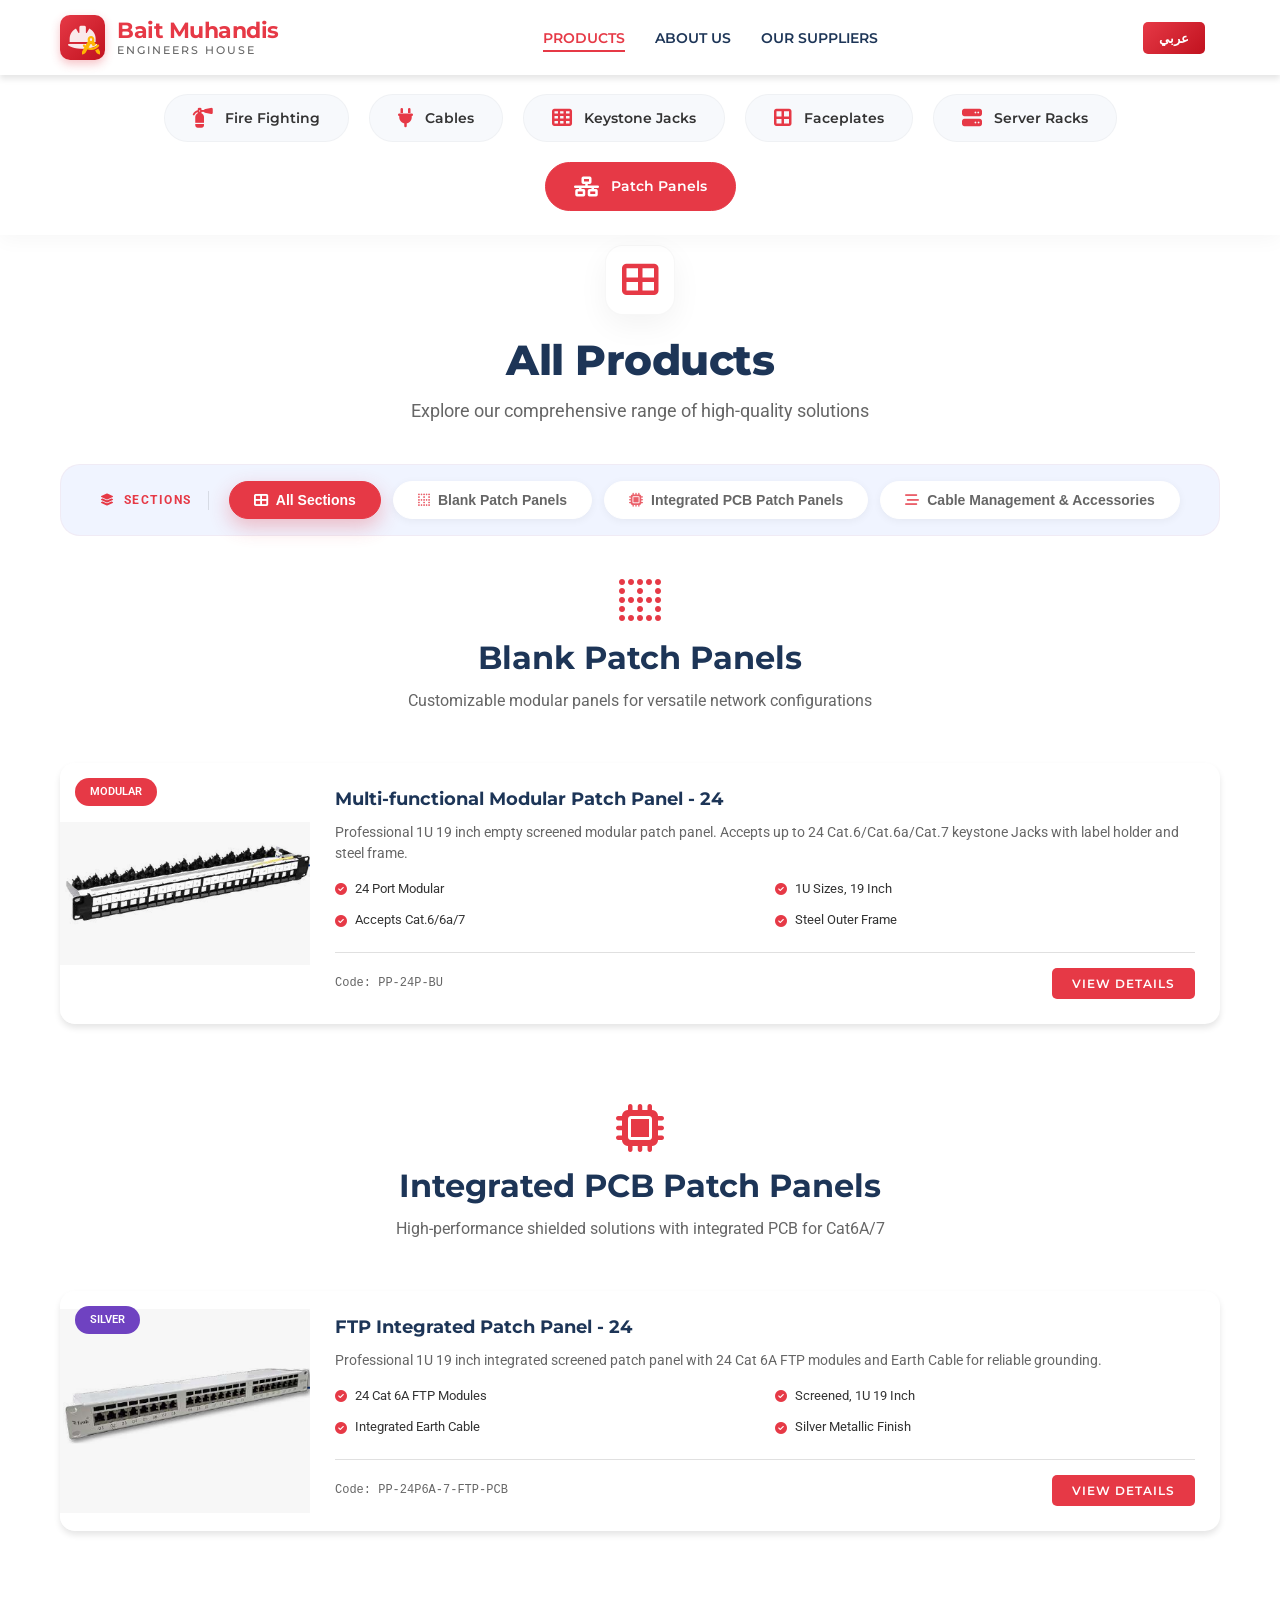
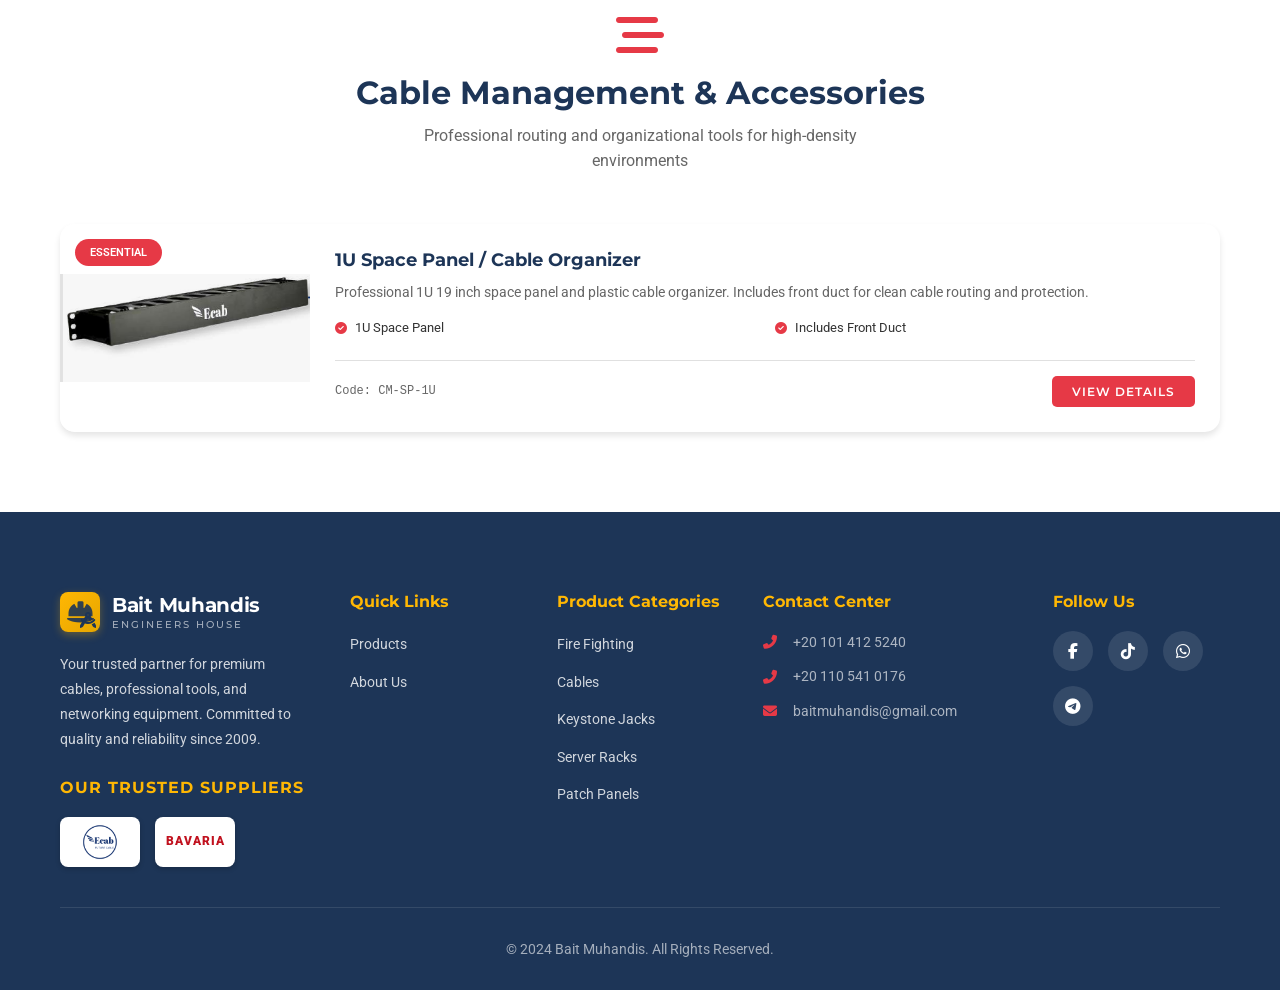
<file: products-patch-panels.html>
<!DOCTYPE html>
<html lang="en">
<head>
    <meta charset="UTF-8">
    <meta name="viewport" content="width=device-width, initial-scale=1.0">
    <meta name="description" content="Reliable and organized patch panel solutions. Enhance your networking infrastructure with Bait Muhandis premium data distribution panels.">
    <meta name="keywords" content="Bait Muhandis, Engineers House, patch panels, network panels, data distribution, structured cabling, rack mount panels">
    <meta name="author" content="Bait Muhandis">
    <meta property="og:title" content="Patch Panels - Bait Muhandis">
    <meta property="og:description" content="Reliable and organized patch panel solutions. Enhance your networking infrastructure with Bait Muhandis premium data distribution panels.">
    <meta property="og:type" content="website">
    <meta property="og:site_name" content="Bait Muhandis">
    <meta name="twitter:card" content="summary_large_image">
    <title>Patch Panels - Bait Muhandis</title>
    <link rel="stylesheet" href="css/style.css">
    <link rel="stylesheet" href="css/products.css">
    <link rel="preconnect" href="https://fonts.googleapis.com">
    <link rel="preconnect" href="https://fonts.gstatic.com" crossorigin>
    <link href="https://fonts.googleapis.com/css2?family=Roboto:wght@300;400;500;700&family=Montserrat:wght@400;600;700&family=Cairo:wght@400;600;700&display=swap" rel="stylesheet">
    <link rel="stylesheet" href="https://cdnjs.cloudflare.com/ajax/libs/font-awesome/6.4.0/css/all.min.css">
    <link rel="icon" href="images/favicon.jpg" type="image/jpeg">
</head>
<body>
    <!-- Header -->
    <header class="header">
        <div class="container">
            <div class="logo">
                <div class="logo-icon">
                    <i class="fas fa-hard-hat"></i>
                    <i class="fas fa-drafting-compass"></i>
                </div>
                <div class="logo-text">
                    <span class="logo-main">Bait Muhandis</span>
                    <span class="logo-tag">Engineers House</span>
                </div>
            </div>
            <nav class="nav" id="navMenu">
                <ul class="nav-list">
                    <li><a href="index.html" class="nav-link active" data-en="Products" data-ar="المنتجات">Products</a></li>
                    <li><a href="about.html" class="nav-link" data-en="About Us" data-ar="من نحن">About Us</a></li>
                    <li><a href="#footer-suppliers" class="nav-link" data-en="Our Suppliers" data-ar="موردونا">Our Suppliers</a></li>
                </ul>
            </nav>
            <button class="lang-btn" id="langBtn" aria-label="Switch Language">
                <span class="lang-text">عربي</span>
            </button>
            <button class="mobile-menu-btn" id="mobileMenuBtn" aria-label="Toggle menu">
                <i class="fas fa-bars"></i>
            </button>
        </div>
    </header>

<!-- Product Categories Navigation -->
    <section class="category-nav">
        <div class="container">
            <div class="category-tabs">
                <a href="products-fire-solutions.html" class="category-tab">
                    <i class="fas fa-fire-extinguisher"></i>
                    <span data-en="Fire Fighting" data-ar="مكافحة الحرائق">Fire Fighting</span>
                </a>
                <a href="index.html" class="category-tab">
                    <i class="fas fa-plug"></i>
                    <span data-en="Cables" data-ar="الكابلات">Cables</span>
                </a>
                <a href="products-keystone-jacks.html" class="category-tab">
                    <i class="fas fa-th"></i>
                    <span data-en="Keystone Jacks" data-ar="مقابس كيستون">Keystone Jacks</span>
                </a>
                <a href="products-keystone-jacks.html#faceplates" class="category-tab">
                    <i class="fas fa-border-all"></i>
                    <span data-en="Faceplates" data-ar="لوحات الحائط">Faceplates</span>
                </a>
                
                <a href="products-racks.html" class="category-tab">
                    <i class="fas fa-server"></i>
                    <span data-en="Server Racks" data-ar="خزائن السيرفر">Server Racks</span>
                </a>
                <a href="products-patch-panels.html" class="category-tab active">
                    <i class="fas fa-network-wired"></i>
                    <span data-en="Patch Panels" data-ar="لوحات التوصيل">Patch Panels</span>
                </a>
            </div>
        </div>
    </section>

    <!-- Products Grid -->
    <section class="products-detail">
        <div class="container">
            <!-- Blank Patch Panels -->
            <div class="product-detail-section" data-category="patch-panels">
                <div class="section-title">
                    <i class="fas fa-border-none"></i>
                    <h2 data-en="Blank Patch Panels" data-ar="لوحات توصيل فارغة">Blank Patch Panels</h2>
                    <p data-en="Customizable modular panels for versatile network configurations" data-ar="لوحات نمطية قابلة للتخصيص لتهيئة الشبكات المتعددة">Customizable modular panels for versatile network configurations</p>
                </div>
                <div class="products-grid products-row-view">
                    <div class="product-item" onclick="showProductModal('patch-panel-blank')">
                        <div class="product-badge" data-en="Modular" data-ar="نمطي">Modular</div>
                        <div class="product-img">
                            <img src="images/patch-panels/modular-patch-panel-24.png" alt="Multi-functional Modular Patch Panel - 24">
                        </div>
                        <div class="product-info">
                            <h3 data-en="Multi-functional Modular Patch Panel - 24" data-ar="لوحة توصيل نمطية متعددة الوظائف - 24">Multi-functional Modular Patch Panel - 24</h3>
                            <p class="product-desc" data-en="Professional 1U 19 inch empty screened modular patch panel. Accepts up to 24 Cat.6/Cat.6a/Cat.7 keystone Jacks with label holder and steel frame." data-ar="لوحة توصيل نمطية فارغة وشاشة احترافية 1U مقاس 19 بوصة. تقبل ما يصل إلى 24 مقبس Cat.6 / Cat.6a / Cat.7 مع حامل ملصقات وإطار فولاذي.">Professional 1U 19 inch empty screened modular patch panel. Accepts up to 24 Cat.6/Cat.6a/Cat.7 keystone Jacks with label holder and steel frame.</p>
                            <ul class="product-specs">
                                <li><i class="fas fa-check-circle"></i> <span data-en="24 Port Modular" data-ar="24 منفذ نمطي">24 Port Modular</span></li>
                                <li><i class="fas fa-check-circle"></i> <span data-en="1U Sizes, 19 Inch" data-ar="1U مقاس، 19 بوصة">1U Sizes, 19 Inch</span></li>
                                <li><i class="fas fa-check-circle"></i> <span data-en="Accepts Cat.6/6a/7" data-ar="يقبل Cat.6/6a/7">Accepts Cat.6/6a/7</span></li>
                                <li><i class="fas fa-check-circle"></i> <span data-en="Steel Outer Frame" data-ar="إطار خارجي فولاذي">Steel Outer Frame</span></li>
                            </ul>
                            <div class="product-footer">
                                <span class="product-code">Code: PP-24P-BU</span>
                                <button class="btn btn-primary btn-sm" data-en="View Details" data-ar="عرض التفاصيل">View Details</button>
                            </div>
                        </div>
                    </div>
                </div>
            </div>

            <!-- Integrated Patch Panels -->
            <div class="product-detail-section" data-category="patch-panels">
                <div class="section-title">
                    <i class="fas fa-microchip"></i>
                    <h2 data-en="Integrated PCB Patch Panels" data-ar="لوحات توصيل PCB مدمجة">Integrated PCB Patch Panels</h2>
                    <p data-en="High-performance shielded solutions with integrated PCB for Cat6A/7" data-ar="حلول محمية عالية الأداء مع PCB مدمج لـ Cat6A/7">High-performance shielded solutions with integrated PCB for Cat6A/7</p>
                </div>
                <div class="products-grid products-row-view">
                    <div class="product-item" onclick="showProductModal('patch-panel-integrated')">
                        <div class="product-badge premium" data-en="Silver" data-ar="فضي">Silver</div>
                        <div class="product-img">
                            <img src="images/patch-panels/integrated-patch-panel-24.png" alt="FTP Integrated Patch Panel - 24">
                        </div>
                        <div class="product-info">
                            <h3 data-en="FTP Integrated Patch Panel - 24" data-ar="لوحة توصيل مدمجة FTP - 24">FTP Integrated Patch Panel - 24</h3>
                            <p class="product-desc" data-en="Professional 1U 19 inch integrated screened patch panel with 24 Cat 6A FTP modules and Earth Cable for reliable grounding." data-ar="لوحة توصيل مدمجة وشاشة احترافية 1U مقاس 19 بوصة مع 24 وحدة Cat 6A FTP وكابل أرضي للتأريض الموثوق.">Professional 1U 19 inch integrated screened patch panel with 24 Cat 6A FTP modules and Earth Cable for reliable grounding.</p>
                            <ul class="product-specs">
                                <li><i class="fas fa-check-circle"></i> <span data-en="24 Cat 6A FTP Modules" data-ar="24 وحدة Cat 6A FTP">24 Cat 6A FTP Modules</span></li>
                                <li><i class="fas fa-check-circle"></i> <span data-en="Screened, 1U 19 Inch" data-ar="شاشة، 1U 19 بوصة">Screened, 1U 19 Inch</span></li>
                                <li><i class="fas fa-check-circle"></i> <span data-en="Integrated Earth Cable" data-ar="كابل أرضي مدمج">Integrated Earth Cable</span></li>
                                <li><i class="fas fa-check-circle"></i> <span data-en="Silver Metallic Finish" data-ar="لمسة معدنية فضية">Silver Metallic Finish</span></li>
                            </ul>
                            <div class="product-footer">
                                <span class="product-code">Code: PP-24P6A-7-FTP-PCB</span>
                                <button class="btn btn-primary btn-sm" data-en="View Details" data-ar="عرض التفاصيل">View Details</button>
                            </div>
                        </div>
                    </div>
                </div>
            </div>

            <!-- Cable Management & Accessories -->
            <div class="product-detail-section" data-category="cable-management">
                <div class="section-title">
                    <i class="fas fa-stream"></i>
                    <h2 data-en="Cable Management & Accessories" data-ar="تنظيم الكابلات وملحقاتها">Cable Management & Accessories</h2>
                    <p data-en="Professional routing and organizational tools for high-density environments" data-ar="أدوات توجيه وتنظيم احترافية للبيئات عالية الكثافة">Professional routing and organizational tools for high-density environments</p>
                </div>
                <div class="products-grid products-row-view">
                    <div class="product-item" onclick="showProductModal('cable-manager-space')">
                        <div class="product-badge" data-en="Essential" data-ar="أساسي">Essential</div>
                        <div class="product-img">
                            <img src="images/patch-panels/space-panel-1u.png" alt="1U Space Panel / Cable Organizer">
                        </div>
                        <div class="product-info">
                            <h3 data-en="1U Space Panel / Cable Organizer" data-ar="لوحة مساحة 1U / منظم كابلات">1U Space Panel / Cable Organizer</h3>
                            <p class="product-desc" data-en="Professional 1U 19 inch space panel and plastic cable organizer. Includes front duct for clean cable routing and protection." data-ar="لوحة مساحة 1U مقاس 19 بوصة ومنظم كابلات بلاستيكي. يتضمن قناة أمامية لتوجيه الكابلات وحمايتها بشكل منظم.">Professional 1U 19 inch space panel and plastic cable organizer. Includes front duct for clean cable routing and protection.</p>
                            <ul class="product-specs">
                                <li><i class="fas fa-check-circle"></i> <span data-en="1U Space Panel" data-ar="لوحة مساحة 1U">1U Space Panel</span></li>
                                <li><i class="fas fa-check-circle"></i> <span data-en="Includes Front Duct" data-ar="يتضمن قناة أمامية">Includes Front Duct</span></li>
                            </ul>
                            <div class="product-footer">
                                <span class="product-code">Code: CM-SP-1U</span>
                                <button class="btn btn-primary btn-sm" data-en="View Details" data-ar="عرض التفاصيل">View Details</button>
                            </div>
                        </div>
                    </div>
                </div>
            </div>
        </div>
    </section>

    <!-- Footer -->
    <footer class="footer">
        <div class="container">
            <div class="footer-content">
                <div class="footer-about">
                    <div class="footer-logo">
                        <div class="logo-icon">
                            <i class="fas fa-hard-hat"></i>
                            <i class="fas fa-drafting-compass"></i>
                        </div>
                        <div class="logo-text">
                            <span class="logo-main">Bait Muhandis</span>
                            <span class="logo-tag">Engineers House</span>
                        </div>
                    </div>
                    <p data-en="Your trusted partner for premium cables, professional tools, and networking equipment. Committed to quality and reliability since 2009." data-ar="شريكك الموثوق للكابلات الممتازة والأدوات الاحترافية ومعدات الشبكات. ملتزمون بالجودة والموثوقية منذ 2009.">Your trusted partner for premium cables, professional tools, and networking equipment. Committed to quality and reliability since 2009.</p>
                
                    <div id="footer-suppliers" class="footer-suppliers">
                        <h4 data-en="Our Trusted Suppliers" data-ar="موردينا المعتمدين">Our Trusted Suppliers</h4>
                        <div class="supplier-logos">
                            <div class="supplier-logo" title="ECAB Cables">
                                <img src="images/ecab-logo.png" alt="ECAB Logo">
                            </div>
                            <div class="supplier-logo placeholder" title="Bavaria Fire Fighting">
                                BAVARIA
                            </div>
                        </div>
                    </div>
                </div>
                <div class="footer-links">
                    <h4 data-en="Quick Links" data-ar="روابط سريعة">Quick Links</h4>
                    <ul>
                        <li><a href="index.html" data-en="Products" data-ar="المنتجات">Products</a></li>
                        <li><a href="about.html" data-en="About Us" data-ar="من نحن">About Us</a></li>
                    </ul>
                </div>
                <div class="footer-products">
                    <h4 data-en="Product Categories" data-ar="فئات المنتجات">Product Categories</h4>
                    <ul>
                        <li><a href="products-fire-solutions.html" data-en="Fire Fighting" data-ar="مكافحة الحرائق">Fire Fighting</a></li>
                        <li><a href="index.html" data-en="Cables" data-ar="الكابلات">Cables</a></li>
                        <li><a href="products-keystone-jacks.html" data-en="Keystone Jacks" data-ar="مقابس كيستون">Keystone Jacks</a></li>
                        <li><a href="products-racks.html" data-en="Server Racks" data-ar="خزائن السيرفر">Server Racks</a></li>
                        <li><a href="products-patch-panels.html" data-en="Patch Panels" data-ar="لوحات التوصيل">Patch Panels</a></li>
                    </ul>
                </div>
                <div class="footer-contact">
                    <h4 data-en="Contact Center" data-ar="مركز الاتصال">Contact Center</h4>
                    <ul class="contact-list">
                        <li><i class="fas fa-phone-alt"></i> <a href="tel:+201014125240">+20 101 412 5240</a></li>
                        <li><i class="fas fa-phone-alt"></i> <a href="tel:+201105410176">+20 110 541 0176</a></li>
                        <li><i class="fas fa-envelope"></i> <a href="mailto:baitmuhandis@gmail.com">baitmuhandis@gmail.com</a></li>
                    </ul>
                </div>
                <div class="footer-social">
                    <h4 data-en="Follow Us" data-ar="تابعنا">Follow Us</h4>
                    <div class="social-icons">
                        <a href="https://www.facebook.com/share/18L5GLDeh3/" aria-label="Facebook"><i class="fab fa-facebook-f"></i></a>
                        <a href="https://www.tiktok.com/@baitul.muhandis?_r=1&_t=ZS-95tZrmoOvTB" aria-label="TikTok"><i class="fab fa-tiktok"></i></a>
                        <a href="https://wa.me/201014125240" aria-label="WhatsApp"><i class="fab fa-whatsapp"></i></a>
                        <a href="https://t.me/+epyzkK5kfogwMTU0" aria-label="Telegram"><i class="fab fa-telegram-plane"></i></a>
                    </div>
                </div>
            </div>
            <div class="footer-bottom">
                <p>&copy; 2024 Bait Muhandis. All Rights Reserved.</p>
            </div>
        </div>
    </footer>

    <!-- Product Modal -->
    <div class="product-modal" id="productModal">
        <div class="modal-content">
            <button class="modal-close" onclick="closeProductModal()">&times;</button>
            <div class="modal-body" id="modalBody">
                <!-- Dynamic content will be loaded here -->
            </div>
        </div>
    </div>

    <!-- Back to Top Button -->
    <button class="back-to-top" id="backToTop" aria-label="Back to top">
        <i class="fas fa-arrow-up"></i>
    </button>

    <script src="js/products.js"></script>
    <script src="js/main.js"></script>
</body>
</html>
</file>
<file: css/style.css>
/* ========================================
   FireTech Supplies - Main Stylesheet
   ======================================== */

/* CSS Variables */
:root {
    --primary-color: #e63946;
    --primary-dark: #c1121f;
    --secondary-color: #1d3557;
    --accent-color: #ffb703;
    --text-color: #333333;
    --text-light: #666666;
    --bg-light: #f8f9fa;
    --bg-white: #ffffff;
    --border-color: #e0e0e0;
    --shadow: 0 4px 6px rgba(0, 0, 0, 0.1);
    --shadow-lg: 0 10px 25px rgba(0, 0, 0, 0.15);
    --transition: all 0.3s ease;
    --font-primary: 'Montserrat', sans-serif;
    --font-secondary: 'Roboto', sans-serif;
}

/* Reset & Base Styles */
* {
    margin: 0;
    padding: 0;
    box-sizing: border-box;
}

html {
    scroll-behavior: smooth;
}

body {
    font-family: var(--font-secondary);
    line-height: 1.6;
    color: var(--text-color);
    overflow-x: hidden;
}

.container {
    max-width: 1200px;
    margin: 0 auto;
    padding: 0 20px;
}

h1, h2, h3, h4, h5, h6 {
    font-family: var(--font-primary);
    font-weight: 700;
    line-height: 1.2;
}

a {
    text-decoration: none;
    color: inherit;
    transition: var(--transition);
}

ul {
    list-style: none;
}

img {
    max-width: 100%;
    height: auto;
}

/* Button Styles */
.btn {
    display: inline-block;
    padding: 12px 30px;
    border-radius: 5px;
    font-family: var(--font-primary);
    font-weight: 600;
    font-size: 14px;
    text-transform: uppercase;
    letter-spacing: 1px;
    cursor: pointer;
    border: none;
    transition: var(--transition);
}

.btn-primary {
    background: var(--primary-color);
    color: var(--bg-white);
}

.btn-primary:hover {
    background: var(--primary-dark);
    transform: translateY(-2px);
    box-shadow: var(--shadow-lg);
}

.btn-secondary {
    background: transparent;
    color: var(--bg-white);
    border: 2px solid var(--bg-white);
}

.btn-secondary:hover {
    background: var(--bg-white);
    color: var(--primary-color);
}

.btn-full {
    width: 100%;
}

/* ========================================
   Header Styles
   ======================================== */
.header {
    position: fixed;
    top: 0;
    left: 0;
    width: 100%;
    background: var(--bg-white);
    box-shadow: var(--shadow);
    z-index: 1000;
    transition: var(--transition);
}

.header .container {
    display: flex;
    justify-content: space-between;
    align-items: center;
    padding: 15px 20px;
}

.logo {
    display: flex;
    align-items: center;
    gap: 12px;
    font-family: var(--font-primary);
}

.logo-icon {
    position: relative;
    width: 45px;
    height: 45px;
    background: linear-gradient(135deg, var(--primary-color) 0%, var(--primary-dark) 100%);
    border-radius: 10px;
    display: flex;
    align-items: center;
    justify-content: center;
    box-shadow: 0 4px 10px rgba(230, 57, 70, 0.3);
}

.logo-icon i {
    position: absolute;
    color: var(--bg-white);
    font-size: 22px;
}

.logo-icon i:first-child {
    font-size: 26px;
    opacity: 0.9;
}

.logo-icon i:last-child {
    font-size: 18px;
    bottom: 5px;
    right: 5px;
    color: var(--accent-color);
}

.logo-text {
    display: flex;
    flex-direction: column;
    line-height: 1.2;
}

.logo-main {
    font-size: 22px;
    font-weight: 700;
    color: var(--primary-color);
    letter-spacing: -0.5px;
}

.logo-tag {
    font-size: 11px;
    font-weight: 500;
    color: var(--text-light);
    text-transform: uppercase;
    letter-spacing: 2px;
}

.nav-list {
    display: flex;
    gap: 30px;
}

.nav-link {
    font-family: var(--font-primary);
    font-weight: 600;
    font-size: 14px;
    text-transform: uppercase;
    color: var(--secondary-color);
    position: relative;
    padding: 5px 0;
}

.nav-link::after {
    content: '';
    position: absolute;
    bottom: 0;
    left: 0;
    width: 0;
    height: 2px;
    background: var(--primary-color);
    transition: var(--transition);
}

.nav-link:hover::after,
.nav-link.active::after {
    width: 100%;
}

.nav-link:hover,
.nav-link.active {
    color: var(--primary-color);
}

.lang-btn {
    display: flex;
    align-items: center;
    justify-content: center;
    padding: 8px 16px;
    background: linear-gradient(135deg, var(--primary-color) 0%, var(--primary-dark) 100%);
    color: var(--bg-white);
    border: none;
    border-radius: 5px;
    font-family: var(--font-primary);
    font-weight: 600;
    font-size: 13px;
    cursor: pointer;
    transition: var(--transition);
    margin-right: 15px;
}

.lang-btn:hover {
    transform: translateY(-2px);
    box-shadow: var(--shadow-lg);
}

.mobile-menu-btn {
    display: none;
    background: none;
    border: none;
    font-size: 24px;
    color: var(--secondary-color);
    cursor: pointer;
}

/* ========================================
   Hero Section
   ======================================== */
.hero {
    position: relative;
    min-height: 100vh;
    display: flex;
    align-items: center;
    justify-content: center;
    background: linear-gradient(135deg, var(--secondary-color) 0%, #0d1b2a 100%);
    padding: 120px 20px 80px;
}

.hero-overlay {
    position: absolute;
    top: 0;
    left: 0;
    width: 100%;
    height: 100%;
    background: url('data:image/svg+xml,<svg xmlns="http://www.w3.org/2000/svg" viewBox="0 0 100 100"><circle cx="50" cy="50" r="1" fill="rgba(255,255,255,0.1)"/></svg>');
    background-size: 50px 50px;
    opacity: 0.5;
}

.hero-content {
    position: relative;
    z-index: 1;
    text-align: center;
    max-width: 900px;
}

.hero-content h1 {
    font-size: 48px;
    color: var(--bg-white);
    margin-bottom: 20px;
}

.hero-content .highlight {
    color: var(--accent-color);
}

.hero-content p {
    font-size: 18px;
    color: rgba(255, 255, 255, 0.8);
    margin-bottom: 40px;
    max-width: 700px;
    margin-left: auto;
    margin-right: auto;
}

.hero-buttons {
    display: flex;
    gap: 20px;
    justify-content: center;
    flex-wrap: wrap;
}

.hero-scroll {
    position: absolute;
    bottom: 30px;
    left: 50%;
    transform: translateX(-50%);
    color: var(--bg-white);
    font-size: 24px;
    animation: bounce 2s infinite;
}

@keyframes bounce {
    0%, 20%, 50%, 80%, 100% {
        transform: translateX(-50%) translateY(0);
    }
    40% {
        transform: translateX(-50%) translateY(-10px);
    }
    60% {
        transform: translateX(-50%) translateY(-5px);
    }
}

/* ========================================
   Features Section
   ======================================== */
.features {
    padding: 80px 20px;
    background: var(--bg-light);
}

.features-grid {
    display: grid;
    grid-template-columns: repeat(4, 1fr);
    gap: 30px;
}

.feature-card {
    background: var(--bg-white);
    padding: 40px 30px;
    border-radius: 10px;
    text-align: center;
    box-shadow: var(--shadow);
    transition: var(--transition);
}

.feature-card:hover {
    transform: translateY(-10px);
    box-shadow: var(--shadow-lg);
}

.feature-card i {
    font-size: 48px;
    color: var(--primary-color);
    margin-bottom: 20px;
}

.feature-card h3 {
    font-size: 20px;
    margin-bottom: 15px;
    color: var(--secondary-color);
}

.feature-card p {
    font-size: 14px;
    color: var(--text-light);
}

/* ========================================
   Products Section
   ======================================== */
.products {
    padding: 100px 20px;
}

.section-header {
    text-align: center;
    margin-bottom: 60px;
}

.section-header h2 {
    font-size: 36px;
    color: var(--secondary-color);
    margin-bottom: 15px;
    position: relative;
    display: inline-block;
}

.section-header h2::after {
    content: '';
    position: absolute;
    bottom: -10px;
    left: 50%;
    transform: translateX(-50%);
    width: 80px;
    height: 3px;
    background: var(--primary-color);
}

.section-header p {
    font-size: 16px;
    color: var(--text-light);
    max-width: 600px;
    margin: 20px auto 0;
}

.product-category {
    margin-bottom: 80px;
}

.product-category:last-child {
    margin-bottom: 0;
}

.category-header {
    display: flex;
    align-items: center;
    gap: 15px;
    margin-bottom: 40px;
    padding-bottom: 20px;
    border-bottom: 2px solid var(--border-color);
}

.category-header i {
    font-size: 36px;
    color: var(--primary-color);
}

.category-header h3 {
    font-size: 28px;
    color: var(--secondary-color);
}

.product-grid {
    display: grid;
    grid-template-columns: repeat(4, 1fr);
    gap: 30px;
}

.category-footer {
    text-align: center;
    margin-top: 40px;
}

.btn-view-all {
    min-width: 200px;
    padding: 14px 40px;
}

.product-card {
    background: var(--bg-white);
    border-radius: 10px;
    overflow: hidden;
    box-shadow: var(--shadow);
    transition: var(--transition);
    display: block;
    color: inherit;
    text-decoration: none;
}

.product-card:hover {
    transform: translateY(-5px);
    box-shadow: var(--shadow-lg);
}

.product-grid .product-card h4 {
    color: var(--secondary-color);
    transition: var(--transition);
}

.product-grid .product-card:hover h4 {
    color: var(--primary-color);
}

.product-image {
    height: 180px;
    background: linear-gradient(135deg, var(--secondary-color) 0%, #0d1b2a 100%);
    display: flex;
    align-items: center;
    justify-content: center;
    overflow: hidden;
}

.product-image img {
    width: 100%;
    height: 100%;
    object-fit: cover;
    transition: var(--transition);
}

.product-card:hover .product-image img {
    transform: scale(1.05);
}

.product-image i {
    font-size: 64px;
    color: var(--accent-color);
}

.product-card h4 {
    font-size: 18px;
    padding: 20px 20px 10px;
    color: var(--secondary-color);
}

/* White Background Cards (Ethernet) */
.product-card-white .product-image {
    background: var(--bg-white) !important;
    padding: 10px;
}

.product-card-white .product-image img {
    object-fit: contain !important;
}

.product-card p {
    font-size: 14px;
    color: var(--text-light);
    padding: 0 20px 15px;
}

.product-features {
    padding: 0 20px 20px;
}

.product-features li {
    display: flex;
    align-items: center;
    gap: 8px;
    font-size: 13px;
    color: var(--text-color);
    margin-top: 8px;
}

.product-features i {
    color: var(--primary-color);
    font-size: 12px;
}

/* ========================================
   About Us Page Styles
   ======================================== */
.about-hero {
    padding: 150px 20px 80px;
    text-align: center;
    background: linear-gradient(135deg, var(--primary-color) 0%, var(--primary-dark) 100%);
    color: white;
}

.about-hero h1 {
    font-size: 48px;
    margin-bottom: 15px;
}

.about-hero p {
    font-size: 20px;
    opacity: 0.9;
}

.about-section {
    padding: 100px 20px;
    background: var(--bg-white);
}

.about-flex-grid {
    display: grid;
    grid-template-columns: 1fr 1fr;
    gap: 60px;
    align-items: center;
    margin-bottom: 80px;
}

.about-content-text h2 {
    font-size: 38px;
    color: var(--secondary-color);
    margin-bottom: 25px;
    position: relative;
    padding-bottom: 15px;
}

.about-content-text h2::after {
    content: '';
    position: absolute;
    bottom: 0;
    left: 0;
    width: 60px;
    height: 4px;
    background: var(--primary-color);
    border-radius: 2px;
}

.about-content-text p {
    font-size: 17px;
    line-height: 1.8;
    color: var(--text-light);
    margin-bottom: 20px;
}

.about-hero-image {
    background: var(--bg-light);
    border-radius: 24px;
    padding: 60px;
    text-align: center;
    box-shadow: var(--shadow);
    transition: var(--transition);
}

.about-hero-image:hover {
    transform: translateY(-10px);
    box-shadow: var(--shadow-lg);
}

.about-hero-image i {
    font-size: 100px;
    color: var(--primary-color);
}

.stats-container-grid {
    display: grid;
    grid-template-columns: repeat(3, 1fr);
    gap: 30px;
    text-align: center;
}

.stat-card {
    background: var(--bg-white);
    padding: 40px 30px;
    border-radius: 20px;
    box-shadow: 0 10px 30px rgba(0,0,0,0.05);
    transition: var(--transition);
    border: 1px solid rgba(0,0,0,0.02);
}

.stat-card:hover {
    transform: translateY(-5px);
    box-shadow: 0 15px 45px rgba(0,0,0,0.1);
}

.stat-card i {
    font-size: 44px;
    color: var(--secondary-color);
    margin-bottom: 20px;
    opacity: 0.8;
}

.stat-card h3 {
    font-size: 42px;
    font-weight: 800;
    color: var(--primary-color);
    margin-bottom: 10px;
}

.stat-card p {
    font-size: 14px;
    font-weight: 600;
    color: var(--text-light);
    text-transform: uppercase;
    letter-spacing: 1px;
}

@media (max-width: 992px) {
    .about-flex-grid {
        grid-template-columns: 1fr;
        gap: 40px;
    }
    
    .about-hero-image {
        order: -1;
    }
}

@media (max-width: 768px) {
    .about-hero {
        padding: 120px 20px 60px;
    }
    
    .about-hero h1 {
        font-size: 36px;
    }
    
    .stats-container-grid {
        grid-template-columns: 1fr;
    }
    
    .about-section {
        padding: 60px 20px;
    }
}

/* ========================================
   Services Section
   ======================================== */
.services {
    padding: 100px 20px;
}

.services-grid {
    display: grid;
    grid-template-columns: repeat(4, 1fr);
    gap: 30px;
}

.service-card {
    background: var(--bg-white);
    padding: 40px 30px;
    border-radius: 10px;
    text-align: center;
    box-shadow: var(--shadow);
    transition: var(--transition);
    border: 2px solid transparent;
}

.service-card:hover {
    border-color: var(--primary-color);
    transform: translateY(-5px);
    box-shadow: var(--shadow-lg);
}

.service-icon {
    width: 80px;
    height: 80px;
    margin: 0 auto 25px;
    background: linear-gradient(135deg, var(--primary-color) 0%, var(--primary-dark) 100%);
    border-radius: 50%;
    display: flex;
    align-items: center;
    justify-content: center;
}

.service-icon i {
    font-size: 32px;
    color: var(--bg-white);
}

.service-card h3 {
    font-size: 20px;
    color: var(--secondary-color);
    margin-bottom: 15px;
}

.service-card p {
    font-size: 14px;
    color: var(--text-light);
}

/* ========================================
   Contact Section
   ======================================== */
.contact {
    padding: 100px 20px;
    background: var(--bg-light);
}

.contact-content {
    display: grid;
    grid-template-columns: 1fr 1.5fr;
    gap: 60px;
}

.contact-info {
    display: flex;
    flex-direction: column;
    gap: 30px;
}

.contact-item {
    display: flex;
    gap: 20px;
}

.contact-item i {
    width: 50px;
    height: 50px;
    background: linear-gradient(135deg, var(--primary-color) 0%, var(--primary-dark) 100%);
    border-radius: 50%;
    display: flex;
    align-items: center;
    justify-content: center;
    color: var(--bg-white);
    font-size: 20px;
    flex-shrink: 0;
}

.contact-item h4 {
    font-size: 16px;
    color: var(--secondary-color);
    margin-bottom: 8px;
}

.contact-item p {
    font-size: 14px;
    color: var(--text-light);
}

.contact-form {
    background: var(--bg-white);
    padding: 40px;
    border-radius: 10px;
    box-shadow: var(--shadow);
}

.form-group {
    margin-bottom: 20px;
}

.form-group input,
.form-group select,
.form-group textarea {
    width: 100%;
    padding: 12px 15px;
    border: 2px solid var(--border-color);
    border-radius: 5px;
    font-family: var(--font-secondary);
    font-size: 14px;
    transition: var(--transition);
}

.form-group input:focus,
.form-group select:focus,
.form-group textarea:focus {
    outline: none;
    border-color: var(--primary-color);
}

.form-group textarea {
    resize: vertical;
    min-height: 120px;
}

/* ========================================
   Footer Styles
   ======================================== */
.footer {
    background: var(--secondary-color);
    color: var(--bg-white);
    padding: 80px 20px 30px;
}

.footer-content {
    display: grid;
    grid-template-columns: 1.5fr 1fr 1fr 1.5fr 1fr;
    gap: 40px;
    margin-bottom: 40px;
}

.footer-logo {
    display: flex;
    align-items: center;
    gap: 12px;
    font-family: var(--font-primary);
    margin-bottom: 20px;
}

.footer-logo .logo-icon {
    width: 40px;
    height: 40px;
    background: linear-gradient(135deg, var(--accent-color) 0%, #e6a600 100%);
    border-radius: 8px;
    display: flex;
    align-items: center;
    justify-content: center;
    box-shadow: 0 3px 8px rgba(255, 183, 3, 0.3);
}

.footer-logo .logo-icon i {
    position: absolute;
    color: var(--secondary-color);
    font-size: 20px;
}

.footer-logo .logo-icon i:first-child {
    font-size: 24px;
    opacity: 0.9;
}

.footer-logo .logo-icon i:last-child {
    font-size: 16px;
    bottom: 4px;
    right: 4px;
    color: var(--secondary-color);
}

.footer-logo .logo-text {
    display: flex;
    flex-direction: column;
    line-height: 1.3;
}

.footer-logo .logo-main {
    font-size: 20px;
    font-weight: 700;
    color: var(--bg-white);
    letter-spacing: -0.3px;
}

.footer-logo .logo-tag {
    font-size: 10px;
    font-weight: 500;
    color: rgba(255, 255, 255, 0.6);
    text-transform: uppercase;
    letter-spacing: 2px;
}

.footer-about p {
    font-size: 14px;
    opacity: 0.8;
    line-height: 1.8;
    margin-bottom: 25px;
}

.footer-suppliers h4 {
    font-size: 14px;
    margin-bottom: 15px;
    color: var(--bg-white);
    text-transform: uppercase;
    letter-spacing: 1px;
}

.supplier-logos {
    display: flex;
    gap: 15px;
    align-items: center;
}

.supplier-logo {
    background: #fff;
    padding: 6px;
    border-radius: 8px;
    width: 80px;
    height: 50px;
    display: flex;
    align-items: center;
    justify-content: center;
    box-shadow: 0 2px 5px rgba(0,0,0,0.2);
    transition: var(--transition);
}

.supplier-logo:hover {
    transform: translateY(-3px);
    box-shadow: 0 4px 10px rgba(0,0,0,0.3);
}

.supplier-logo img {
    max-width: 100%;
    max-height: 100%;
    object-fit: contain;
}

.supplier-logo.placeholder {
    font-size: 12px;
    font-weight: 900;
    color: #c1121f;
    text-align: center;
    letter-spacing: 1px;
}

.footer h4 {
    font-size: 16px;
    margin-bottom: 20px;
    color: var(--accent-color);
}

.footer ul li {
    margin-bottom: 12px;
}

.footer ul li a {
    font-size: 14px;
    opacity: 0.8;
    transition: var(--transition);
}

.footer ul li a:hover {
    opacity: 1;
    padding-left: 5px;
}

.social-icons {
    display: flex;
    gap: 15px;
    flex-wrap: wrap;
}

.contact-list li {
    display: flex;
    align-items: center;
    gap: 10px;
    font-size: 14px;
    color: rgba(255, 255, 255, 0.8);
    margin-bottom: 15px;
}

.contact-list li i {
    color: var(--primary-color);
    width: 20px;
}

.contact-list li a {
    color: inherit;
    text-decoration: none;
    transition: var(--transition);
}

.contact-list li a:hover {
    color: white;
}

.social-icons a {
    width: 40px;
    height: 40px;
    background: rgba(255, 255, 255, 0.1);
    border-radius: 50%;
    display: flex;
    align-items: center;
    justify-content: center;
    transition: var(--transition);
}

.social-icons a:hover {
    background: var(--primary-color);
    transform: translateY(-3px);
}

.footer-bottom {
    text-align: center;
    padding-top: 30px;
    border-top: 1px solid rgba(255, 255, 255, 0.1);
}

.footer-bottom p {
    font-size: 14px;
    opacity: 0.6;
}

/* ========================================
   Back to Top Button
   ======================================== */
.back-to-top {
    position: fixed;
    bottom: 30px;
    right: 30px;
    width: 50px;
    height: 50px;
    background: var(--primary-color);
    color: var(--bg-white);
    border: none;
    border-radius: 50%;
    cursor: pointer;
    font-size: 18px;
    box-shadow: var(--shadow-lg);
    opacity: 0;
    visibility: hidden;
    transition: var(--transition);
    z-index: 999;
}

.back-to-top.active {
    opacity: 1;
    visibility: visible;
}

.back-to-top:hover {
    background: var(--primary-dark);
    transform: translateY(-5px);
}

/* ========================================
   Responsive Styles
   ======================================== */
@media (max-width: 1024px) {
    .features-grid,
    .services-grid {
        grid-template-columns: repeat(2, 1fr);
    }

    .product-grid {
        grid-template-columns: repeat(2, 1fr);
    }

    .about-stats {
        grid-template-columns: repeat(2, 1fr);
    }

    .footer-content {
        grid-template-columns: repeat(2, 1fr);
    }
}

@media (max-width: 768px) {
    .mobile-menu-btn {
        display: block;
    }

    .nav {
        position: fixed;
        top: 70px;
        left: -100%;
        width: 100%;
        background: var(--bg-white);
        padding: 20px;
        box-shadow: var(--shadow);
        transition: var(--transition);
    }

    .nav.active {
        left: 0;
    }

    .nav-list {
        flex-direction: column;
        gap: 15px;
    }

    .nav-link {
        display: block;
        padding: 10px 0;
    }

    .hero-content h1 {
        font-size: 32px;
    }

    .hero-content p {
        font-size: 16px;
    }

    .hero-buttons {
        flex-direction: column;
        align-items: center;
    }

    .hero-buttons .btn {
        width: 100%;
        max-width: 250px;
    }

    .features-grid,
    .services-grid,
    .product-grid {
        grid-template-columns: 1fr;
    }

    .about-content {
        grid-template-columns: 1fr;
    }

    .about-image {
        order: -1;
    }

    .about-image .image-placeholder {
        height: 250px;
    }

    .about-stats {
        grid-template-columns: repeat(2, 1fr);
    }

    .contact-content {
        grid-template-columns: 1fr;
    }

    .footer-content {
        grid-template-columns: 1fr;
        text-align: center;
        gap: 50px;
    }

    .footer-logo {
        justify-content: center;
    }

    .supplier-logos {
        justify-content: center;
    }

    .social-icons {
        justify-content: center;
    }

    .footer-links, .footer-products, .footer-contact {
        border-top: 1px solid rgba(255, 255, 255, 0.08);
        padding-top: 30px;
    }

    .contact-list li {
        justify-content: center;
    }
}

@media (max-width: 480px) {
    .container {
        padding: 0 15px;
    }

    .header .container {
        padding: 12px 15px;
    }

    .logo span {
        font-size: 18px;
    }

    .hero {
        padding: 100px 15px 60px;
    }

    .hero-content h1 {
        font-size: 26px;
    }

    .section-header h2 {
        font-size: 28px;
    }

    .category-header h3 {
        font-size: 22px;
    }

    .stat-number {
        font-size: 28px;
    }

    .contact-form {
        padding: 25px;
    }

    .back-to-top {
        bottom: 20px;
        right: 20px;
        width: 45px;
        height: 45px;
    }
}

/* ========================================
   Animations
   ======================================== */
@keyframes fadeInUp {
    from {
        opacity: 0;
        transform: translateY(30px);
    }
    to {
        opacity: 1;
        transform: translateY(0);
    }
}

.animate-fadeInUp {
    animation: fadeInUp 0.6s ease forwards;
}

/* Scroll animation classes */
.scroll-animate {
    opacity: 0;
    transform: translateY(30px);
    transition: all 0.6s ease;
}

.scroll-animate.active {
    opacity: 1;
    transform: translateY(0);
}

/* ========================================
   RTL (Arabic) Support
   ======================================== */
body.rtl {
    direction: rtl;
    text-align: right;
}

body.rtl .header .container {
    flex-direction: row-reverse;
}

body.rtl .logo {
    margin-right: auto;
    margin-left: 0;
}

body.rtl .nav-list {
    margin-left: 0;
    margin-right: 20px;
}

body.rtl .nav-list li {
    margin-left: 0;
    margin-right: 15px;
}

body.rtl .lang-btn {
    margin-left: 10px;
    margin-right: 0;
}

body.rtl .mobile-menu-btn {
    margin-left: 0;
    margin-right: 10px;
}

body.rtl .hero-content {
    text-align: right;
}

body.rtl .hero-buttons {
    justify-content: flex-start;
}

body.rtl .features-grid,
body.rtl .services-grid {
    direction: rtl;
}

body.rtl .about-content {
    direction: rtl;
}

body.rtl .about-text {
    text-align: right;
}

body.rtl .about-stats {
    direction: rtl;
}

body.rtl .stat {
    text-align: center;
}

body.rtl .contact-content {
    direction: rtl;
}

body.rtl .contact-item {
    text-align: right;
}

body.rtl .contact-item i {
    margin-right: 0;
    margin-left: 15px;
}

body.rtl .form-group input,
body.rtl .form-group textarea,
body.rtl .form-group select {
    text-align: right;
    direction: rtl;
}

body.rtl .form-group input::placeholder,
body.rtl .form-group textarea::placeholder {
    text-align: right;
}

body.rtl .footer-content {
    direction: rtl;
}

body.rtl .footer-links ul,
body.rtl .footer-products ul {
    padding-right: 0;
    padding-left: 0;
}

body.rtl .footer ul li a:hover {
    padding-left: 0;
    padding-right: 5px;
}

body.rtl .contact-list li {
    flex-direction: row-reverse;
    justify-content: flex-end;
}

body.rtl .contact-list li a {
    direction: ltr;
    unicode-bidi: isolate;
}

body.rtl .footer-social .social-icons {
    justify-content: flex-start;
}

body.rtl .back-to-top {
    left: 30px;
    right: auto;
}

body.rtl .product-grid {
    direction: rtl;
}

body.rtl .product-card {
    text-align: right;
}

body.rtl .product-features {
    padding-right: 0;
    padding-left: 0;
}

body.rtl .product-features li i {
    margin-right: 0;
    margin-left: 8px;
}

body.rtl .category-header {
    text-align: right;
}

body.rtl .category-header i {
    margin-right: 0;
    margin-left: 15px;
}

body.rtl .section-header {
    text-align: center;
}

body.rtl .service-card {
    text-align: right;
}

body.rtl .service-icon {
    margin-right: 0;
    margin-left: auto;
}

body.rtl .btn {
    text-align: center;
}

/* RTL Mobile adjustments */
@media (max-width: 768px) {
    body.rtl .nav-menu.active {
        left: auto;
        right: 0;
        border-left: 1px solid rgba(255, 255, 255, 0.1);
        border-right: none;
    }
    
    body.rtl .nav-list {
        margin-right: 0;
    }
    
    body.rtl .nav-list li {
        margin-right: 0;
    }
}

/* ========================================
   Additional Responsiveness Fixes
   ======================================== */
@media (max-width: 480px) {
    .logo-main {
        font-size: 18px !important;
    }
    .logo-tag {
        font-size: 9px !important;
    }
    .logo-icon {
        width: 36px !important;
        height: 36px !important;
    }
    .logo-icon i {
        font-size: 18px !important;
    }
    .logo-icon i:last-child {
        font-size: 12px !important;
    }
    .lang-btn {
        padding: 6px 10px !important;
        font-size: 11px !important;
        margin-right: 8px !important;
    }
    .header .container {
        padding: 14px 15px !important;
    }
    
    /* About Us Specific Mobile Fixes */
    .about-hero {
        padding: 100px 15px 50px !important;
    }
    .about-hero h1 {
        font-size: 32px !important;
    }
    .about-section {
        padding: 60px 15px !important;
    }
    .about-hero-image {
        padding: 40px 20px !important;
        border-radius: 20px !important;
    }
    .about-hero-image i {
        font-size: 70px !important;
    }
    .stat-card {
        padding: 30px 15px !important;
    }
    .stat-card h3 {
        font-size: 36px !important;
    }
    .footer-content {
        gap: 30px !important;
    }
}

/* Global Overflow Protection */
html, body {
    overflow-x: hidden;
    position: relative;
    width: 100%;
}
</file>
<file: css/products.css>
/* ========================================
   Products Pages - Additional Styles
   ======================================== */

/* ========================================
   Product Filter Bar
   ======================================== */
.filter-bar {
    display: flex;
    flex-wrap: wrap;
    justify-content: center;
    gap: 12px;
    margin-bottom: 40px;
    padding: 16px 24px;
    background: #f0f4ff;
    border-radius: 20px;
    border: 1px solid rgba(230, 57, 70, 0.05);
    align-items: center;
}

.filter-bar::before {
    content: '\f0b0';
    font-family: 'Font Awesome 6 Free';
    font-weight: 900;
    color: var(--primary-color);
    font-size: 14px;
    margin-right: 8px;
}

.filter-btn {
    padding: 8px 22px;
    border-radius: 50px;
    border: 1px solid #ffffff;
    background: #ffffff;
    color: var(--text-light);
    font-size: 14px;
    font-weight: 600;
    cursor: pointer;
    transition: all 0.25s ease;
    letter-spacing: 0.3px;
    white-space: nowrap;
    box-shadow: 0 2px 5px rgba(0, 0, 0, 0.03);
}

.filter-btn:hover {
    border-color: var(--primary-color);
    color: var(--primary-color);
    background: rgba(0, 123, 255, 0.04);
    transform: translateY(-1px);
    box-shadow: 0 2px 8px rgba(0, 123, 255, 0.15);
}

.filter-btn.active {
    background: var(--primary-color);
    color: #ffffff;
    border-color: var(--primary-color);
    box-shadow: 0 4px 12px rgba(0, 123, 255, 0.3);
}

.filter-btn.active:hover {
    background: var(--primary-dark, #0056b3);
    transform: translateY(-1px);
}

.product-item.filter-hidden {
    display: none !important;
}

.filter-empty-msg {
    text-align: center;
    padding: 40px 20px;
    color: var(--text-secondary);
    font-size: 15px;
    width: 100%;
    display: none;
}

.filter-empty-msg i {
    display: block;
    font-size: 36px;
    margin-bottom: 12px;
    opacity: 0.4;
}

/* ========================================
   Section Filter Bar (Unified Premium Styling)
   ======================================== */
.section-filter-bar {
    display: flex;
    flex-wrap: wrap;
    justify-content: center;
    align-items: center;
    gap: 12px;
    margin-bottom: 40px;
    padding: 16px 24px;
    background: #f0f4ff;
    border-radius: 20px;
    border: 1px solid rgba(230, 57, 70, 0.05);
}

.section-filter-bar-label {
    font-size: 12px;
    font-weight: 700;
    text-transform: uppercase;
    letter-spacing: 1.5px;
    color: #e63946;
    white-space: nowrap;
    padding-right: 16px;
    border-right: 1px solid rgba(0, 0, 0, 0.1);
    margin-right: 8px;
    flex-shrink: 0;
    display: flex;
    align-items: center;
    gap: 8px;
}

.section-filter-btn {
    padding: 10px 24px;
    border-radius: 50px;
    border: 1px solid #ffffff;
    background: #ffffff;
    color: #666666;
    font-size: 14px;
    font-weight: 600;
    cursor: pointer;
    transition: all 0.3s cubic-bezier(0.4, 0, 0.2, 1);
    display: flex;
    align-items: center;
    gap: 8px;
    box-shadow: 0 2px 8px rgba(0, 0, 0, 0.05);
    white-space: nowrap;
    outline: none;
    appearance: none;
    -webkit-appearance: none;
}

.section-filter-btn i {
    font-size: 14px;
    color: #e63946;
    opacity: 0.8;
}

.section-filter-btn:hover {
    border-color: #e63946;
    background: #fffafa;
    transform: translateY(-2px);
    box-shadow: 0 6px 15px rgba(230, 57, 70, 0.1);
    color: #e63946;
}

.section-filter-btn.active {
    background: #e63946;
    color: #ffffff;
    border-color: #e63946;
    box-shadow: 0 8px 20px rgba(230, 57, 70, 0.3);
}

.section-filter-btn.active i {
    color: #ffffff;
    opacity: 1;
}

@media (max-width: 768px) {
    .section-filter-bar {
        padding: 12px 16px;
        flex-wrap: nowrap;
        justify-content: flex-start;
        margin-left: -20px;
        margin-right: -20px;
        width: calc(100% + 40px);
        border-radius: 0;
        overflow-x: auto;
        scrollbar-width: none;
        -ms-overflow-style: none;
    }
    .section-filter-bar::-webkit-scrollbar {
        display: none;
    }
    .section-filter-btn {
        padding: 8px 16px;
        font-size: 13px;
    }
}

.product-detail-section.section-hidden {
    display: none !important;
}

/* ========================================
   Page Header
   ======================================== */
.page-header {
    position: relative;
    padding: 150px 20px 80px;
    background: linear-gradient(135deg, var(--secondary-color) 0%, #0d1b2a 100%);
    text-align: center;
}

.page-header-overlay {
    position: absolute;
    top: 0;
    left: 0;
    width: 100%;
    height: 100%;
    background: url('data:image/svg+xml,<svg xmlns="http://www.w3.org/2000/svg" viewBox="0 0 100 100"><circle cx="50" cy="50" r="1" fill="rgba(255,255,255,0.05)"/></svg>');
    background-size: 50px 50px;
}

.page-header .container {
    position: relative;
    z-index: 1;
}

.breadcrumb {
    display: flex;
    align-items: center;
    justify-content: center;
    gap: 10px;
    margin-bottom: 20px;
    font-size: 14px;
}

.breadcrumb a {
    color: rgba(255, 255, 255, 0.7);
    transition: var(--transition);
}

.breadcrumb a:hover {
    color: var(--accent-color);
}

.breadcrumb i {
    font-size: 10px;
    color: rgba(255, 255, 255, 0.5);
}

.breadcrumb span {
    color: var(--accent-color);
}

.page-header h1 {
    font-size: 48px;
    color: var(--bg-white);
    margin-bottom: 15px;
}

.page-header p {
    font-size: 18px;
    color: rgba(255, 255, 255, 0.8);
    max-width: 600px;
    margin: 0 auto;
}

/* ========================================
   Category Navigation Tabs
   ======================================== */
.category-nav {
    padding: 24px 20px;
    background: #ffffff;
    box-shadow: 0 4px 20px rgba(0, 0, 0, 0.04);
    position: sticky;
    top: 70px;
    z-index: 100;
}

.category-tabs {
    display: flex;
    justify-content: center;
    gap: 20px;
    flex-wrap: wrap;
}

.category-tab {
    display: flex;
    align-items: center;
    gap: 12px;
    padding: 12px 28px;
    background: #f7f9fc;
    border-radius: 50px;
    font-family: var(--font-primary);
    font-weight: 600;
    font-size: 14px;
    color: var(--text-color);
    transition: all 0.25s cubic-bezier(0.4, 0, 0.2, 1);
    border: 1px solid rgba(0, 0, 0, 0.03);
}

.category-tab i {
    font-size: 20px;
    color: var(--primary-color);
}

.category-tab:hover {
    background: var(--primary-color);
    color: var(--bg-white);
    transform: translateY(-2px);
}

.category-tab:hover i {
    color: var(--bg-white);
}

.category-tab.active {
    background: var(--primary-color);
    color: var(--bg-white);
    border-color: var(--primary-color);
}

.category-tab.active i {
    color: var(--bg-white);
}

/* Mobile Category Navigation (Second Header Style) */
@media (max-width: 768px) {
    .category-nav {
        padding: 8px 0;
        top: 64px; /* Perfectly aligned with the updated mobile header height */
        box-shadow: 0 4px 12px rgba(0, 0, 0, 0.08);
        position: sticky;
        background: #fff;
        z-index: 99;
    }

    .category-tabs {
        justify-content: flex-start;
        flex-wrap: nowrap;
        overflow-x: auto;
        -webkit-overflow-scrolling: touch;
        scroll-behavior: smooth;
        padding: 4px 15px;
        gap: 8px;
        scrollbar-width: none;
        -ms-overflow-style: none;
    }

    .category-tabs::-webkit-scrollbar {
        display: none;
    }

    .category-tab {
        padding: 6px 14px;
        font-size: 11px;
        white-space: nowrap;
        flex-shrink: 0;
        gap: 6px;
        border-radius: 8px;
    }

    .category-tab i {
        font-size: 14px;
    }
}

/* ========================================
   Products Detail Section
   ======================================== */

/* ========================================
   Section Main Header (Premium icon + Title)
   ======================================== */
.section-main-header {
    text-align: center;
    margin-bottom: 40px;
    animation: fadeInDown 0.6s ease-out;
}

.section-header-icon {
    width: 70px;
    height: 70px;
    background: #ffffff;
    color: var(--primary-color);
    border-radius: 18px;
    display: flex;
    align-items: center;
    justify-content: center;
    font-size: 36px;
    margin: 0 auto 20px;
    box-shadow: 0 10px 30px rgba(0, 0, 0, 0.05);
    border: 1px solid rgba(0, 0, 0, 0.03);
}

.section-main-header h2 {
    font-size: 42px;
    color: var(--secondary-color);
    font-weight: 800;
    margin-bottom: 12px;
    letter-spacing: -0.5px;
}

.section-main-header p {
    font-size: 18px;
    color: var(--text-light);
    max-width: 600px;
    margin: 0 auto;
    line-height: 1.5;
}

@keyframes fadeInDown {
    from { opacity: 0; transform: translateY(-20px); }
    to { opacity: 1; transform: translateY(0); }
}

.products-detail {
    padding: 80px 20px;
}

.product-detail-section {
    margin-bottom: 80px;
}

.product-detail-section:last-child {
    margin-bottom: 0;
}

.section-title {
    text-align: center;
    margin-bottom: 50px;
}

.section-title i {
    font-size: 48px;
    color: var(--primary-color);
    margin-bottom: 15px;
    display: block;
}

.section-title h2 {
    font-size: 32px;
    color: var(--secondary-color);
    margin-bottom: 10px;
}

.section-title p {
    font-size: 16px;
    color: var(--text-light);
    max-width: 500px;
    margin: 0 auto;
}

/* ========================================
   Products Grid
   ======================================== */
.products-grid {
    display: grid;
    grid-template-columns: repeat(4, 1fr);
    gap: 30px;
}

/* ========================================
   Product Item Card
   ======================================== */
.product-item {
    background: var(--bg-white);
    border-radius: 15px;
    overflow: hidden;
    box-shadow: var(--shadow);
    transition: var(--transition);
    cursor: pointer;
    position: relative;
}

.product-item:hover {
    transform: translateY(-10px);
    box-shadow: var(--shadow-lg);
}

.product-badge {
    position: absolute;
    top: 15px;
    left: 15px;
    padding: 5px 15px;
    background: var(--primary-color);
    color: var(--bg-white);
    font-size: 11px;
    font-weight: 600;
    text-transform: uppercase;
    border-radius: 20px;
    z-index: 10;
}

.product-badge.new {
    background: #28a745;
}

.product-badge.premium {
    background: #6f42c1;
}

.product-badge.smart {
    background: #17a2b8;
}

.product-badge.addressable {
    background: #fd7e14;
}

.product-badge.safety {
    background: #dc3545;
}

.product-badge.certified {
    background: #20c997;
}

.product-badge.industrial {
    background: #6c757d;
}

.product-badge.data {
    background: #007bff;
}

.product-badge.heavy-duty {
    background: #343a40;
}

.product-badge.precision {
    background: #e83e8c;
}

.product-badge.professional {
    background: #20c997;
}

.product-badge.network {
    background: #007bff;
}

.product-badge.cordless {
    background: #28a745;
}

.product-badge.ce-certified {
    background: #17a2b8;
}

.product-badge.anti-fog {
    background: #fd7e14;
}

.product-badge.true-rms {
    background: #6f42c1;
}

.product-badge.vde-certified {
    background: #e63946;
}

.product-img {
    height: 180px;
    background: var(--bg-white);
    display: flex;
    align-items: center;
    justify-content: center;
    transition: var(--transition);
    overflow: hidden;
}

.product-img img {
    max-width: 100%;
    max-height: 100%;
    object-fit: contain;
}

.product-item:hover .product-img {
    background: var(--bg-white);
}

.product-img i {
    font-size: 72px;
    color: var(--accent-color);
    transition: var(--transition);
}

.product-item:hover .product-img i {
    transform: scale(1.1);
}

.product-info {
    padding: 25px;
}

.product-info h3 {
    font-size: 18px;
    color: var(--secondary-color);
    margin-bottom: 10px;
    line-height: 1.3;
}

.product-desc {
    font-size: 14px;
    color: var(--text-light);
    margin-bottom: 15px;
    line-height: 1.5;
}

.product-specs {
    margin-bottom: 20px;
}

.product-specs li {
    display: flex;
    align-items: center;
    gap: 8px;
    font-size: 13px;
    color: var(--text-color);
    margin-bottom: 6px;
}

.product-specs i {
    color: var(--primary-color);
    font-size: 12px;
    flex-shrink: 0;
}

.product-footer {
    display: flex;
    justify-content: space-between;
    align-items: center;
    padding-top: 15px;
    border-top: 1px solid var(--border-color);
}

.product-code {
    font-size: 12px;
    color: var(--text-light);
    font-family: monospace;
}

.btn-sm {
    padding: 8px 20px;
    font-size: 12px;
}

/* ========================================
   CTA Section
   ======================================== */
.cta-section {
    padding: 80px 20px;
    background: linear-gradient(135deg, var(--primary-color) 0%, var(--primary-dark) 100%);
}

.cta-content {
    text-align: center;
    max-width: 700px;
    margin: 0 auto;
}

.cta-content h2 {
    font-size: 36px;
    color: var(--bg-white);
    margin-bottom: 15px;
}

.cta-content p {
    font-size: 18px;
    color: rgba(255, 255, 255, 0.9);
    margin-bottom: 30px;
}

.cta-buttons {
    display: flex;
    gap: 20px;
    justify-content: center;
    flex-wrap: wrap;
}

.cta-buttons .btn-secondary {
    background: transparent;
    border: 2px solid var(--bg-white);
}

.cta-buttons .btn-secondary:hover {
    background: var(--bg-white);
    color: var(--primary-color);
}

.cta-buttons .btn-secondary i {
    margin-right: 8px;
}

/* ========================================
   Product Modal
   ======================================== */
.product-modal {
    position: fixed;
    top: 0;
    left: 0;
    width: 100%;
    height: 100%;
    background: rgba(0, 0, 0, 0.8);
    display: none;
    align-items: center;
    justify-content: center;
    z-index: 10000;
    padding: 20px;
}

.product-modal.active {
    display: flex;
}

.modal-content {
    background: var(--bg-white);
    border-radius: 15px;
    max-width: 900px;
    width: 100%;
    max-height: 90vh;
    overflow-y: auto;
    position: relative;
    animation: modalSlideIn 0.3s ease;
}

@keyframes modalSlideIn {
    from {
        opacity: 0;
        transform: translateY(-50px);
    }
    to {
        opacity: 1;
        transform: translateY(0);
    }
}

.modal-close {
    position: absolute;
    top: 15px;
    right: 15px;
    width: 40px;
    height: 40px;
    background: var(--bg-light);
    border: none;
    border-radius: 50%;
    font-size: 20px;
    color: var(--text-color);
    cursor: pointer;
    transition: var(--transition);
    z-index: 10;
}

.modal-close:hover {
    background: var(--primary-color);
    color: var(--bg-white);
}

.modal-body {
    padding: 40px;
}

.modal-header {
    display: flex;
    gap: 30px;
    margin-bottom: 30px;
}

.modal-image {
    width: 300px;
    height: 300px;
    background: var(--bg-white);
    border-radius: 10px;
    display: flex;
    align-items: center;
    justify-content: center;
    flex-shrink: 0;
    overflow: hidden;
    padding: 15px;
}

.modal-image img {
    max-width: 100%;
    max-height: 100%;
    object-fit: contain;
}

.modal-image i {
    font-size: 120px;
    color: var(--accent-color);
}

.modal-info h2 {
    font-size: 28px;
    color: var(--secondary-color);
    margin-bottom: 10px;
}

.modal-code {
    display: inline-block;
    padding: 5px 15px;
    background: var(--bg-light);
    border-radius: 5px;
    font-family: monospace;
    font-size: 14px;
    color: var(--text-light);
    margin-bottom: 20px;
}

.modal-description {
    font-size: 16px;
    color: var(--text-color);
    line-height: 1.6;
    margin-bottom: 25px;
}

.modal-specs {
    margin-bottom: 30px;
}

.modal-specs h4 {
    font-size: 18px;
    color: var(--secondary-color);
    margin-bottom: 15px;
}

.modal-specs ul {
    display: grid;
    grid-template-columns: repeat(2, 1fr);
    gap: 10px;
}

.modal-specs li {
    display: flex;
    align-items: center;
    gap: 10px;
    font-size: 14px;
    color: var(--text-color);
}

.modal-specs i {
    color: var(--primary-color);
}

.modal-features {
    margin-bottom: 30px;
}

.modal-features h4 {
    font-size: 18px;
    color: var(--secondary-color);
    margin-bottom: 15px;
}

.modal-features ul li {
    display: flex;
    align-items: center;
    gap: 10px;
    font-size: 14px;
    color: var(--text-color);
    margin-bottom: 8px;
}

.modal-features i {
    color: #28a745;
}

.modal-options {
    margin-bottom: 30px;
    padding: 20px;
    background: var(--bg-light);
    border-radius: 10px;
    border: 1px solid var(--border-color);
}

.modal-options h4 {
    font-size: 18px;
    color: var(--secondary-color);
    margin-bottom: 15px;
}

.options-container {
    display: grid;
    grid-template-columns: 1fr;
    gap: 12px;
}

.option-item {
    display: flex;
    align-items: center;
    gap: 15px;
    padding: 10px 15px;
    background: var(--bg-white);
    border-radius: 8px;
    box-shadow: 0 2px 4px rgba(0,0,0,0.05);
    cursor: pointer;
    transition: var(--transition);
}

.option-item:hover {
    transform: translateY(-2px);
    box-shadow: 0 4px 12px rgba(0,0,0,0.1);
    background: #f8fbff;
    border-color: var(--primary-color);
}

.option-img {
    width: 40px;
    height: 40px;
    border-radius: 50%;
    background: var(--bg-light);
    display: flex;
    align-items: center;
    justify-content: center;
    overflow: hidden;
    flex-shrink: 0;
    border: 1px solid var(--border-color);
}

.option-img img {
    width: 100%;
    height: 100%;
    object-fit: contain;
}

.option-img i {
    color: var(--primary-color);
    font-size: 16px;
}

.option-details {
    display: flex;
    flex-direction: column;
    flex: 1;
}

.option-label {
    font-weight: 600;
    font-size: 14px;
    color: var(--primary-color);
}

.option-value {
    font-size: 12px;
    color: var(--text-color);
}

.option-extra {
    font-size: 10px;
    font-weight: 700;
    color: var(--accent-color);
    background: rgba(232, 180, 0, 0.1);
    padding: 2px 8px;
    border-radius: 4px;
    text-transform: uppercase;
    white-space: nowrap;
    transition: var(--transition);
}

.option-nav {
    display: flex;
    align-items: center;
    gap: 10px;
}

.option-nav i {
    font-size: 12px;
    color: var(--primary-color);
    opacity: 0.5;
    transition: var(--transition);
}

.option-item:hover .option-nav i {
    opacity: 1;
    transform: translateX(3px);
}

}

.option-img {
    width: 40px;
    height: 40px;
    border-radius: 50%;
    background: var(--bg-light);
    display: flex;
    align-items: center;
    justify-content: center;
    overflow: hidden;
    flex-shrink: 0;
    border: 1px solid var(--border-color);
}

.option-img img {
    width: 100%;
    height: 100%;
    object-fit: contain;
}

.option-img i {
    color: var(--primary-color);
    font-size: 16px;
}

.option-details {
    display: flex;
    flex-direction: column;
    flex: 1;
}

.option-label {
    font-weight: 600;
    font-size: 14px;
    color: var(--primary-color);
}

.option-value {
    font-size: 12px;
    color: var(--text-color);
}

.option-extra {
    font-size: 10px;
    font-weight: 700;
    color: var(--accent-color);
    background: rgba(232, 180, 0, 0.1);
    padding: 2px 8px;
    border-radius: 4px;
    text-transform: uppercase;
    white-space: nowrap;
    transition: var(--transition);
}

.option-nav {
    display: flex;
    align-items: center;
    gap: 10px;
}

.option-nav i {
    font-size: 12px;
    color: var(--primary-color);
    opacity: 0.5;
    transition: var(--transition);
}

.option-item:hover .option-nav i {
    opacity: 1;
    transform: translateX(3px);
}

.option-item:hover .option-extra {
    background: var(--accent-color);
    color: var(--bg-white);
}

.sub-detail-nav {
    margin-bottom: 25px;
    padding-bottom: 15px;
    border-bottom: 1px solid var(--border-color);
}

.back-link {
    background: none;
    border: none;
    color: var(--text-color);
    font-size: 14px;
    font-weight: 600;
    cursor: pointer;
    display: flex;
    align-items: center;
    gap: 8px;
    padding: 8px 12px;
    border-radius: 6px;
    transition: var(--transition);
}

.back-link:hover {
    color: var(--primary-color);
    background: var(--bg-light);
}

.component-badge {
    font-size: 11px;
    font-weight: 700;
    color: var(--primary-color);
    background: rgba(0, 123, 255, 0.1);
    padding: 4px 10px;
    border-radius: 20px;
    text-transform: uppercase;
    margin-bottom: 10px;
    display: inline-block;
}

.circular-detail {
    border-radius: 50% !important;
    padding: 25px !important;
    border-radius: 8px;
    box-shadow: var(--shadow);
}


.modal-actions {
    display: flex;
    gap: 15px;
    flex-wrap: wrap;
}

/* ========================================
   Modal Ã¢â‚¬â€ Tabbed Layout
   ======================================== */

/* Hero (image + info) */
.modal-hero {
    display: grid;
    grid-template-columns: 320px 1fr;
    gap: 32px;
    padding: 32px;
    border-bottom: 1px solid var(--border-color);
}

.modal-hero-img {
    display: flex;
    flex-direction: column;
    gap: 10px;
}

.modal-hero-img > img {
    width: 100%;
    height: 260px;
    object-fit: contain;
    border-radius: 12px;
    background: #ffffff;
    border: 1.5px solid var(--border-color);
    padding: 20px;
    box-sizing: border-box;
    box-shadow: 0 2px 12px rgba(0, 0, 0, 0.05);
    transition: transform 0.4s cubic-bezier(0.165, 0.84, 0.44, 1), box-shadow 0.3s ease;
    cursor: zoom-in;
}

.modal-hero-img > img:hover {
    transform: scale(1.06);
    box-shadow: 0 8px 28px rgba(0, 0, 0, 0.1);
}


.modal-thumbnails {
    display: flex;
    gap: 8px;
    flex-wrap: wrap;
}

.modal-thumb {
    width: 64px;
    height: 64px;
    object-fit: contain;
    border-radius: 8px;
    border: 2px solid var(--border-color);
    cursor: pointer;
    background: #ffffff;
    padding: 6px;
    box-sizing: border-box;
    transition: border-color 0.2s ease, box-shadow 0.2s ease;
}

.modal-thumb.active,
.modal-thumb:hover {
    border-color: var(--primary-color);
    box-shadow: 0 2px 8px rgba(230, 57, 70, 0.2);
}

.modal-hero-info {
    display: flex;
    flex-direction: column;
    gap: 12px;
    padding-top: 4px;
}

.modal-product-badge {
    display: inline-flex;
    align-items: center;
    gap: 6px;
    font-size: 11px;
    font-weight: 700;
    text-transform: uppercase;
    letter-spacing: 1px;
    color: var(--primary-color);
    background: rgba(0, 123, 255, 0.08);
    padding: 4px 12px;
    border-radius: 20px;
    width: fit-content;
}

.modal-product-name {
    font-size: 22px;
    font-weight: 700;
    color: var(--secondary-color);
    line-height: 1.3;
    margin: 0;
}

.modal-product-desc {
    font-size: 14px;
    color: var(--text-secondary);
    line-height: 1.7;
    margin: 0;
    flex: 1;
}

.modal-cta {
    align-self: flex-start;
    margin-top: 4px;
}

.modal-cta.btn-secondary {
    background: var(--primary-color);
    color: var(--bg-white);
    border: 2px solid var(--primary-color);
}

.modal-cta.btn-secondary:hover {
    background: var(--primary-dark);
    border-color: var(--primary-dark);
    color: var(--bg-white);
}

/* Tab bar */
.modal-tabs {
    display: flex;
    gap: 0;
    padding: 0 32px;
    border-bottom: 2px solid var(--border-color);
    background: #fafbff;
}

.modal-tab {
    display: inline-flex;
    align-items: center;
    gap: 7px;
    padding: 14px 22px;
    font-size: 14px;
    font-weight: 600;
    color: var(--text-secondary);
    border: none;
    background: none;
    cursor: pointer;
    border-bottom: 2px solid transparent;
    margin-bottom: -2px;
    transition: all 0.2s ease;
    position: relative;
}

.modal-tab i {
    font-size: 13px;
}

.modal-tab:hover {
    color: var(--primary-color);
}

.modal-tab.active {
    color: var(--primary-color);
    border-bottom-color: var(--primary-color);
    background: #fff;
}

.tab-badge {
    background: var(--primary-color);
    color: #fff;
    font-size: 10px;
    font-weight: 700;
    min-width: 18px;
    height: 18px;
    border-radius: 9px;
    display: inline-flex;
    align-items: center;
    justify-content: center;
    padding: 0 5px;
}

/* Tab panels */
.modal-tab-panels {
    padding: 24px 32px 32px;
}

.modal-tab-panel {
    display: none;
    animation: tabFadeIn 0.25s ease;
}

.modal-tab-panel.active {
    display: block;
}

@keyframes tabFadeIn {
    from { opacity: 0; transform: translateY(6px); }
    to   { opacity: 1; transform: translateY(0); }
}

/* Overview Ã¢â‚¬â€ features list */
.modal-features-list {
    list-style: none;
    padding: 0;
    margin: 0;
    display: grid;
    grid-template-columns: repeat(2, 1fr);
    gap: 10px;
}

.modal-features-list li {
    display: flex;
    align-items: flex-start;
    gap: 10px;
    font-size: 14px;
    color: var(--text-color);
    padding: 10px 14px;
    background: #f8faff;
    border-radius: 8px;
    border: 1px solid rgba(0, 123, 255, 0.08);
}

.modal-features-list li i {
    color: #22c55e;
    font-size: 14px;
    margin-top: 1px;
    flex-shrink: 0;
}

/* Technical Ã¢â‚¬â€ specs table */
.tech-specs-table {
    width: 100%;
    border-collapse: collapse;
    font-size: 14px;
    border-radius: 10px;
    overflow: hidden;
    box-shadow: 0 1px 8px rgba(0,0,0,0.06);
}

.tech-specs-table td {
    padding: 12px 16px;
    vertical-align: middle;
}

.tech-specs-table tr.even td {
    background: #f8faff;
}

.tech-specs-table tr.odd td {
    background: #ffffff;
}

.tech-specs-table tr:hover td {
    background: rgba(0, 123, 255, 0.05);
}

.spec-label {
    font-weight: 600;
    color: var(--secondary-color);
    width: 38%;
    display: flex;
    align-items: center;
    gap: 8px;
}

.spec-label i {
    color: var(--primary-color);
    font-size: 8px;
}

.spec-value {
    color: var(--text-secondary);
}

/* Optional Ã¢â‚¬â€ card grid */
.optional-grid {
    display: grid;
    grid-template-columns: repeat(auto-fill, minmax(220px, 1fr));
    gap: 16px;
}

.optional-card {
    border: 1.5px solid var(--border-color);
    border-radius: 12px;
    overflow: hidden;
    cursor: pointer;
    transition: all 0.22s ease;
    background: #fff;
}

.optional-card:hover {
    border-color: var(--primary-color);
    box-shadow: 0 6px 20px rgba(0, 123, 255, 0.14);
    transform: translateY(-3px);
}

.optional-img {
    background: #f8faff;
    height: 110px;
    display: flex;
    align-items: center;
    justify-content: center;
    border-bottom: 1px solid var(--border-color);
}

.optional-img img {
    max-height: 90px;
    max-width: 90%;
    object-fit: contain;
}

.optional-card-body {
    padding: 14px;
}

.optional-card-body h4 {
    font-size: 13px;
    font-weight: 700;
    color: var(--secondary-color);
    margin: 0 0 6px;
}

.optional-card-body p {
    font-size: 12px;
    color: var(--text-secondary);
    margin: 0 0 10px;
    line-height: 1.5;
}

.optional-link {
    font-size: 12px;
    font-weight: 600;
    color: var(--primary-color);
    display: flex;
    align-items: center;
    gap: 4px;
    transition: gap 0.2s ease;
}

.optional-card:hover .optional-link {
    gap: 8px;
}

/* Empty state */
.no-data-msg {
    text-align: center;
    padding: 40px 20px;
    color: var(--text-secondary);
    font-size: 15px;
    display: flex;
    flex-direction: column;
    align-items: center;
    gap: 10px;
}

.no-data-msg i {
    font-size: 32px;
    opacity: 0.35;
}

/* Modal Section Enhancements */
.modal-section-divider {
    height: 1px;
    background: linear-gradient(to right, rgba(0, 123, 255, 0), rgba(0, 123, 255, 0.15), rgba(0, 123, 255, 0));
    margin: 35px 0 25px;
}

.modal-section-title {
    font-size: 18px;
    font-weight: 700;
    color: var(--secondary-color);
    margin-bottom: 20px;
    display: flex;
    align-items: center;
    gap: 10px;
}

.modal-section-title i {
    color: var(--primary-color);
    font-size: 16px;
    background: rgba(0, 123, 255, 0.08);
    width: 32px;
    height: 32px;
    display: flex;
    align-items: center;
    justify-content: center;
    border-radius: 50%;
}

/* ========================================
   Optional Accessories Grid
   ======================================== */
.optional-grid {
    display: flex;
    flex-direction: column;
    gap: 10px;
}

.optional-card {
    background: #fff;
    border: 1.5px solid var(--border-color);
    border-radius: 12px;
    overflow: hidden;
    cursor: pointer;
    transition: all 0.25s ease;
    display: flex;
    flex-direction: row;
    align-items: center;
}

.optional-card:hover {
    border-color: var(--primary-color);
    box-shadow: 0 4px 16px rgba(230, 57, 70, 0.1);
    transform: translateX(3px);
}

.optional-img {
    width: 90px;
    height: 90px;
    flex-shrink: 0;
    background: #f8f9fb;
    display: flex;
    align-items: center;
    justify-content: center;
    padding: 12px;
    border-right: 1px solid var(--border-color);
}

.optional-img img {
    max-width: 100%;
    max-height: 100%;
    object-fit: contain;
    image-rendering: -webkit-optimize-contrast;
    image-rendering: crisp-edges;
}


.optional-card-body {
    padding: 12px 14px;
    flex: 1;
    display: flex;
    flex-direction: column;
    gap: 4px;
}

.optional-card-body h4 {
    font-size: 13px;
    font-weight: 700;
    color: var(--secondary-color);
    margin: 0;
    line-height: 1.3;
}

.optional-card-body p {
    font-size: 11px;
    color: var(--text-light);
    margin: 0;
    line-height: 1.5;
    flex: 1;
}

.optional-link {
    display: inline-flex;
    align-items: center;
    gap: 5px;
    font-size: 11px;
    font-weight: 600;
    color: var(--primary-color);
    margin-top: 8px;
    transition: gap 0.2s ease;
}

.optional-card:hover .optional-link {
    gap: 8px;
}

@media (max-width: 768px) {
    .optional-grid {
        grid-template-columns: repeat(2, 1fr);
    }
}



/* Responsive */
@media (max-width: 768px) {
    .modal-hero {
        grid-template-columns: 1fr;
        padding: 20px;
        gap: 20px;
    }
    .modal-tabs {
        padding: 0 16px;
        overflow-x: auto;
    }
    .modal-tab {
        padding: 12px 14px;
        font-size: 13px;
        white-space: nowrap;
    }
    .modal-tab-panels {
        padding: 18px 16px 24px;
    }
    .modal-features-list {
        grid-template-columns: 1fr;
    }
    .spec-label {
        width: 45%;
    }
}


/* ========================================
   Responsive Styles
   ======================================== */
@media (max-width: 1024px) {
    .products-grid {
        grid-template-columns: repeat(2, 1fr);
    }

    .modal-header {
        flex-direction: column;
    }

    .modal-image {
        width: 100%;
        height: 250px;
    }
}

@media (max-width: 768px) {
    .page-header h1 {
        font-size: 32px;
    }

    .page-header p {
        font-size: 16px;
    }

    .products-grid {
        grid-template-columns: 1fr;
    }

    .section-title h2 {
        font-size: 26px;
    }

    .cta-content h2 {
        font-size: 28px;
    }

    .modal-body {
        padding: 25px;
    }

    .modal-specs ul {
        grid-template-columns: 1fr;
    }

    .modal-actions {
        flex-direction: column;
    }

    .modal-actions .btn {
        width: 100%;
    }
}

@media (max-width: 480px) {
    .page-header {
        padding: 120px 15px 60px;
    }

    .page-header h1 {
        font-size: 26px;
    }

    
/* ========================================
   Section Main Header (Premium icon + Title)
   ======================================== */
.section-main-header {
    text-align: center;
    margin-bottom: 40px;
    animation: fadeInDown 0.6s ease-out;
}

.section-header-icon {
    width: 70px;
    height: 70px;
    background: #ffffff;
    color: var(--primary-color);
    border-radius: 18px;
    display: flex;
    align-items: center;
    justify-content: center;
    font-size: 36px;
    margin: 0 auto 20px;
    box-shadow: 0 10px 30px rgba(0, 0, 0, 0.05);
    border: 1px solid rgba(0, 0, 0, 0.03);
}

.section-main-header h2 {
    font-size: 42px;
    color: var(--secondary-color);
    font-weight: 800;
    margin-bottom: 12px;
    letter-spacing: -0.5px;
}

.section-main-header p {
    font-size: 18px;
    color: var(--text-light);
    max-width: 600px;
    margin: 0 auto;
    line-height: 1.5;
}

@keyframes fadeInDown {
    from { opacity: 0; transform: translateY(-20px); }
    to { opacity: 1; transform: translateY(0); }
}

    .products-detail {
        padding: 100px 15px 50px;
    }

    .product-info {
        padding: 20px;
    }

    .product-info h3 {
        font-size: 16px;
    }

    .product-footer {
        flex-direction: column;
        gap: 10px;
        align-items: flex-start;
    }

    .product-footer .btn {
        width: 100%;
    }

    .cta-section {
        padding: 50px 15px;
    }
}

/* ========================================
   Scroll Animations
   ======================================== */
.product-item {
    opacity: 0;
    transform: translateY(30px);
    transition: all 0.6s ease;
}

.product-item.animate-in {
    opacity: 1;
    transform: translateY(0);
}

/* Stagger animation for grid items */
.products-grid .product-item:nth-child(1) { transition-delay: 0.1s; }
.products-grid .product-item:nth-child(2) { transition-delay: 0.2s; }
.products-grid .product-item:nth-child(3) { transition-delay: 0.3s; }
.products-grid .product-item:nth-child(4) { transition-delay: 0.4s; }

/* ========================================
   RTL (Arabic) Support for Products Pages
   ======================================== */
body.rtl .breadcrumb {
    direction: rtl;
}

body.rtl .category-tabs {
    direction: rtl;
}

body.rtl .products-grid {
    direction: rtl;
}

body.rtl .product-item {
    text-align: right;
}

body.rtl .product-badge {
    left: auto;
    right: 15px;
}

body.rtl .product-info {
    text-align: right;
}

body.rtl .product-specs {
    padding-right: 0;
}

body.rtl .product-specs li i {
    margin-right: 0;
    margin-left: 8px;
}

body.rtl .product-footer {
    flex-direction: row-reverse;
}

body.rtl .product-code {
    direction: ltr;
    text-align: right;
}

body.rtl .modal-close {
    right: auto;
    left: 15px;
}

body.rtl .modal-header {
    flex-direction: row-reverse;
}

body.rtl .modal-info {
    text-align: right;
}

body.rtl .modal-specs ul {
    direction: rtl;
}

body.rtl .modal-specs li {
    flex-direction: row-reverse;
}

body.rtl .modal-specs li i {
    margin-right: 0;
    margin-left: 10px;
}

body.rtl .modal-features ul li {
    flex-direction: row-reverse;
}

body.rtl .modal-features ul li i {
    margin-right: 0;
    margin-left: 10px;
}

body.rtl .cta-buttons .btn-secondary i {
    margin-right: 0;
    margin-left: 8px;
}

body.rtl .section-title {
    direction: rtl;
}

body.rtl .section-title i {
    display: inline-block;
}

/* ========================================
   Ethernet Subcategories
   ======================================== */
.subcategory-header {
    margin: 40px 0 20px;
    padding-bottom: 15px;
    border-bottom: 2px solid var(--border-color);
    text-align: left;
}

body.rtl .subcategory-header {
    text-align: right;
}

.subcategory-header h3 {
    font-size: 24px;
    color: var(--primary-color);
    font-weight: 600;
}

/* Ethernet Specific Grid Enhancements */
#ethernet-cables .product-img {
    background: var(--bg-white);
    padding: 15px;
}

#ethernet-cables .product-img img {
    width: 100%;
    height: 100%;
    object-fit: contain;
}

#ethernet-cables .product-item:hover .product-img {
    background: var(--bg-white);
    transform: scale(1.02);
}

/* ========================================
   Product Image Slider (Modal)
   ======================================== */
.modal-slider-wrapper {
    width: 300px;
    flex-shrink: 0;
}

.main-slider {
    position: relative;
    width: 300px;
    height: 300px;
    background: #fff;
    border-radius: 10px;
    overflow: hidden;
    display: flex;
    align-items: center;
    justify-content: center;
    box-shadow: 0 2px 10px rgba(0,0,0,0.05);
    border: 1px solid var(--border-color);
}

.main-slider img {
    max-width: 100%;
    max-height: 100%;
    object-fit: contain;
    transition: opacity 0.3s ease;
}

.slider-btn {
    position: absolute;
    bottom: 15px;
    background: rgba(255, 255, 255, 0.9);
    backdrop-filter: blur(5px);
    border: none;
    width: 36px;
    height: 36px;
    border-radius: 50%;
    cursor: pointer;
    display: flex;
    align-items: center;
    justify-content: center;
    color: var(--secondary-color);
    transition: var(--transition);
    z-index: 5;
    box-shadow: 0 4px 10px rgba(0,0,0,0.15);
}

.slider-btn:hover {
    background: var(--primary-color);
    color: #fff;
    transform: translateY(-2px);
}

.slider-btn.prev { left: 15px; }
.slider-btn.next { right: 15px; }

.slider-thumbnails {
    display: flex;
    gap: 10px;
    margin-top: 15px;
    overflow-x: auto;
    padding: 2px;
    scrollbar-width: thin;
}

.thumb-item {
    width: 52px;
    height: 52px;
    border-radius: 6px;
    overflow: hidden;
    cursor: pointer;
    border: 2px solid transparent;
    transition: var(--transition);
    flex-shrink: 0;
    background: #fff;
}

.thumb-item img {
    width: 100%;
    height: 100%;
    object-fit: cover;
}

.thumb-item:hover {
    border-color: var(--border-color);
}

.thumb-item.active {
    border-color: var(--primary-color);
    box-shadow: 0 2px 5px rgba(230, 57, 70, 0.2);
}

/* RTL Support for Slider Buttons */
body.rtl .slider-btn.prev { 
    left: auto; 
    right: 8px; 
}
body.rtl .slider-btn.next { 
    right: auto; 
    left: 8px; 
}
body.rtl .slider-btn i {
    transform: rotate(180deg);
}

@media (max-width: 1024px) {
    .modal-slider-wrapper {
        width: 100%;
    }
    .main-slider {
        width: 100%;
        height: 250px;
    }
}

/* ========================================
   Technical Datasheet Styles
   ======================================== */
.modal-datasheet {
    margin-top: 30px;
    padding-top: 30px;
    border-top: 2px dashed var(--border-color);
}

.datasheet-section {
    margin-bottom: 25px;
}

.datasheet-section h4 {
    font-size: 18px;
    color: var(--secondary-color);
    margin-bottom: 15px;
    display: flex;
    align-items: center;
    gap: 10px;
}

.datasheet-section h4::before {
    content: "";
    display: inline-block;
    width: 4px;
    height: 18px;
    background: var(--primary-color);
    border-radius: 2px;
}

.design-features-list {
    display: grid;
    grid-template-columns: repeat(2, 1fr);
    gap: 10px;
}

.design-features-list li {
    font-size: 13px;
    color: var(--text-color);
    display: flex;
    align-items: center;
    gap: 8px;
}

.design-features-list li i {
    color: var(--primary-color);
    font-size: 12px;
}

.standard-components-list {
    display: grid;
    grid-template-columns: repeat(2, 1fr);
    gap: 15px;
    background: var(--bg-light);
    padding: 20px;
    border-radius: 10px;
}

.standard-components-list li {
    font-size: 13px;
    display: flex;
    flex-direction: column;
    gap: 4px;
}

.standard-components-list li strong {
    color: var(--secondary-color);
    font-size: 12px;
    text-transform: uppercase;
    letter-spacing: 0.5px;
}

.standard-components-list li span {
    color: var(--text-color);
}

.dimensions-table {
    width: 100%;
    border-collapse: collapse;
    font-size: 12px;
    text-align: center;
    background: #fff;
    border: 1px solid var(--border-color);
}

.dimensions-table th {
    background: var(--secondary-color);
    color: #fff;
    padding: 10px;
    font-weight: 500;
}

.dimensions-table td {
    border: 1px solid var(--border-color);
    padding: 8px;
    color: var(--text-color);
}

.dimensions-table .heights-row {
    background: var(--bg-light);
    font-weight: 600;
}

.dimensions-table .row-label {
    background: var(--bg-light);
    font-weight: 600;
    text-align: left;
    padding-left: 15px;
    color: var(--secondary-color);
}

.table-responsive {
    overflow-x: auto;
    border-radius: 8px;
    box-shadow: 0 2px 10px rgba(0,0,0,0.05);
}

/* ========================================
   Row Layout (List View)
   ======================================== */
.products-grid.products-row-view {
    grid-template-columns: 1fr;
    gap: 20px;
}

.products-grid.products-row-view .product-item {
    display: flex;
    flex-direction: row;
    height: auto;
    align-items: stretch;
}

.products-grid.products-row-view .product-img {
    width: 250px;
    height: auto;
    flex-shrink: 0;
}

.products-grid.products-row-view .product-info {
    flex-grow: 1;
    display: flex;
    flex-direction: column;
    justify-content: center;
}

.products-grid.products-row-view .product-specs {
    display: grid;
    grid-template-columns: repeat(2, 1fr);
    gap: 5px 20px;
    margin-bottom: 15px;
}

.products-grid.products-row-view .product-footer {
    margin-top: auto;
}

/* RTL Adjustments for row view */
body.rtl .products-grid.products-row-view .product-item {
    flex-direction: row-reverse;
}

body.rtl .dimensions-table .row-label {
    text-align: right;
    padding-right: 15px;
}

@media (max-width: 768px) {
    .design-features-list,
    .standard-components-list {
        grid-template-columns: 1fr;
    }
    
    .products-grid.products-row-view .product-item {
        flex-direction: column;
    }
    
    .products-grid.products-row-view .product-img {
        width: 100%;
        height: 200px;
    }
}

/* Visual Datasheet Styles */
.visual-datasheet .datasheet-image-container {
    width: 100%;
    background: var(--bg-light);
    border-radius: 12px;
    padding: 20px;
    display: flex;
    justify-content: center;
    align-items: center;
    border: 1px solid var(--border-color);
}

.datasheet-img {
    max-width: 100%;
    height: auto;
    border-radius: 8px;
    box-shadow: var(--shadow);
}


/* ========================================
   Synchronized Add-on Grid Styles
   ======================================== */
.addon-section {
    margin-top: 40px;
    padding: 30px;
    background: #fdfdfe;
    border-radius: 16px;
    border: 1px solid rgba(0, 123, 255, 0.08);
}

.subtitle-badge {
    display: inline-block;
    background: rgba(0, 123, 255, 0.05);
    color: var(--primary-color);
    padding: 6px 16px;
    border-radius: 30px;
    font-size: 13px;
    font-weight: 700;
    text-transform: uppercase;
    letter-spacing: 0.5px;
    margin-bottom: 25px;
    border: 1px solid rgba(0, 123, 255, 0.1);
}

.addon-grid {
    display: grid;
    grid-template-columns: repeat(auto-fill, minmax(240px, 1fr));
    gap: 20px;
}

.addon-card {
    background: var(--bg-white);
    border-radius: 12px;
    padding: 20px;
    display: flex;
    flex-direction: column;
    align-items: center;
    text-align: center;
    cursor: pointer;
    transition: var(--transition);
    border: 1px solid var(--border-color);
    position: relative;
    overflow: hidden;
}

.addon-card:hover {
    transform: translateY(-5px);
    box-shadow: var(--shadow-md);
    border-color: var(--primary-color);
    background: #f8fbff;
}

.addon-card::after {
    content: "\f061";
    font-family: "Font Awesome 5 Free";
    font-weight: 900;
    position: absolute;
    bottom: 15px;
    right: 15px;
    font-size: 12px;
    color: var(--primary-color);
    opacity: 0;
    transition: var(--transition);
}

.addon-card:hover::after {
    opacity: 1;
    transform: translateX(3px);
}

.addon-card-img {
    width: 60px;
    height: 60px;
    border-radius: 50%;
    background: var(--bg-light);
    margin-bottom: 15px;
    display: flex;
    align-items: center;
    justify-content: center;
    padding: 10px;
    transition: var(--transition);
}

.addon-card:hover .addon-card-img {
    transform: scale(1.1);
    background: var(--bg-white);
    box-shadow: 0 4px 10px rgba(0,0,0,0.05);
}

.addon-card-img img {
    max-width: 100%;
    max-height: 100%;
    object-fit: contain;
    border-radius: 50%;
}

.addon-card h4 {
    font-size: 14px;
    font-weight: 700;
    color: var(--secondary-color);
    margin-bottom: 8px;
}

.addon-card p {
    font-size: 11px;
    color: var(--text-color);
    opacity: 0.8;
    line-height: 1.4;
    margin-bottom: 0;
}

/* Enhanced Zoom Effects */
.product-img img { transition: transform 0.4s cubic-bezier(0.165, 0.84, 0.44, 1) !important; }
.product-item:hover .product-img img { transform: scale(1.1) !important; }




 
 . p r o d u c t - i t e m . f u l l - g r i d - i t e m   {  
         g r i d - c o l u m n :   1   /   - 1 ;  
 }  
 . p r o d u c t - i t e m . f u l l - g r i d - i t e m   . p r o d u c t - i m g   {  
         h e i g h t :   a u t o ;  
 }  
 . p r o d u c t - i t e m . f u l l - g r i d - i t e m   . p r o d u c t - i m g   i m g   {  
         w i d t h :   1 0 0 % ;  
         h e i g h t :   a u t o ;  
         o b j e c t - f i t :   c o v e r ;  
 }  
 
</file>
